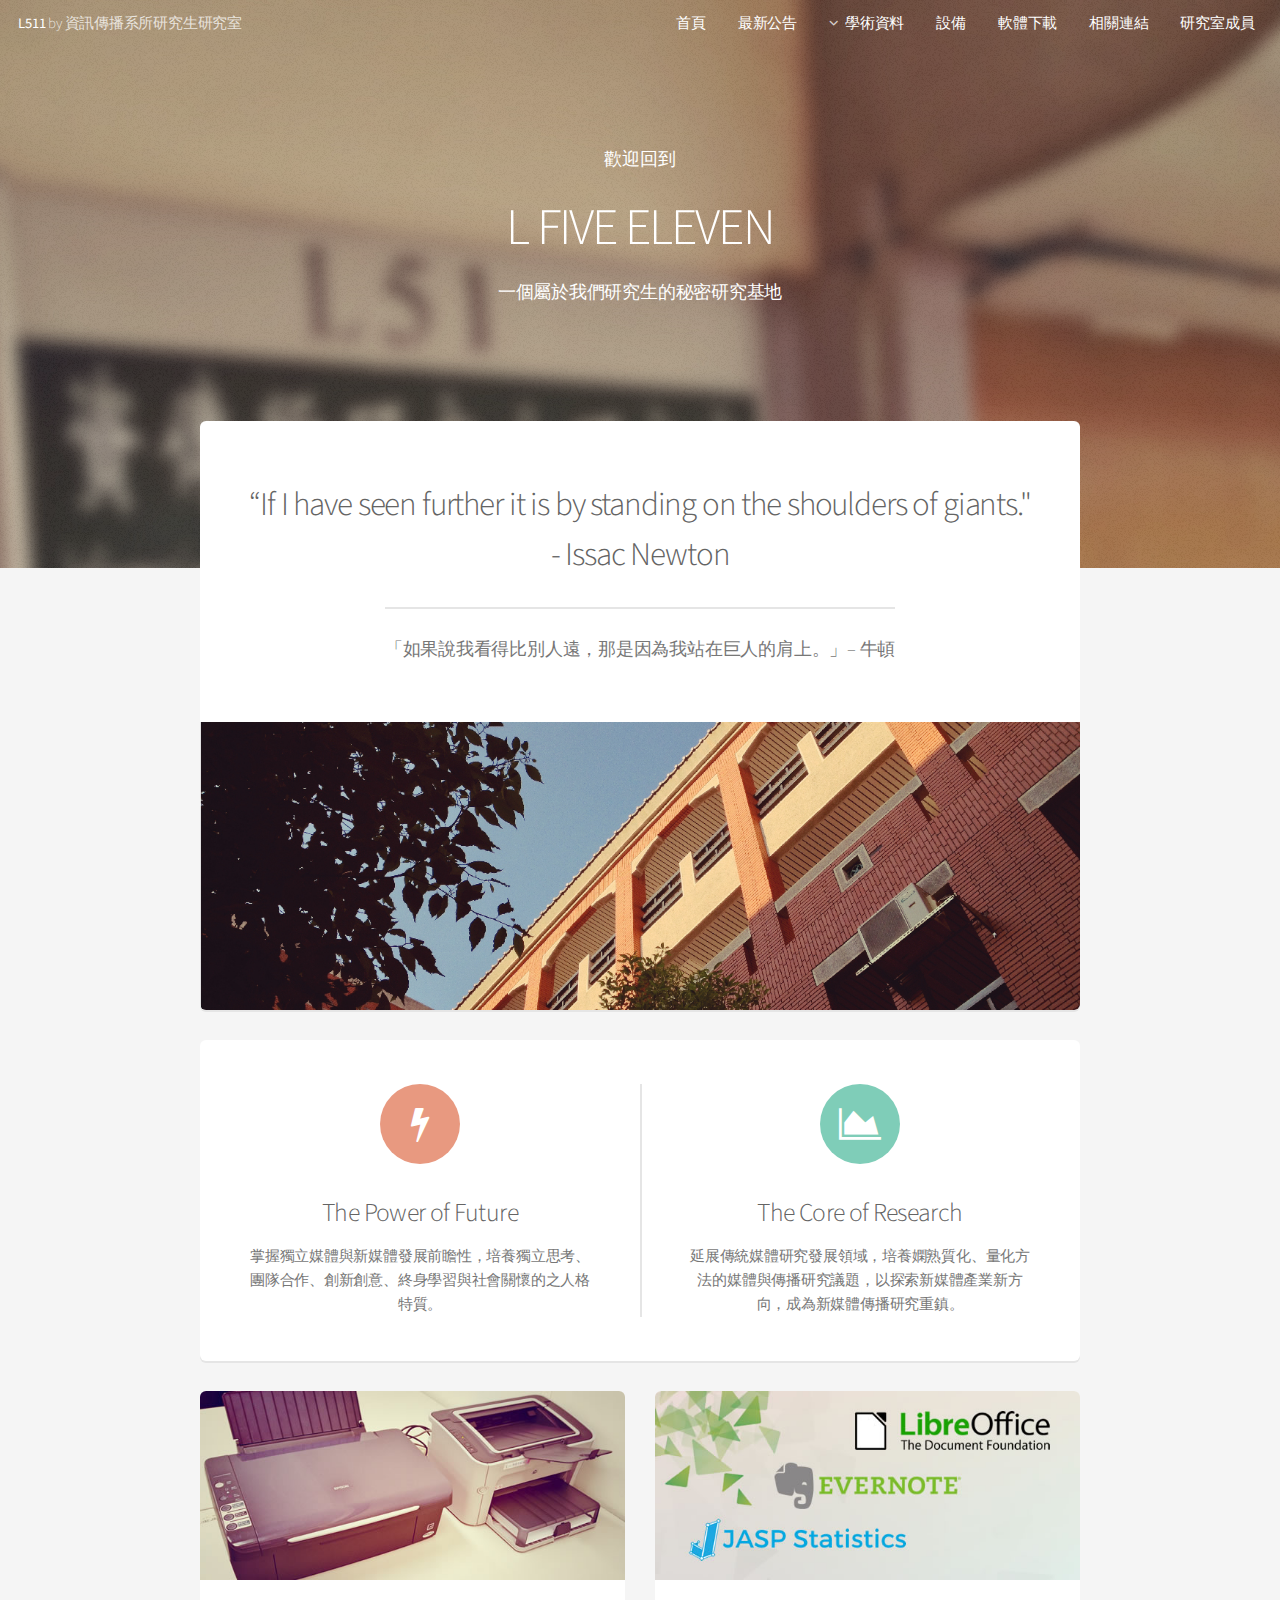
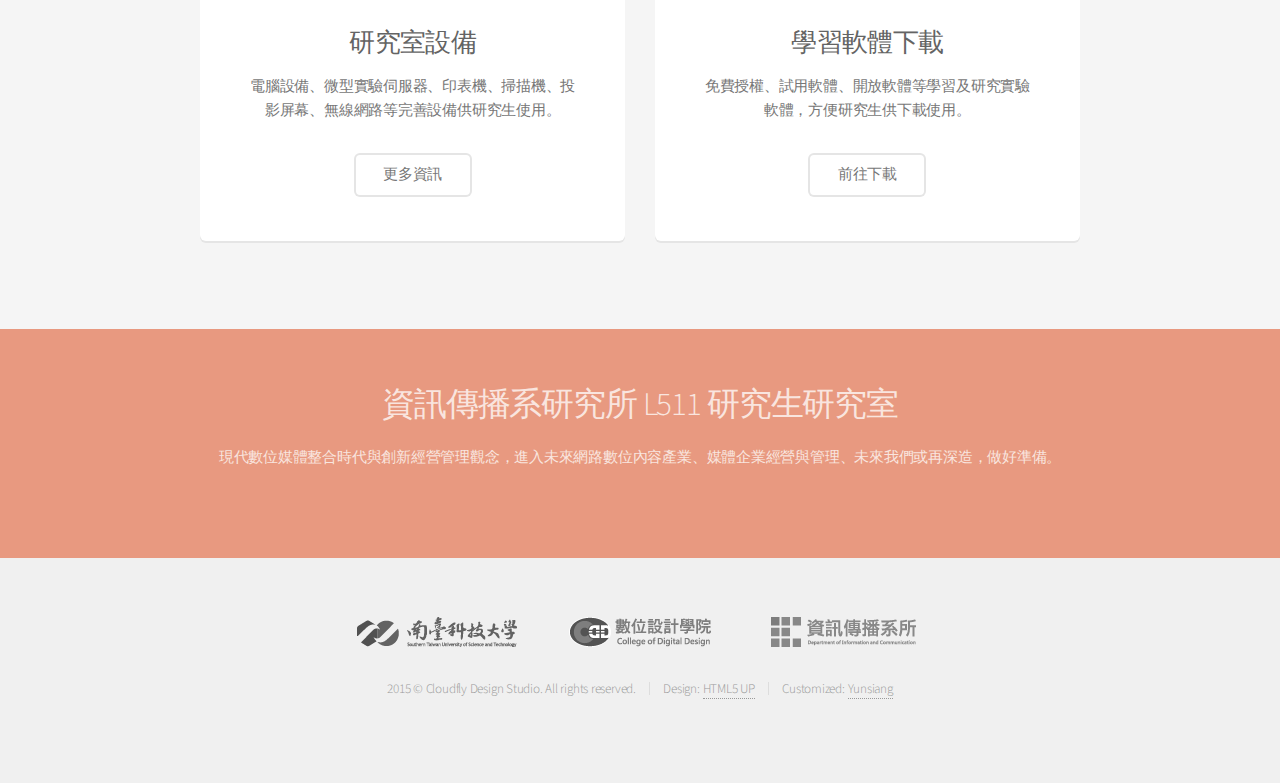
<file: index.html>
<!DOCTYPE HTML>
<!--
	Alpha by HTML5 UP
	html5up.net | @n33co
	Free for personal and commercial use under the CCA 3.0 license (html5up.net/license)
-->
<html>
	<head>
		<title>L511 資訊傳播系所研究生研究室</title>
		<meta charset="utf-8" />
		<meta name="viewport" content="width=device-width, initial-scale=1" />
		<!--[if lte IE 8]><script src="assets/js/ie/html5shiv.js"></script><![endif]-->
		<link rel="stylesheet" href="assets/css/main.css" />
		<!--[if lte IE 8]><link rel="stylesheet" href="assets/css/ie8.css" /><![endif]-->
	</head>
	<body class="landing">
		<div id="page-wrapper">

			<!-- Header -->
				<header id="header" class="alt">
					<h1><a href="index.html">L511</a> by 資訊傳播系所研究生研究室</h1>
					<nav id="nav">
						<ul>
							<li><a href="index.html">首頁</a></li>
                            <li><a href="index.html">最新公告</a></li>
							<li>
								<a href="#" class="icon fa-angle-down">學術資料</a>
								<ul>
									<li><a href="generic.html">學術研討會</a></li>
									<li><a href="contact.html">出版資訊</a></li>
									<li><a href="elements.html">教學資料</a></li>
                                    <li><a href="elements.html">典藏資料</a></li>
								</ul>
							</li>
                            <li><a href="equipments.html">設備</a></li>
                            <li><a href="download.html">軟體下載</a></li>
                            <li><a href="links.html">相關連結</a></li>
                            <li><a href="members.html">研究室成員</a></li>
						</ul>
					</nav>
				</header>

			<!-- Banner -->
				<section id="banner">
                    <p>歡迎回到</p>
					<h2>L FIVE ELEVEN</h2>
					<p>一個屬於我們研究生的秘密研究基地</p>
					<!--<ul class="actions">
						<li><a href="#" class="button special">Sign Up</a></li>
						<li><a href="#" class="button">Learn More</a></li>
					</ul>-->
				</section>

			<!-- Main -->
				<section id="main" class="container">

					<section class="box special">
						<header class="major">
							<h2>“If I have seen further it is by standing on the shoulders of giants."
							<br />
							- Issac Newton</h2>
							<p>「如果說我看得比別人遠，那是因為我站在巨人的肩上。」– 牛頓</p>
						</header>
						<span class="image featured"><img src="images/pic01.jpg" alt="" /></span>
					</section>

					<section class="box special features">
						<div class="features-row">
							<section>
								<span class="icon major fa-bolt accent2"></span>
								<h3>The Power of Future</h3>
								<p>掌握獨立媒體與新媒體發展前瞻性，培養獨立思考、團隊合作、創新創意、終身學習與社會關懷的之人格特質。</p>
							</section>
							<section>
								<span class="icon major fa-area-chart accent3"></span>
								<h3>The Core of Research</h3>
								<p>延展傳統媒體研究發展領域，培養嫻熟質化、量化方法的媒體與傳播研究議題，以探索新媒體產業新方向，成為新媒體傳播研究重鎮。</p>
							</section>
						</div>
					</section>

					<div class="row">
						<div class="6u 12u(narrower)">

							<section class="box special">
								<span class="image featured"><img src="images/pic02.jpg" alt="" /></span>
								<h3>研究室設備</h3>
								<p>電腦設備、微型實驗伺服器、印表機、掃描機、投影屏幕、無線網路等完善設備供研究生使用。</p>
								<ul class="actions">
									<li><a href="equipments.html" class="button alt">更多資訊</a></li>
								</ul>
							</section>

						</div>
						<div class="6u 12u(narrower)">

							<section class="box special">
								<span class="image featured"><img src="images/pic03.jpg" alt="" /></span>
								<h3>學習軟體下載</h3>
								<p>免費授權、試用軟體、開放軟體等學習及研究實驗軟體，方便研究生供下載使用。</p>
								<ul class="actions">
									<li><a href="download.html" class="button alt">前往下載</a></li>
								</ul>
							</section>

						</div>
					</div>

				</section>

			<!-- CTA -->
				<section id="cta">

					<h2>資訊傳播系研究所 L511 研究生研究室</h2>
					<p>現代數位媒體整合時代與創新經營管理觀念，進入未來網路數位內容產業、媒體企業經營與管理、未來我們或再深造，做好準備。</p>

				</section>

			<!-- Footer -->
				<footer id="footer">
                    <span class="image featured"><a href="http://www.stust.edu.tw" target="_blank"><img src="images/logo/small_stust.png" alt="" /></a></span>
                    <span class="image featured"><a href="http://cdd.stust.edu.tw" target="_blank"><img src="images/logo/small_cdc.png" alt="" /></a></span>
                    <span class="image featured"><a href="http://ic.stust.edu.tw" target="_blank"><img src="images/logo/small_ic.png" alt="" /></a></span>
					<!---<ul class="icons">
						<li><a href="#" class="icon fa-twitter"><span class="label">Twitter</span></a></li>
						<li><a href="#" class="icon fa-facebook"><span class="label">Facebook</span></a></li>
						<li><a href="#" class="icon fa-instagram"><span class="label">Instagram</span></a></li>
						<li><a href="#" class="icon fa-github"><span class="label">Github</span></a></li>
						<li><a href="#" class="icon fa-dribbble"><span class="label">Dribbble</span></a></li>
						<li><a href="#" class="icon fa-google-plus"><span class="label">Google+</span></a></li>
					</ul>--->
					<ul class="copyright">
						<li>2015 &copy; Cloudfly Design Studio. All rights reserved.</li><li>Design: <a href="http://html5up.net">HTML5 UP</a></li><li>Customized: <a href="http://fototraveler.org">Yunsiang</a></li>
					</ul>
				</footer>

		</div>

		<!-- Scripts -->
			<script src="assets/js/jquery.min.js"></script>
			<script src="assets/js/jquery.dropotron.min.js"></script>
			<script src="assets/js/jquery.scrollgress.min.js"></script>
			<script src="assets/js/skel.min.js"></script>
			<script src="assets/js/util.js"></script>
			<!--[if lte IE 8]><script src="assets/js/ie/respond.min.js"></script><![endif]-->
			<script src="assets/js/main.js"></script>

	</body>
</html>
</file>
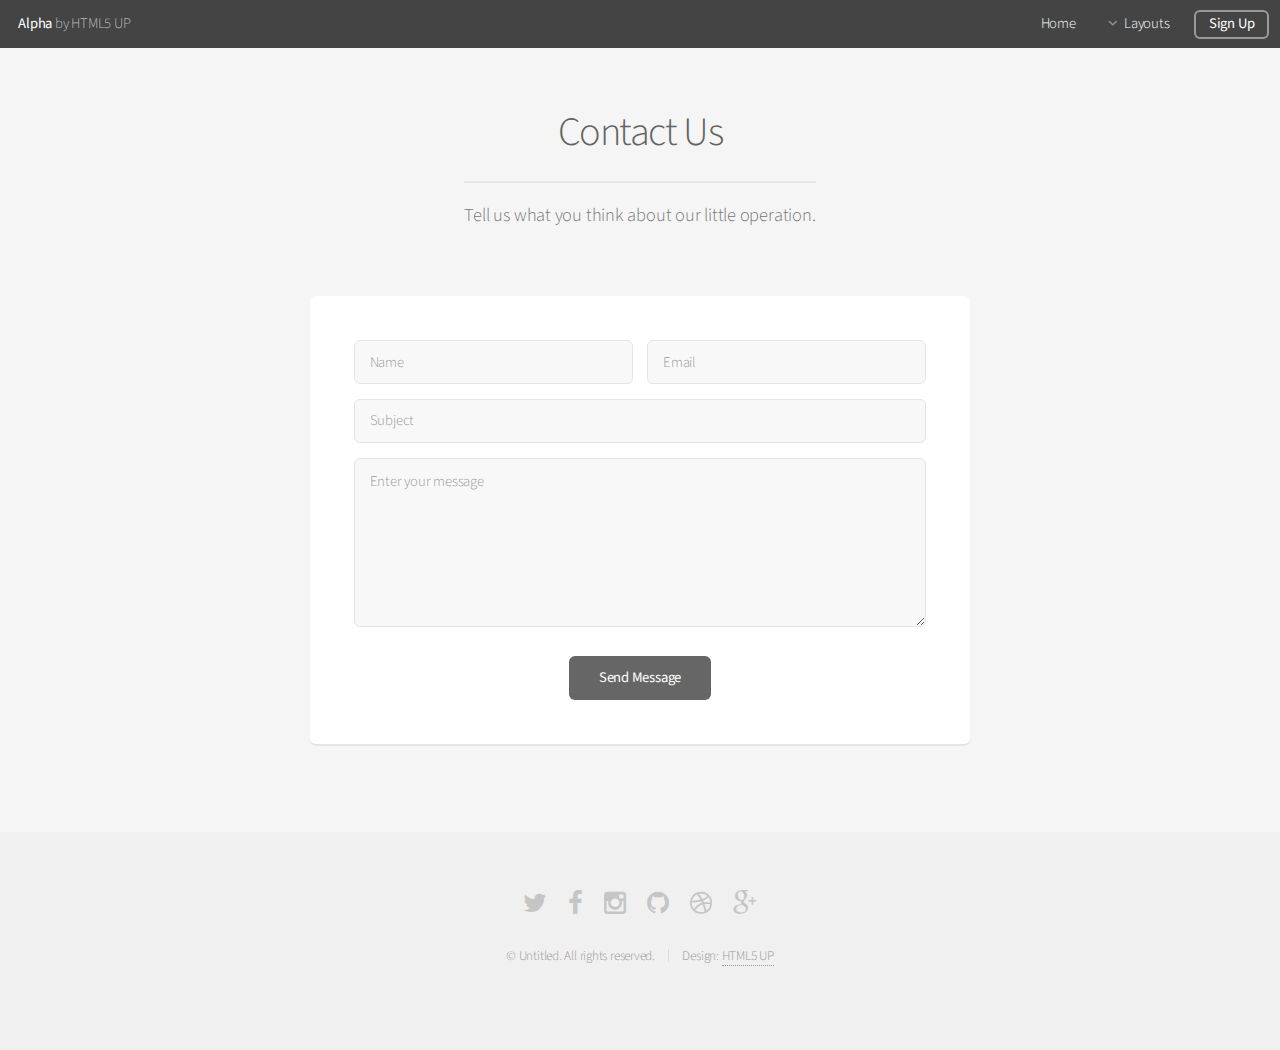
<file: contact.html>
<!DOCTYPE HTML>
<!--
	Alpha by HTML5 UP
	html5up.net | @n33co
	Free for personal and commercial use under the CCA 3.0 license (html5up.net/license)
-->
<html>
	<head>
		<title>Contact - Alpha by HTML5 UP</title>
		<meta charset="utf-8" />
		<meta name="viewport" content="width=device-width, initial-scale=1" />
		<!--[if lte IE 8]><script src="assets/js/ie/html5shiv.js"></script><![endif]-->
		<link rel="stylesheet" href="assets/css/main.css" />
		<!--[if lte IE 8]><link rel="stylesheet" href="assets/css/ie8.css" /><![endif]-->
	</head>
	<body>
		<div id="page-wrapper">

			<!-- Header -->
				<header id="header">
					<h1><a href="index.html">Alpha</a> by HTML5 UP</h1>
					<nav id="nav">
						<ul>
							<li><a href="index.html">Home</a></li>
							<li>
								<a href="#" class="icon fa-angle-down">Layouts</a>
								<ul>
									<li><a href="generic.html">Generic</a></li>
									<li><a href="contact.html">Contact</a></li>
									<li><a href="elements.html">Elements</a></li>
									<li>
										<a href="#">Submenu</a>
										<ul>
											<li><a href="#">Option One</a></li>
											<li><a href="#">Option Two</a></li>
											<li><a href="#">Option Three</a></li>
											<li><a href="#">Option Four</a></li>
										</ul>
									</li>
								</ul>
							</li>
							<li><a href="#" class="button">Sign Up</a></li>
						</ul>
					</nav>
				</header>

			<!-- Main -->
				<section id="main" class="container 75%">
					<header>
						<h2>Contact Us</h2>
						<p>Tell us what you think about our little operation.</p>
					</header>
					<div class="box">
						<form method="post" action="#">
							<div class="row uniform 50%">
								<div class="6u 12u(mobilep)">
									<input type="text" name="name" id="name" value="" placeholder="Name" />
								</div>
								<div class="6u 12u(mobilep)">
									<input type="email" name="email" id="email" value="" placeholder="Email" />
								</div>
							</div>
							<div class="row uniform 50%">
								<div class="12u">
									<input type="text" name="subject" id="subject" value="" placeholder="Subject" />
								</div>
							</div>
							<div class="row uniform 50%">
								<div class="12u">
									<textarea name="message" id="message" placeholder="Enter your message" rows="6"></textarea>
								</div>
							</div>
							<div class="row uniform">
								<div class="12u">
									<ul class="actions align-center">
										<li><input type="submit" value="Send Message" /></li>
									</ul>
								</div>
							</div>
						</form>
					</div>
				</section>

			<!-- Footer -->
				<footer id="footer">
					<ul class="icons">
						<li><a href="#" class="icon fa-twitter"><span class="label">Twitter</span></a></li>
						<li><a href="#" class="icon fa-facebook"><span class="label">Facebook</span></a></li>
						<li><a href="#" class="icon fa-instagram"><span class="label">Instagram</span></a></li>
						<li><a href="#" class="icon fa-github"><span class="label">Github</span></a></li>
						<li><a href="#" class="icon fa-dribbble"><span class="label">Dribbble</span></a></li>
						<li><a href="#" class="icon fa-google-plus"><span class="label">Google+</span></a></li>
					</ul>
					<ul class="copyright">
						<li>&copy; Untitled. All rights reserved.</li><li>Design: <a href="http://html5up.net">HTML5 UP</a></li>
					</ul>
				</footer>

		</div>

		<!-- Scripts -->
			<script src="assets/js/jquery.min.js"></script>
			<script src="assets/js/jquery.dropotron.min.js"></script>
			<script src="assets/js/jquery.scrollgress.min.js"></script>
			<script src="assets/js/skel.min.js"></script>
			<script src="assets/js/util.js"></script>
			<!--[if lte IE 8]><script src="assets/js/ie/respond.min.js"></script><![endif]-->
			<script src="assets/js/main.js"></script>

	</body>
</html>
</file>
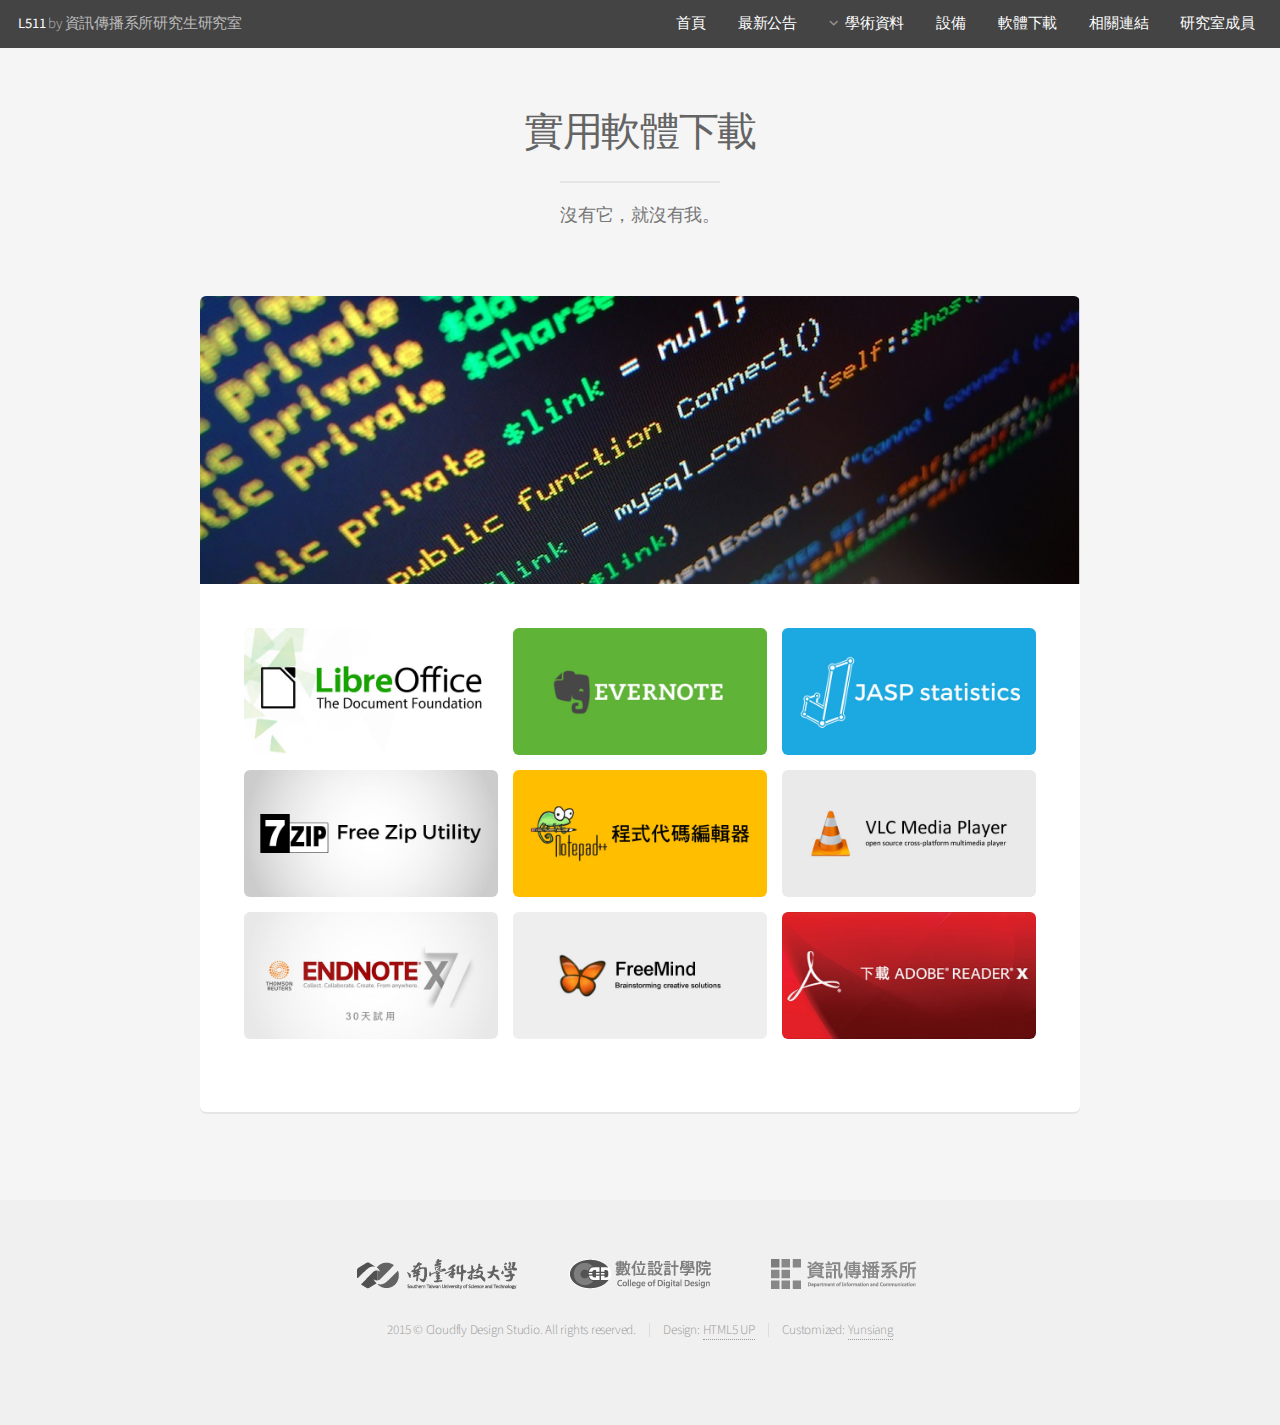
<file: download.html>
<!DOCTYPE HTML>
<!--
	Alpha by HTML5 UP
	html5up.net | @n33co
	Free for personal and commercial use under the CCA 3.0 license (html5up.net/license)
-->
<html>
	<head>
		<title>軟體下載 － L511</title>
		<meta charset="utf-8" />
		<meta name="viewport" content="width=device-width, initial-scale=1" />
		<!--[if lte IE 8]><script src="assets/js/ie/html5shiv.js"></script><![endif]-->
		<link rel="stylesheet" href="assets/css/main.css" />
		<!--[if lte IE 8]><link rel="stylesheet" href="assets/css/ie8.css" /><![endif]-->
	</head>
	<body>
		<div id="page-wrapper">

			<!-- Header -->
				<header id="header">
					<h1><a href="index.html">L511</a> by 資訊傳播系所研究生研究室</h1>
					<nav id="nav">
						<ul>
							<li><a href="index.html">首頁</a></li>
                            <li><a href="index.html">最新公告</a></li>
							<li>
								<a href="#" class="icon fa-angle-down">學術資料</a>
								<ul>
									<li><a href="generic.html">學術研討會</a></li>
									<li><a href="contact.html">出版資訊</a></li>
									<li><a href="elements.html">教學資料</a></li>
                                    <li><a href="elements.html">典藏資料</a></li>
								</ul>
							</li>
                            <li><a href="equipments.html">設備</a></li>
                            <li><a href="download.html">軟體下載</a></li>
                            <li><a href="links.html">相關連結</a></li>
                            <li><a href="members.html">研究室成員</a></li>
						</ul>
					</nav>
				</header>

			<!-- Main -->
				<section id="main" class="container">
					<header>
						<h2>實用軟體下載</h2>
						<p>沒有它，就沒有我。</p>
					</header>
					<div class="box">
						<span class="image featured"><img src="images/software.jpg" alt="" /></span>
                        <div class="box alt">
                            <div class="row no-collapse 50% uniform">
                                <div class="4u"><span class="image fit"><a href="https://zh-tw.libreoffice.org/download/libreoffice-fresh/" target="_blank"><img src="images/download_img/office.jpg" alt="" /></a></span></div>
                                <div class="4u"><span class="image fit"><a href="https://evernote.com/products/" target="_blank"><img src="images/download_img/evernote.jpg" alt="" /></a></span></div>
                                <div class="4u"><span class="image fit"><a href="https://jasp-stats.org/download/" target="_blank"><img src="images/download_img/jasp.jpg" alt="" /></a></span></div>
                            </div>
                            <div class="row no-collapse 50% uniform">
                                <div class="4u"><span class="image fit"><a href="http://www.developershome.com/7-zip/" target="_blank"><img src="images/download_img/7zip.jpg" alt="" /></a></span></div>
                                <div class="4u"><span class="image fit"><a href="https://notepad-plus-plus.org/zh/" target="_blank"><img src="images/download_img/notepad.jpg" alt="" /></a></span></div>
                                <div class="4u"><span class="image fit"><a href="https://www.videolan.org/vlc/index.zh_TW.html" target="_blank"><img src="images/download_img/mediaplayer.jpg" alt="" /></a></span></div>
                            </div>
                            <div class="row no-collapse 50% uniform">
                                <div class="4u"><span class="image fit"><a href="http://www.lib.ntu.edu.tw/node/862" target="_blank"><img src="images/download_img/endnote.jpg" alt="" /></a></span></div>
                                <div class="4u"><span class="image fit"><a href="http://freemind.sourceforge.net/wiki/index.php/Main_Page#Download_and_install" target="_blank"><img src="images/download_img/freemind.jpg" alt="" /></a></span></div>
                                <div class="4u"><span class="image fit"><a href="https://get.adobe.com/tw/reader/" target="_blank"><img src="images/download_img/adobe.jpg" alt="" /></a></span></div>
                            </div>
                        </div>
					</div>
				</section>

			<!-- Footer -->
				<footer id="footer">
                    <span class="image featured"><a href="http://www.stust.edu.tw" target="_blank"><img src="images/logo/small_stust.png" alt="" /></a></span>
                    <span class="image featured"><a href="http://cdd.stust.edu.tw" target="_blank"><img src="images/logo/small_cdc.png" alt="" /></a></span>
                    <span class="image featured"><a href="http://ic.stust.edu.tw" target="_blank"><img src="images/logo/small_ic.png" alt="" /></a></span>
					<!---<ul class="icons">
						<li><a href="#" class="icon fa-twitter"><span class="label">Twitter</span></a></li>
						<li><a href="#" class="icon fa-facebook"><span class="label">Facebook</span></a></li>
						<li><a href="#" class="icon fa-instagram"><span class="label">Instagram</span></a></li>
						<li><a href="#" class="icon fa-github"><span class="label">Github</span></a></li>
						<li><a href="#" class="icon fa-dribbble"><span class="label">Dribbble</span></a></li>
						<li><a href="#" class="icon fa-google-plus"><span class="label">Google+</span></a></li>
					</ul>--->
					<ul class="copyright">
						<li>2015 &copy; Cloudfly Design Studio. All rights reserved.</li><li>Design: <a href="http://html5up.net">HTML5 UP</a></li><li>Customized: <a href="http://fototraveler.org">Yunsiang</a></li>
					</ul>
				</footer>

		</div>

		<!-- Scripts -->
			<script src="assets/js/jquery.min.js"></script>
			<script src="assets/js/jquery.dropotron.min.js"></script>
			<script src="assets/js/jquery.scrollgress.min.js"></script>
			<script src="assets/js/skel.min.js"></script>
			<script src="assets/js/util.js"></script>
			<!--[if lte IE 8]><script src="assets/js/ie/respond.min.js"></script><![endif]-->
			<script src="assets/js/main.js"></script>

	</body>
</html>
</file>
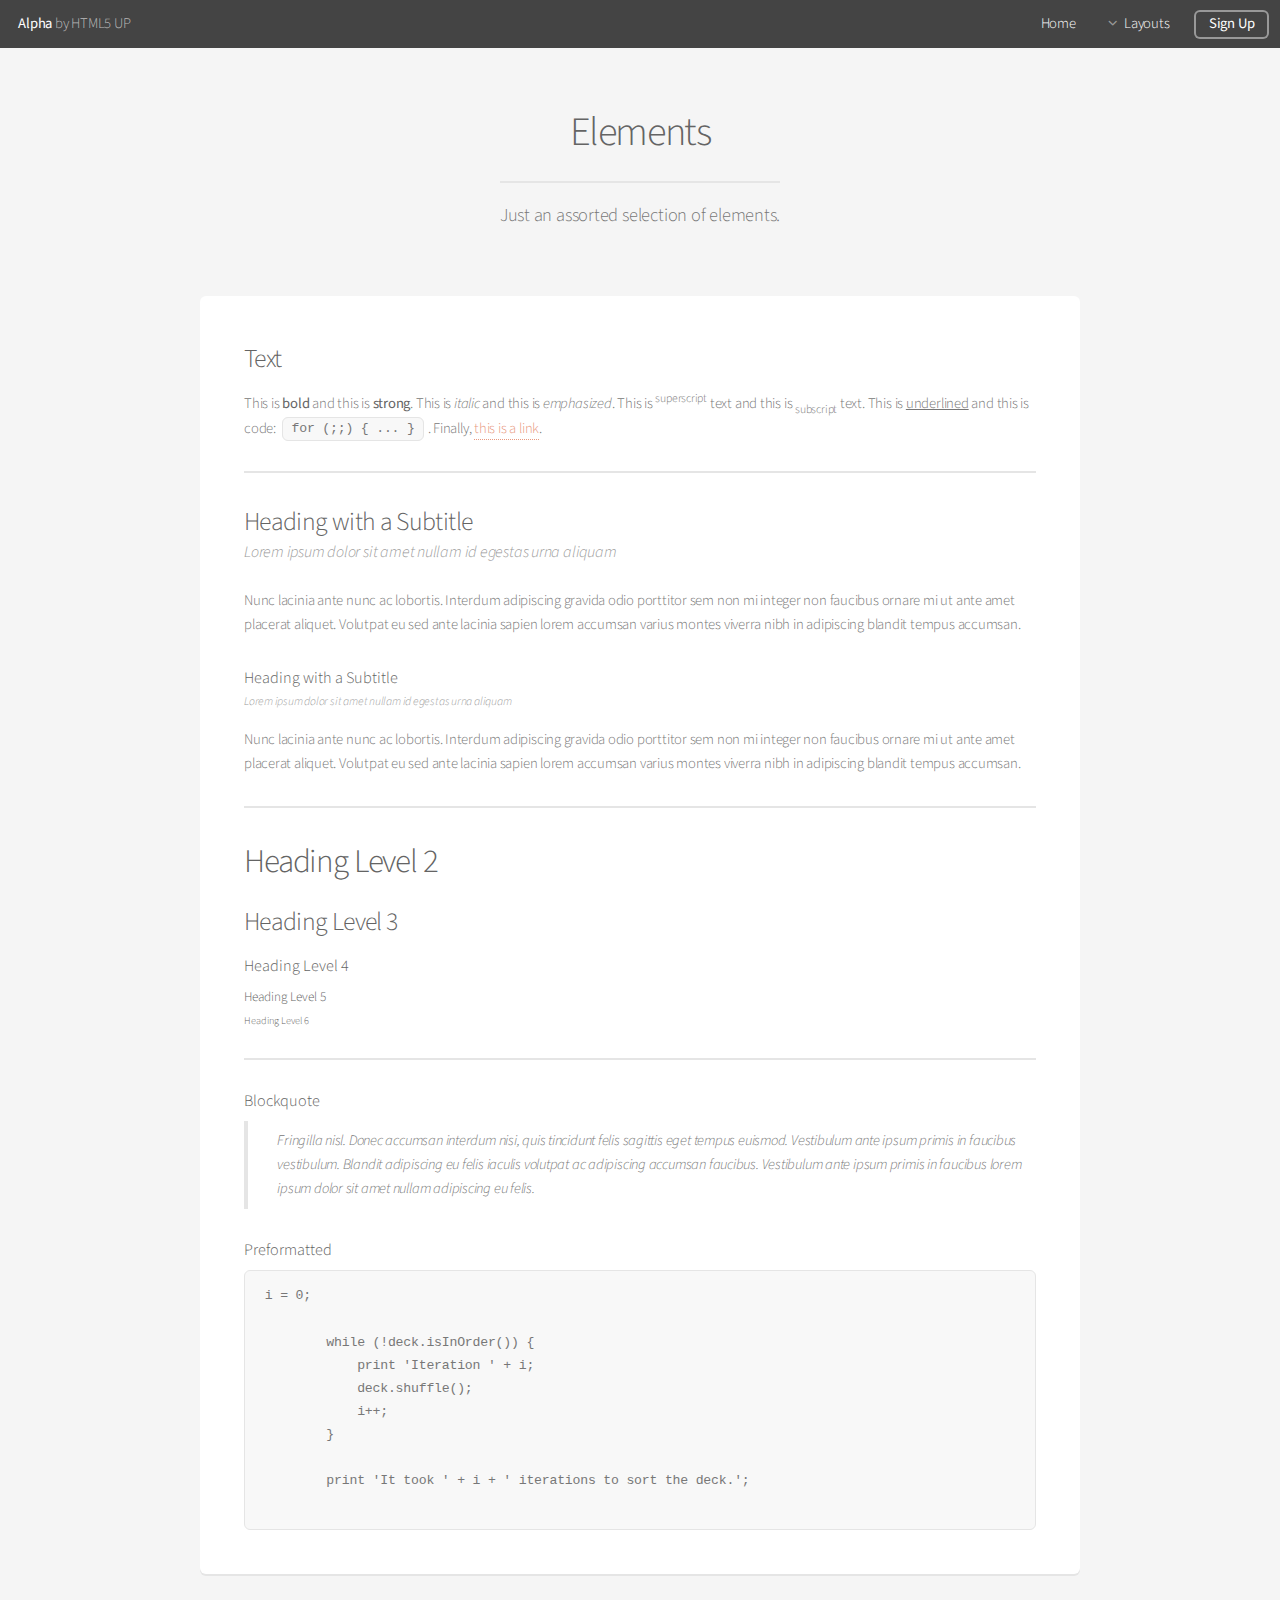
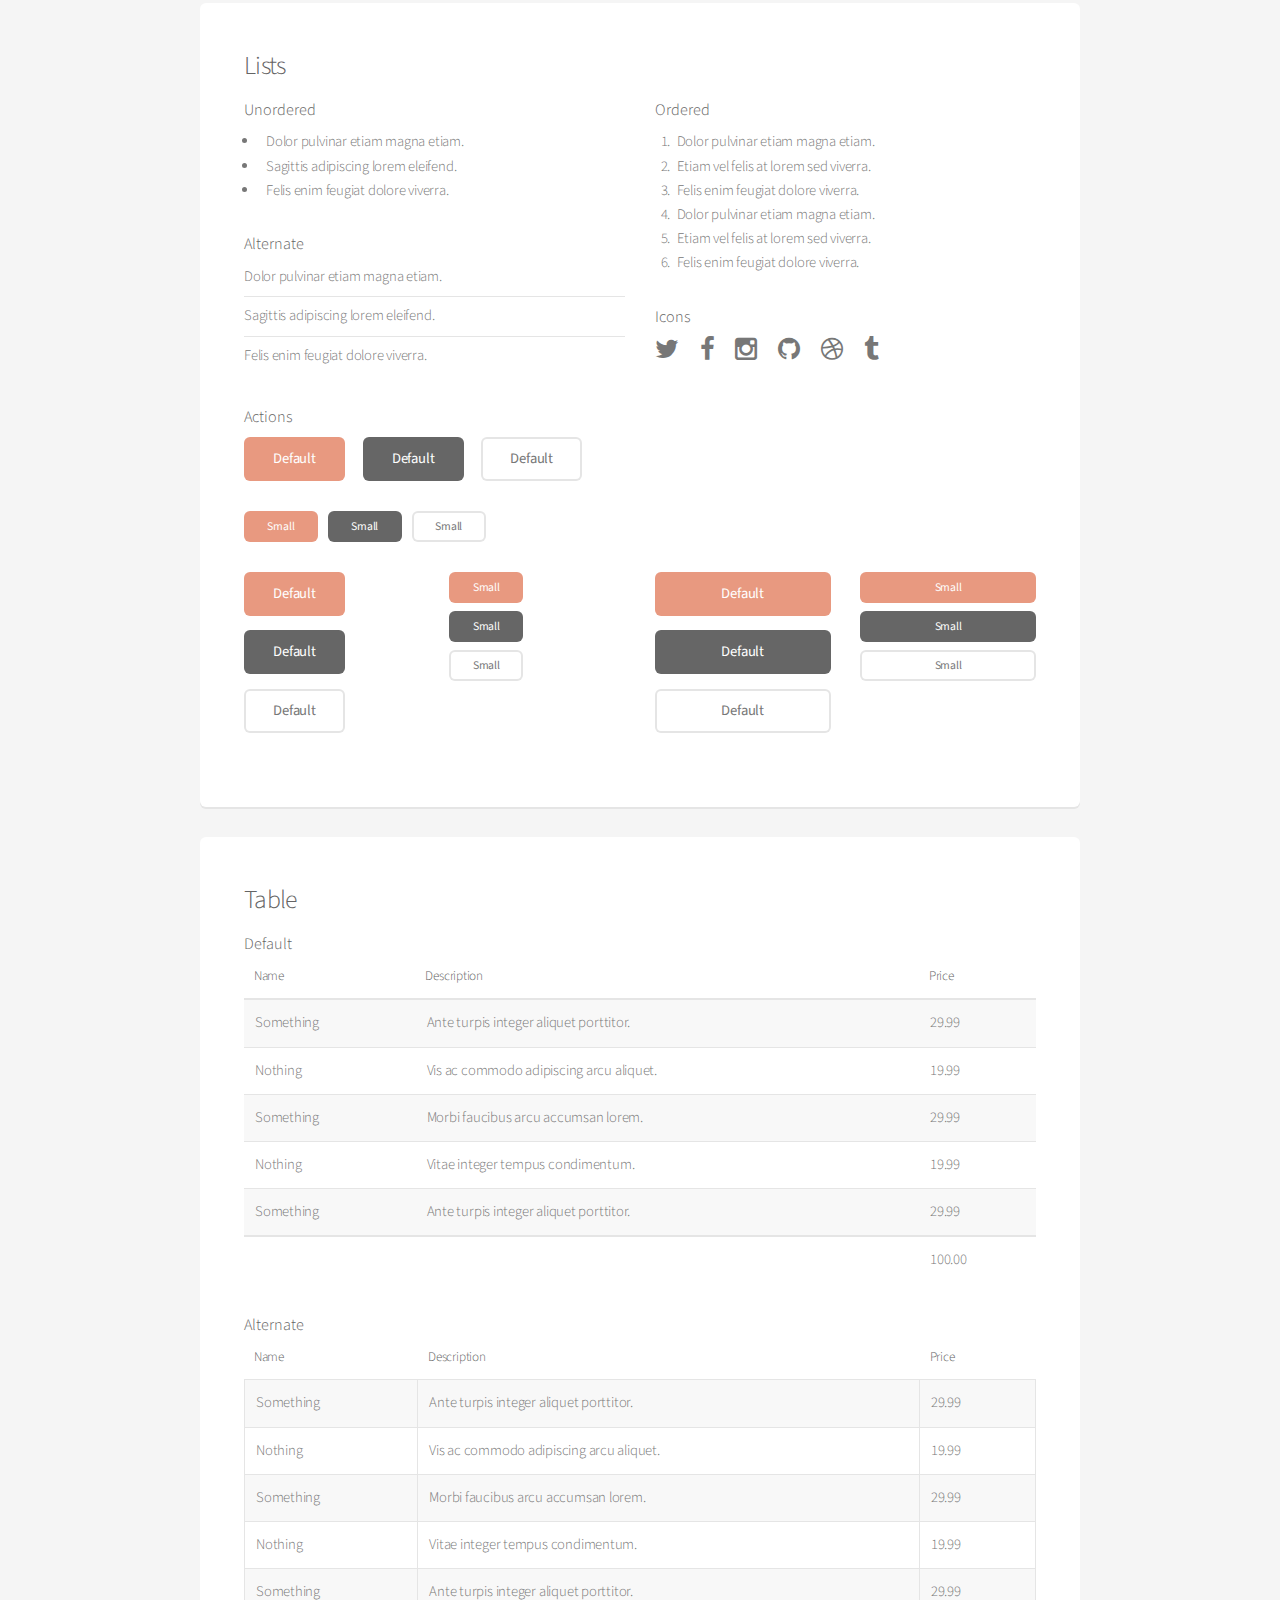
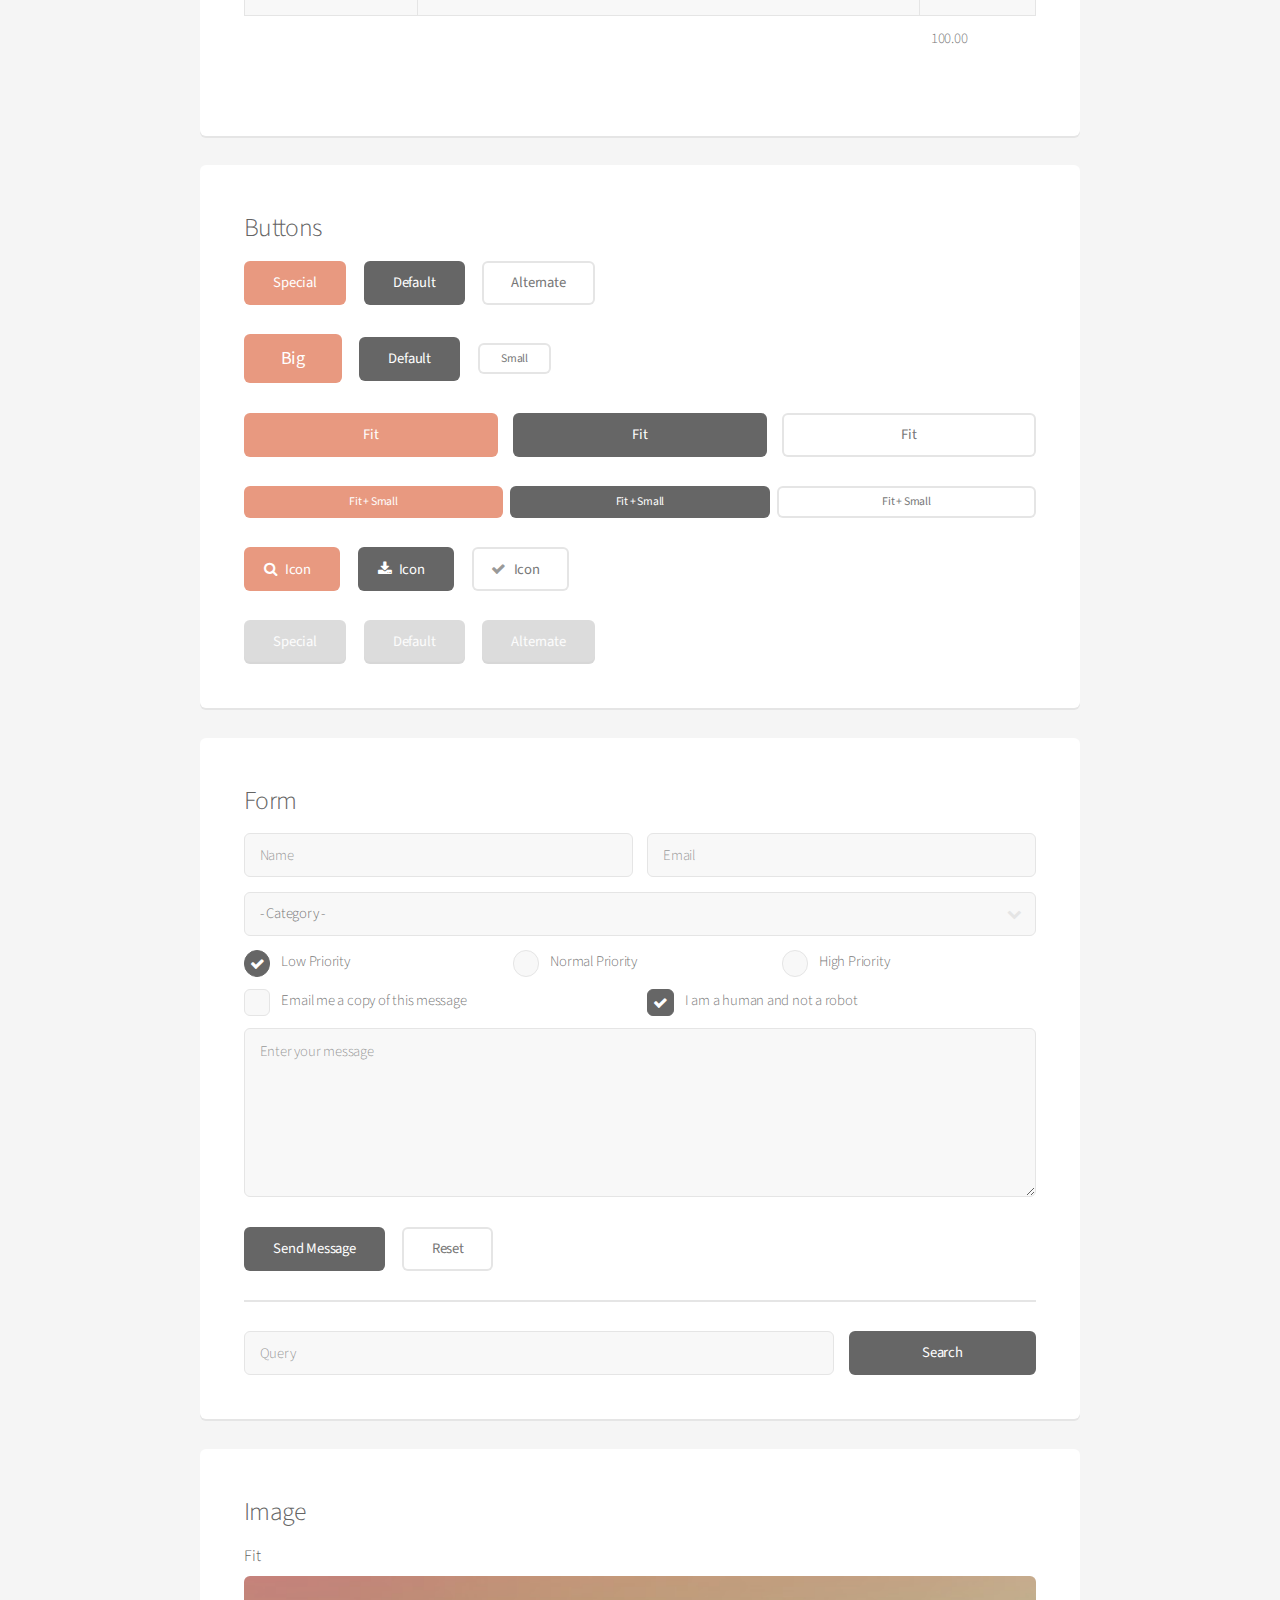
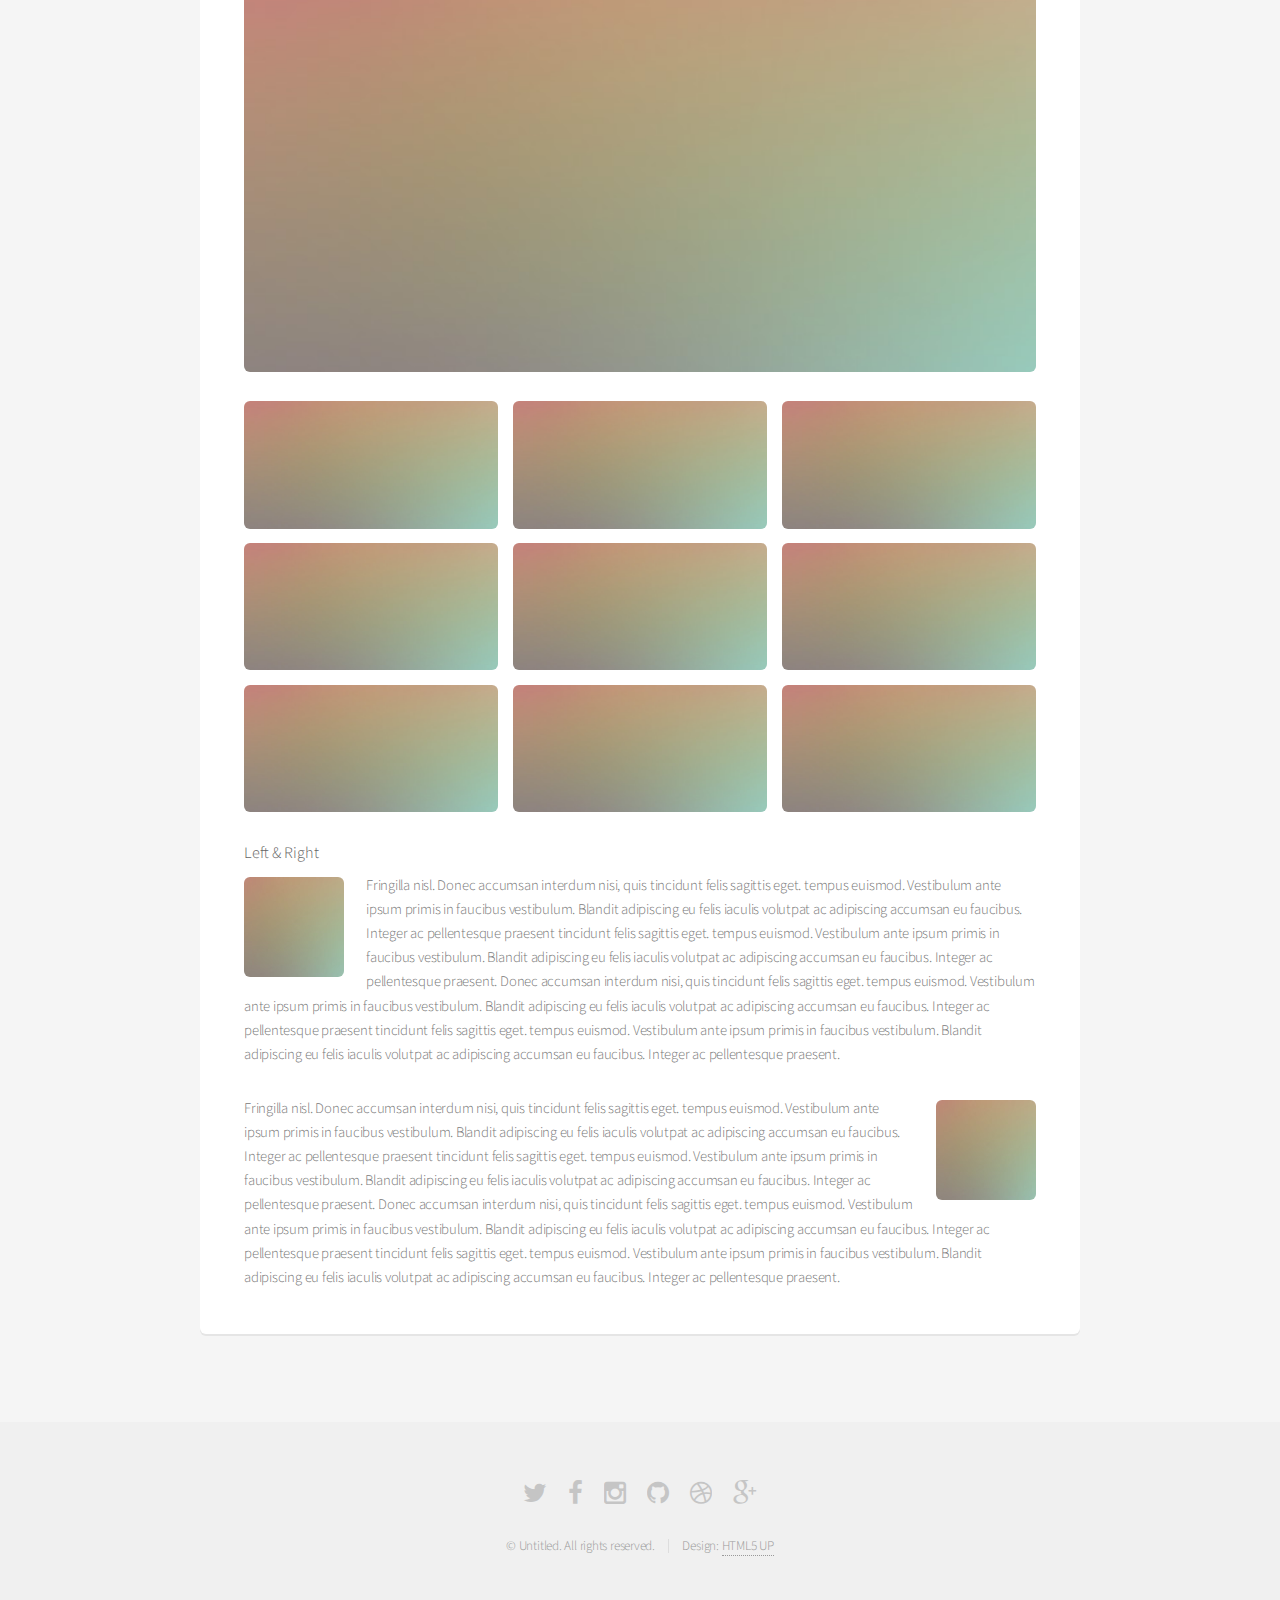
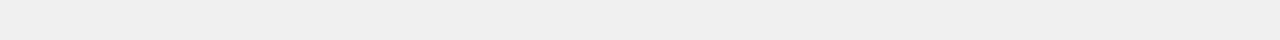
<file: elements.html>
<!DOCTYPE HTML>
<!--
	Alpha by HTML5 UP
	html5up.net | @n33co
	Free for personal and commercial use under the CCA 3.0 license (html5up.net/license)
-->
<html>
	<head>
		<title>Elements - Alpha by HTML5 UP</title>
		<meta charset="utf-8" />
		<meta name="viewport" content="width=device-width, initial-scale=1" />
		<!--[if lte IE 8]><script src="assets/js/ie/html5shiv.js"></script><![endif]-->
		<link rel="stylesheet" href="assets/css/main.css" />
		<!--[if lte IE 8]><link rel="stylesheet" href="assets/css/ie8.css" /><![endif]-->
	</head>
	<body>
		<div id="page-wrapper">

			<!-- Header -->
				<header id="header">
					<h1><a href="index.html">Alpha</a> by HTML5 UP</h1>
					<nav id="nav">
						<ul>
							<li><a href="index.html">Home</a></li>
							<li>
								<a href="#" class="icon fa-angle-down">Layouts</a>
								<ul>
									<li><a href="generic.html">Generic</a></li>
									<li><a href="contact.html">Contact</a></li>
									<li><a href="elements.html">Elements</a></li>
									<li>
										<a href="#">Submenu</a>
										<ul>
											<li><a href="#">Option One</a></li>
											<li><a href="#">Option Two</a></li>
											<li><a href="#">Option Three</a></li>
											<li><a href="#">Option Four</a></li>
										</ul>
									</li>
								</ul>
							</li>
							<li><a href="#" class="button">Sign Up</a></li>
						</ul>
					</nav>
				</header>

			<!-- Main -->
				<section id="main" class="container">
					<header>
						<h2>Elements</h2>
						<p>Just an assorted selection of elements.</p>
					</header>
					<div class="row">
						<div class="12u">

							<!-- Text -->
								<section class="box">
									<h3>Text</h3>
									<p>This is <b>bold</b> and this is <strong>strong</strong>. This is <i>italic</i> and this is <em>emphasized</em>.
									This is <sup>superscript</sup> text and this is <sub>subscript</sub> text.
									This is <u>underlined</u> and this is code: <code>for (;;) { ... }</code>. Finally, <a href="#">this is a link</a>.</p>

									<hr />

									<header>
										<h3>Heading with a Subtitle</h3>
										<p>Lorem ipsum dolor sit amet nullam id egestas urna aliquam</p>
									</header>
									<p>Nunc lacinia ante nunc ac lobortis. Interdum adipiscing gravida odio porttitor sem non mi integer non faucibus ornare mi ut ante amet placerat aliquet. Volutpat eu sed ante lacinia sapien lorem accumsan varius montes viverra nibh in adipiscing blandit tempus accumsan.</p>
									<header>
										<h4>Heading with a Subtitle</h4>
										<p>Lorem ipsum dolor sit amet nullam id egestas urna aliquam</p>
									</header>
									<p>Nunc lacinia ante nunc ac lobortis. Interdum adipiscing gravida odio porttitor sem non mi integer non faucibus ornare mi ut ante amet placerat aliquet. Volutpat eu sed ante lacinia sapien lorem accumsan varius montes viverra nibh in adipiscing blandit tempus accumsan.</p>

									<hr />

									<h2>Heading Level 2</h2>
									<h3>Heading Level 3</h3>
									<h4>Heading Level 4</h4>
									<h5>Heading Level 5</h5>
									<h6>Heading Level 6</h6>

									<hr />

									<h4>Blockquote</h4>
									<blockquote>Fringilla nisl. Donec accumsan interdum nisi, quis tincidunt felis sagittis eget tempus euismod. Vestibulum ante ipsum primis in faucibus vestibulum. Blandit adipiscing eu felis iaculis volutpat ac adipiscing accumsan faucibus. Vestibulum ante ipsum primis in faucibus lorem ipsum dolor sit amet nullam adipiscing eu felis.</blockquote>

									<h4>Preformatted</h4>
									<pre>i = 0;

	while (!deck.isInOrder()) {
	    print 'Iteration ' + i;
	    deck.shuffle();
	    i++;
	}

	print 'It took ' + i + ' iterations to sort the deck.';
	</pre>
								</section>

						</div>
					</div>
					<div class="row">
						<div class="12u">

							<!-- Lists -->
								<section class="box">
									<h3>Lists</h3>
									<div class="row">
										<div class="6u 12u(mobilep)">

											<h4>Unordered</h4>
											<ul>
												<li>Dolor pulvinar etiam magna etiam.</li>
												<li>Sagittis adipiscing lorem eleifend.</li>
												<li>Felis enim feugiat dolore viverra.</li>
											</ul>

											<h4>Alternate</h4>
											<ul class="alt">
												<li>Dolor pulvinar etiam magna etiam.</li>
												<li>Sagittis adipiscing lorem eleifend.</li>
												<li>Felis enim feugiat dolore viverra.</li>
											</ul>

										</div>
										<div class="6u 12u(mobilep)">

											<h4>Ordered</h4>
											<ol>
												<li>Dolor pulvinar etiam magna etiam.</li>
												<li>Etiam vel felis at lorem sed viverra.</li>
												<li>Felis enim feugiat dolore viverra.</li>
												<li>Dolor pulvinar etiam magna etiam.</li>
												<li>Etiam vel felis at lorem sed viverra.</li>
												<li>Felis enim feugiat dolore viverra.</li>
											</ol>

											<h4>Icons</h4>
											<ul class="icons">
												<li><a href="#" class="icon fa-twitter"><span class="label">Twitter</span></a></li>
												<li><a href="#" class="icon fa-facebook"><span class="label">Facebook</span></a></li>
												<li><a href="#" class="icon fa-instagram"><span class="label">Instagram</span></a></li>
												<li><a href="#" class="icon fa-github"><span class="label">Github</span></a></li>
												<li><a href="#" class="icon fa-dribbble"><span class="label">Dribbble</span></a></li>
												<li><a href="#" class="icon fa-tumblr"><span class="label">Tumblr</span></a></li>
											</ul>

										</div>
									</div>

									<h4>Actions</h4>
									<ul class="actions">
										<li><a href="#" class="button special">Default</a></li>
										<li><a href="#" class="button">Default</a></li>
										<li><a href="#" class="button alt">Default</a></li>
									</ul>
									<ul class="actions small">
										<li><a href="#" class="button special small">Small</a></li>
										<li><a href="#" class="button small">Small</a></li>
										<li><a href="#" class="button alt small">Small</a></li>
									</ul>
									<div class="row">
										<div class="3u 6u(narrower) 12u$(mobilep)">
											<ul class="actions vertical">
												<li><a href="#" class="button special">Default</a></li>
												<li><a href="#" class="button">Default</a></li>
												<li><a href="#" class="button alt">Default</a></li>
											</ul>
										</div>
										<div class="3u 6u$(narrower) 12u$(mobilep)">
											<ul class="actions vertical small">
												<li><a href="#" class="button special small">Small</a></li>
												<li><a href="#" class="button small">Small</a></li>
												<li><a href="#" class="button alt small">Small</a></li>
											</ul>
										</div>
										<div class="3u 6u(narrower) 12u$(mobilep)">
											<ul class="actions vertical">
												<li><a href="#" class="button special fit">Default</a></li>
												<li><a href="#" class="button fit">Default</a></li>
												<li><a href="#" class="button alt fit">Default</a></li>
											</ul>
										</div>
										<div class="3u 6u$(narrower) 12u$(mobilep)">
											<ul class="actions vertical small">
												<li><a href="#" class="button special small fit">Small</a></li>
												<li><a href="#" class="button small fit">Small</a></li>
												<li><a href="#" class="button alt small fit">Small</a></li>
											</ul>
										</div>
									</div>
								</section>

						</div>
					</div>
					<div class="row">
						<div class="12u">

							<!-- Table -->
								<section class="box">
									<h3>Table</h3>

									<h4>Default</h4>
									<div class="table-wrapper">
										<table>
											<thead>
												<tr>
													<th>Name</th>
													<th>Description</th>
													<th>Price</th>
												</tr>
											</thead>
											<tbody>
												<tr>
													<td>Something</td>
													<td>Ante turpis integer aliquet porttitor.</td>
													<td>29.99</td>
												</tr>
												<tr>
													<td>Nothing</td>
													<td>Vis ac commodo adipiscing arcu aliquet.</td>
													<td>19.99</td>
												</tr>
												<tr>
													<td>Something</td>
													<td> Morbi faucibus arcu accumsan lorem.</td>
													<td>29.99</td>
												</tr>
												<tr>
													<td>Nothing</td>
													<td>Vitae integer tempus condimentum.</td>
													<td>19.99</td>
												</tr>
												<tr>
													<td>Something</td>
													<td>Ante turpis integer aliquet porttitor.</td>
													<td>29.99</td>
												</tr>
											</tbody>
											<tfoot>
												<tr>
													<td colspan="2"></td>
													<td>100.00</td>
												</tr>
											</tfoot>
										</table>
									</div>

									<h4>Alternate</h4>
									<div class="table-wrapper">
										<table class="alt">
											<thead>
												<tr>
													<th>Name</th>
													<th>Description</th>
													<th>Price</th>
												</tr>
											</thead>
											<tbody>
												<tr>
													<td>Something</td>
													<td>Ante turpis integer aliquet porttitor.</td>
													<td>29.99</td>
												</tr>
												<tr>
													<td>Nothing</td>
													<td>Vis ac commodo adipiscing arcu aliquet.</td>
													<td>19.99</td>
												</tr>
												<tr>
													<td>Something</td>
													<td> Morbi faucibus arcu accumsan lorem.</td>
													<td>29.99</td>
												</tr>
												<tr>
													<td>Nothing</td>
													<td>Vitae integer tempus condimentum.</td>
													<td>19.99</td>
												</tr>
												<tr>
													<td>Something</td>
													<td>Ante turpis integer aliquet porttitor.</td>
													<td>29.99</td>
												</tr>
											</tbody>
											<tfoot>
												<tr>
													<td colspan="2"></td>
													<td>100.00</td>
												</tr>
											</tfoot>
										</table>
									</div>
								</section>

						</div>
					</div>
					<div class="row">
						<div class="12u">

							<!-- Buttons -->
								<section class="box">
									<h3>Buttons</h3>
									<ul class="actions">
										<li><a href="#" class="button special">Special</a></li>
										<li><a href="#" class="button">Default</a></li>
										<li><a href="#" class="button alt">Alternate</a></li>
									</ul>
									<ul class="actions">
										<li><a href="#" class="button special big">Big</a></li>
										<li><a href="#" class="button">Default</a></li>
										<li><a href="#" class="button alt small">Small</a></li>
									</ul>
									<ul class="actions fit">
										<li><a href="#" class="button special fit">Fit</a></li>
										<li><a href="#" class="button fit">Fit</a></li>
										<li><a href="#" class="button alt fit">Fit</a></li>
									</ul>
									<ul class="actions fit small">
										<li><a href="#" class="button special fit small">Fit + Small</a></li>
										<li><a href="#" class="button fit small">Fit + Small</a></li>
										<li><a href="#" class="button alt fit small">Fit + Small</a></li>
									</ul>
									<ul class="actions">
										<li><a href="#" class="button special icon fa-search">Icon</a></li>
										<li><a href="#" class="button icon fa-download">Icon</a></li>
										<li><a href="#" class="button alt icon fa-check">Icon</a></li>
									</ul>
									<ul class="actions">
										<li><span class="button special disabled">Special</span></li>
										<li><span class="button disabled">Default</span></li>
										<li><span class="button alt disabled">Alternate</span></li>
									</ul>
								</section>

						</div>
					</div>
					<div class="row">
						<div class="12u">

							<!-- Form -->
								<section class="box">
									<h3>Form</h3>
									<form method="post" action="#">
										<div class="row uniform 50%">
											<div class="6u 12u(mobilep)">
												<input type="text" name="name" id="name" value="" placeholder="Name" />
											</div>
											<div class="6u 12u(mobilep)">
												<input type="email" name="email" id="email" value="" placeholder="Email" />
											</div>
										</div>
										<div class="row uniform 50%">
											<div class="12u">
												<div class="select-wrapper">
													<select name="category" id="category">
														<option value="">- Category -</option>
														<option value="1">Manufacturing</option>
														<option value="1">Shipping</option>
														<option value="1">Administration</option>
														<option value="1">Human Resources</option>
													</select>
												</div>
											</div>
										</div>
										<div class="row uniform 50%">
											<div class="4u 12u(narrower)">
												<input type="radio" id="priority-low" name="priority" checked>
												<label for="priority-low">Low Priority</label>
											</div>
											<div class="4u 12u(narrower)">
												<input type="radio" id="priority-normal" name="priority">
												<label for="priority-normal">Normal Priority</label>
											</div>
											<div class="4u 12u(narrower)">
												<input type="radio" id="priority-high" name="priority">
												<label for="priority-high">High Priority</label>
											</div>
										</div>
										<div class="row uniform 50%">
											<div class="6u 12u(narrower)">
												<input type="checkbox" id="copy" name="copy">
												<label for="copy">Email me a copy of this message</label>
											</div>
											<div class="6u 12u(narrower)">
												<input type="checkbox" id="human" name="human" checked>
												<label for="human">I am a human and not a robot</label>
											</div>
										</div>
										<div class="row uniform 50%">
											<div class="12u">
												<textarea name="message" id="message" placeholder="Enter your message" rows="6"></textarea>
											</div>
										</div>
										<div class="row uniform">
											<div class="12u">
												<ul class="actions">
													<li><input type="submit" value="Send Message" /></li>
													<li><input type="reset" value="Reset" class="alt" /></li>
												</ul>
											</div>
										</div>
									</form>

									<hr />

									<form method="post" action="#">
										<div class="row uniform 50%">
											<div class="9u 12u(mobilep)">
												<input type="text" name="query" id="query" value="" placeholder="Query" />
											</div>
											<div class="3u 12u(mobilep)">
												<input type="submit" value="Search" class="fit" />
											</div>
										</div>
									</form>
								</section>

						</div>
					</div>
					<div class="row">
						<div class="12u">

							<!-- Image -->
								<section class="box">
									<h3>Image</h3>
									<h4>Fit</h4>
									<span class="image fit"><img src="images/pic04.jpg" alt="" /></span>
									<div class="box alt">
										<div class="row no-collapse 50% uniform">
											<div class="4u"><span class="image fit"><img src="images/pic04.jpg" alt="" /></span></div>
											<div class="4u"><span class="image fit"><img src="images/pic04.jpg" alt="" /></span></div>
											<div class="4u"><span class="image fit"><img src="images/pic04.jpg" alt="" /></span></div>
										</div>
										<div class="row no-collapse 50% uniform">
											<div class="4u"><span class="image fit"><img src="images/pic04.jpg" alt="" /></span></div>
											<div class="4u"><span class="image fit"><img src="images/pic04.jpg" alt="" /></span></div>
											<div class="4u"><span class="image fit"><img src="images/pic04.jpg" alt="" /></span></div>
										</div>
										<div class="row no-collapse 50% uniform">
											<div class="4u"><span class="image fit"><img src="images/pic04.jpg" alt="" /></span></div>
											<div class="4u"><span class="image fit"><img src="images/pic04.jpg" alt="" /></span></div>
											<div class="4u"><span class="image fit"><img src="images/pic04.jpg" alt="" /></span></div>
										</div>
									</div>

									<h4>Left &amp; Right</h4>
									<p><span class="image left"><img src="images/pic05.jpg" alt="" /></span>Fringilla nisl. Donec accumsan interdum nisi, quis tincidunt felis sagittis eget. tempus euismod. Vestibulum ante ipsum primis in faucibus vestibulum. Blandit adipiscing eu felis iaculis volutpat ac adipiscing accumsan eu faucibus. Integer ac pellentesque praesent tincidunt felis sagittis eget. tempus euismod. Vestibulum ante ipsum primis in faucibus vestibulum. Blandit adipiscing eu felis iaculis volutpat ac adipiscing accumsan eu faucibus. Integer ac pellentesque praesent. Donec accumsan interdum nisi, quis tincidunt felis sagittis eget. tempus euismod. Vestibulum ante ipsum primis in faucibus vestibulum. Blandit adipiscing eu felis iaculis volutpat ac adipiscing accumsan eu faucibus. Integer ac pellentesque praesent tincidunt felis sagittis eget. tempus euismod. Vestibulum ante ipsum primis in faucibus vestibulum. Blandit adipiscing eu felis iaculis volutpat ac adipiscing accumsan eu faucibus. Integer ac pellentesque praesent.</p>
									<p><span class="image right"><img src="images/pic05.jpg" alt="" /></span>Fringilla nisl. Donec accumsan interdum nisi, quis tincidunt felis sagittis eget. tempus euismod. Vestibulum ante ipsum primis in faucibus vestibulum. Blandit adipiscing eu felis iaculis volutpat ac adipiscing accumsan eu faucibus. Integer ac pellentesque praesent tincidunt felis sagittis eget. tempus euismod. Vestibulum ante ipsum primis in faucibus vestibulum. Blandit adipiscing eu felis iaculis volutpat ac adipiscing accumsan eu faucibus. Integer ac pellentesque praesent. Donec accumsan interdum nisi, quis tincidunt felis sagittis eget. tempus euismod. Vestibulum ante ipsum primis in faucibus vestibulum. Blandit adipiscing eu felis iaculis volutpat ac adipiscing accumsan eu faucibus. Integer ac pellentesque praesent tincidunt felis sagittis eget. tempus euismod. Vestibulum ante ipsum primis in faucibus vestibulum. Blandit adipiscing eu felis iaculis volutpat ac adipiscing accumsan eu faucibus. Integer ac pellentesque praesent.</p>
								</section>

						</div>
					</div>
				</section>

			<!-- Footer -->
				<footer id="footer">
					<ul class="icons">
						<li><a href="#" class="icon fa-twitter"><span class="label">Twitter</span></a></li>
						<li><a href="#" class="icon fa-facebook"><span class="label">Facebook</span></a></li>
						<li><a href="#" class="icon fa-instagram"><span class="label">Instagram</span></a></li>
						<li><a href="#" class="icon fa-github"><span class="label">Github</span></a></li>
						<li><a href="#" class="icon fa-dribbble"><span class="label">Dribbble</span></a></li>
						<li><a href="#" class="icon fa-google-plus"><span class="label">Google+</span></a></li>
					</ul>
					<ul class="copyright">
						<li>&copy; Untitled. All rights reserved.</li><li>Design: <a href="http://html5up.net">HTML5 UP</a></li>
					</ul>
				</footer>

		</div>

		<!-- Scripts -->
			<script src="assets/js/jquery.min.js"></script>
			<script src="assets/js/jquery.dropotron.min.js"></script>
			<script src="assets/js/jquery.scrollgress.min.js"></script>
			<script src="assets/js/skel.min.js"></script>
			<script src="assets/js/util.js"></script>
			<!--[if lte IE 8]><script src="assets/js/ie/respond.min.js"></script><![endif]-->
			<script src="assets/js/main.js"></script>

	</body>
</html>
</file>
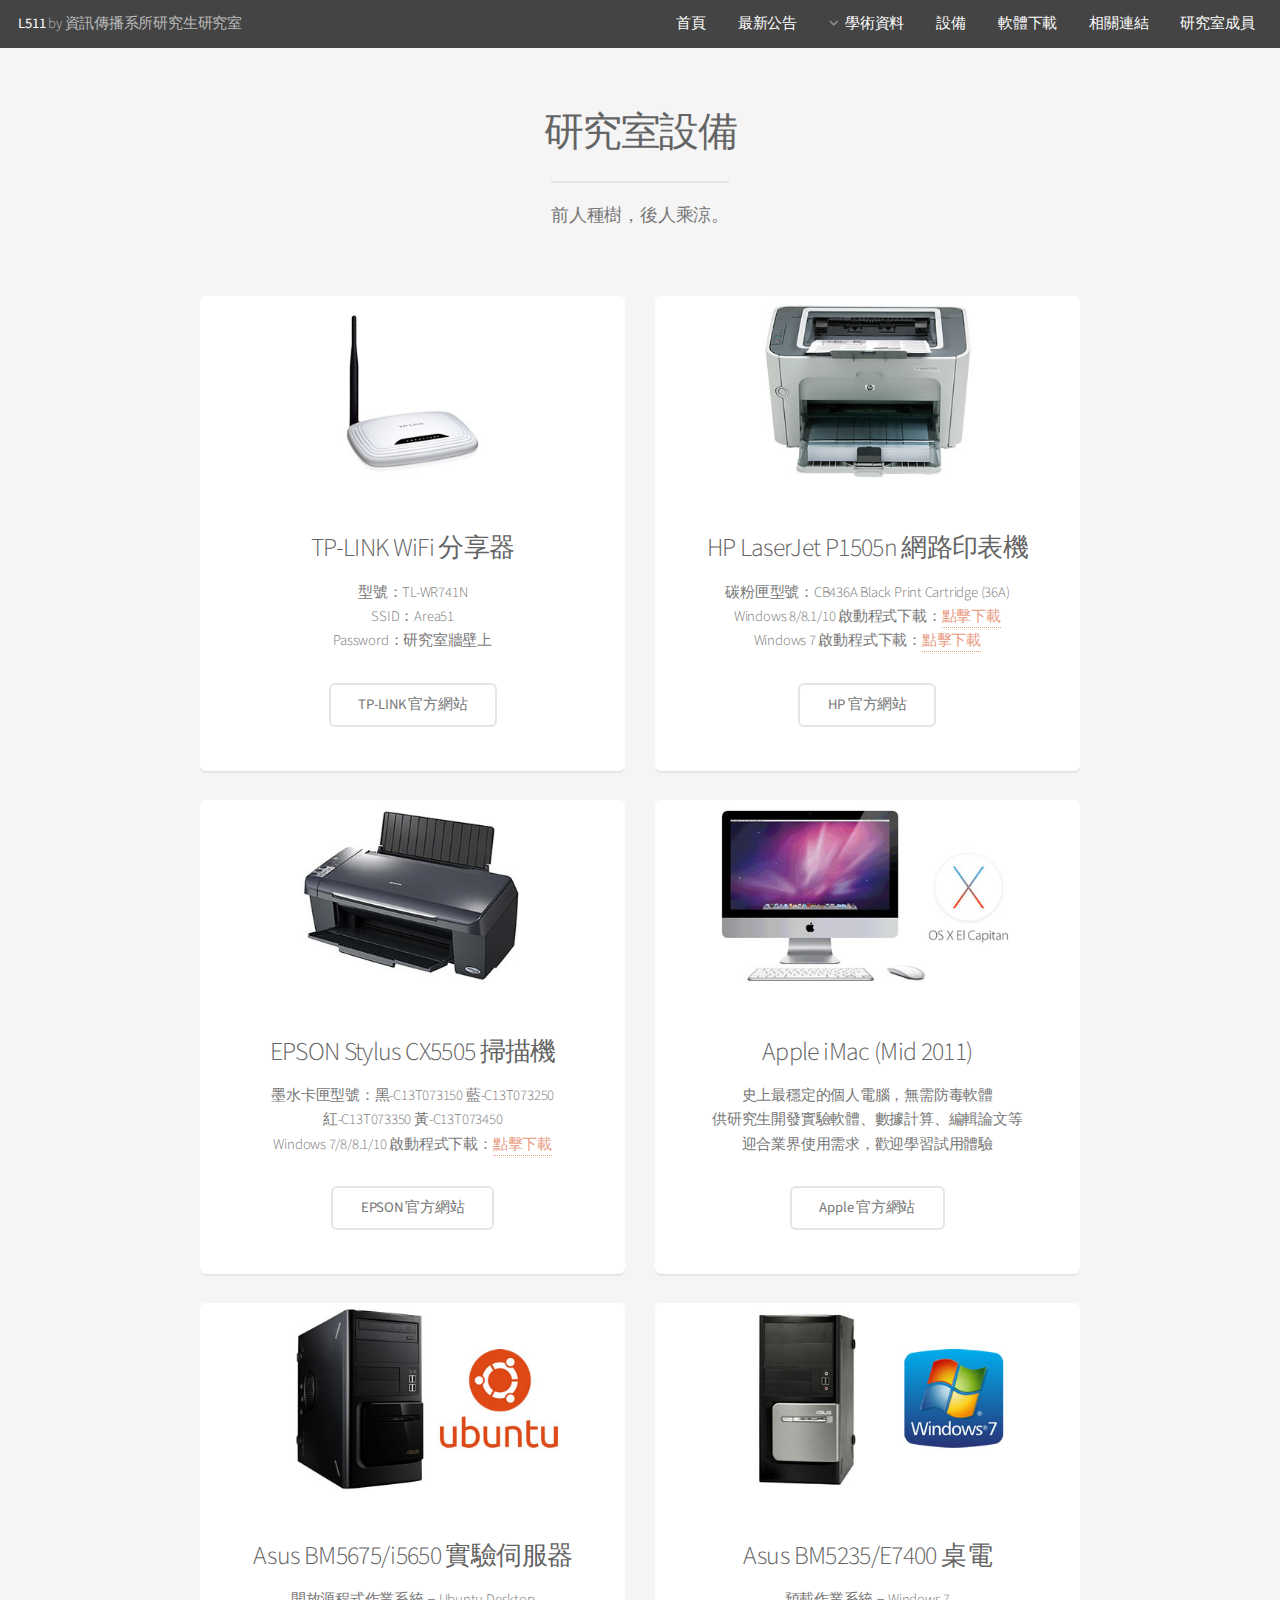
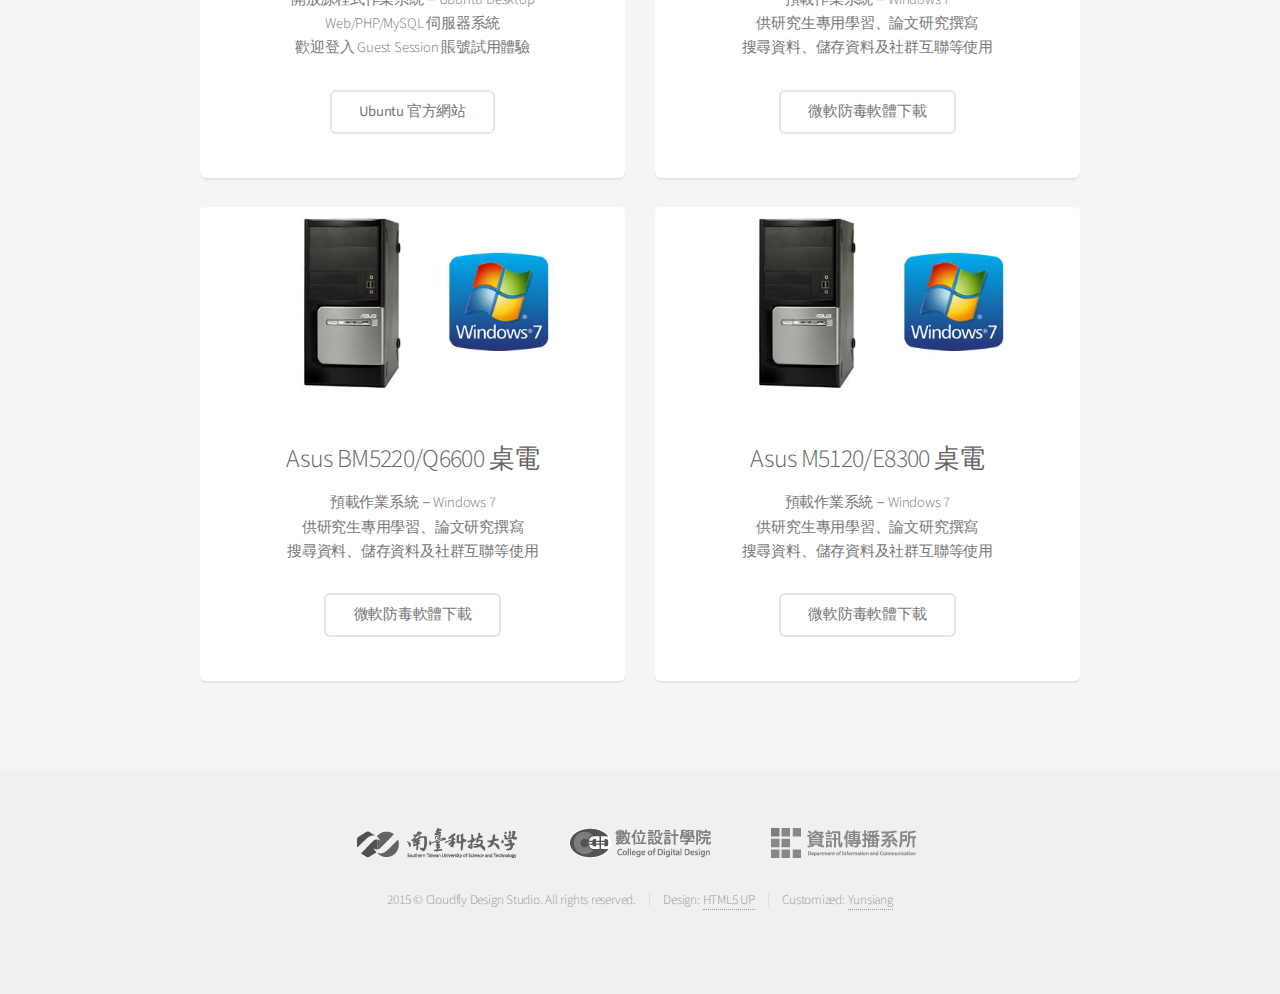
<file: equipments.html>
<!DOCTYPE HTML>
<!--
	Alpha by HTML5 UP
	html5up.net | @n33co
	Free for personal and commercial use under the CCA 3.0 license (html5up.net/license)
-->
<html>
	<head>
		<title>研究室設備 － L511</title>
		<meta charset="utf-8" />
		<meta name="viewport" content="width=device-width, initial-scale=1" />
		<!--[if lte IE 8]><script src="assets/js/ie/html5shiv.js"></script><![endif]-->
		<link rel="stylesheet" href="assets/css/main.css" />
		<!--[if lte IE 8]><link rel="stylesheet" href="assets/css/ie8.css" /><![endif]-->
	</head>
	<body>
		<div id="page-wrapper">

			<!-- Header -->
				<header id="header">
					<h1><a href="index.html">L511</a> by 資訊傳播系所研究生研究室</h1>
					<nav id="nav">
						<ul>
							<li><a href="index.html">首頁</a></li>
                            <li><a href="index.html">最新公告</a></li>
							<li>
								<a href="#" class="icon fa-angle-down">學術資料</a>
								<ul>
									<li><a href="generic.html">學術研討會</a></li>
									<li><a href="contact.html">出版資訊</a></li>
									<li><a href="elements.html">教學資料</a></li>
                                    <li><a href="elements.html">典藏資料</a></li>
								</ul>
							</li>
                            <li><a href="equipments.html">設備</a></li>
                            <li><a href="download.html">軟體下載</a></li>
                            <li><a href="links.html">相關連結</a></li>
                            <li><a href="members.html">研究室成員</a></li>
						</ul>
					</nav>
				</header>

			<!-- Main -->
				<section id="main" class="container">
					<header>
						<h2>研究室設備</h2>
						<p>前人種樹，後人乘涼。</p>
					</header>
					<div class="row">
                    <div class="6u 12u(narrower)">

                        <section class="box special">
                            <span class="image featured"><img src="images/equipments/tp_link.jpg" alt="" /></span>
                            <h3>TP-LINK WiFi 分享器</h3>
                            <p>型號：TL-WR741N<br/>SSID：Area51<br/>Password：研究室牆壁上</p>
                            <ul class="actions">
                                <li><a href="http://www.tp-link.tw/" class="button alt" target="_blank">TP-LINK 官方網站</a></li>
                            </ul>
                        </section>

                    </div>
                    <div class="6u 12u(narrower)">

                        <section class="box special">
                            <span class="image featured"><img src="images/equipments/hp_P1505n.jpg" alt="" /></span>
                            <h3>HP LaserJet P1505n 網路印表機</h3>
                            <p>碳粉匣型號：CB436A Black Print Cartridge&nbsp;(36A)<br/>Windows 8/8.1/10 啟動程式下載：<a href="files/ljP1000_P1500-HB-pnp-win64-Win8-8.1-10.exe">點擊下載</a><br/>Windows 7 啟動程式下載：<a href="files/hp_LJ_P1005_P1505_Full_Solution_Win7.exe">點擊下載</a></p>
                            <ul class="actions">
                                <li><a href="http://www.hp.com/tw" class="button alt" target="_blank">HP 官方網站</a></li>
                            </ul>
                        </section>
                        
					</div>
                    <div class="6u 12u(narrower)">

                        <section class="box special">
                            <span class="image featured"><img src="images/equipments/epson_stylus_scanner.jpg" alt="" /></span>
                            <h3>EPSON Stylus CX5505 掃描機</h3>
                            <p>墨水卡匣型號：黑-C13T073150&nbsp;藍-C13T073250<br/>紅-C13T073350&nbsp;黃-C13T073450<br/>Windows 7/8/8.1/10 啟動程式下載：<a href="files/SCX5500_x64_656TW_s.exe">點擊下載</a></p>
                            <ul class="actions">
                                <li><a href="http://www.epson.com.tw/" class="button alt" target="_blank">EPSON 官方網站</a></li>
                            </ul>
                        </section>
                        
					</div>
                    <div class="6u 12u(narrower)">

                        <section class="box special">
                            <span class="image featured"><img src="images/equipments/apple_imac.jpg" alt="" /></span>
                            <h3>Apple iMac (Mid 2011)</h3>
                            <p>史上最穩定的個人電腦，無需防毒軟體<br/>供研究生開發實驗軟體、數據計算、編輯論文等<br/>迎合業界使用需求，歡迎學習試用體驗</p>
                            <ul class="actions">
                                <li><a href="http://www.apple.com/tw/" class="button alt" target="_blank">Apple 官方網站</a></li>
                            </ul>
                        </section>
                        
					</div>
                    <div class="6u 12u(narrower)">

                        <section class="box special">
                            <span class="image featured"><img src="images/equipments/asus_ubuntu.jpg" alt="" /></span>
                            <h3>Asus BM5675/i5650 實驗伺服器</h3>
                            <p>開放源程式作業系統－Ubuntu Desktop<br/>Web/PHP/MySQL 伺服器系統<br/>歡迎登入 Guest Session 賬號試用體驗</p>
                            <ul class="actions">
                                <li><a href="http://www.ubuntu.com/" class="button alt" target="_blank">Ubuntu 官方網站</a></li>
                            </ul>
                        </section>
                        
					</div>
                    <div class="6u 12u(narrower)">

                        <section class="box special">
                            <span class="image featured"><img src="images/equipments/asus_windows_7.jpg" alt="" /></span>
                            <h3>Asus BM5235/E7400 桌電</h3>
                            <p>預載作業系統－Windows 7<br/>供研究生專用學習、論文研究撰寫<br/>搜尋資料、儲存資料及社群互聯等使用</p>
                            <ul class="actions">
                                <li><a href="http://windows.microsoft.com/zh-tw/windows/security-essentials-download" class="button alt" target="_blank">微軟防毒軟體下載</a></li>
                            </ul>
                        </section>
                        
					</div>
                    <div class="6u 12u(narrower)">

                        <section class="box special">
                            <span class="image featured"><img src="images/equipments/asus_windows_7.jpg" alt="" /></span>
                            <h3>Asus BM5220/Q6600 桌電</h3>
                            <p>預載作業系統－Windows 7<br/>供研究生專用學習、論文研究撰寫<br/>搜尋資料、儲存資料及社群互聯等使用</p>
                            <ul class="actions">
                                <li><a href="http://windows.microsoft.com/zh-tw/windows/security-essentials-download" class="button alt" target="_blank">微軟防毒軟體下載</a></li>
                            </ul>
                        </section>
                        
					</div>
                    <div class="6u 12u(narrower)">

                        <section class="box special">
                            <span class="image featured"><img src="images/equipments/asus_windows_7.jpg" alt="" /></span>
                            <h3>Asus M5120/E8300 桌電</h3>
                            <p>預載作業系統－Windows 7<br/>供研究生專用學習、論文研究撰寫<br/>搜尋資料、儲存資料及社群互聯等使用</p>
                            <ul class="actions">
                                <li><a href="http://windows.microsoft.com/zh-tw/windows/security-essentials-download" class="button alt" target="_blank">微軟防毒軟體下載</a></li>
                            </ul>
                        </section>
                        
					</div>
				</section>

			<!-- Footer -->
				<footer id="footer">
                    <span class="image featured"><a href="http://www.stust.edu.tw" target="_blank"><img src="images/logo/small_stust.png" alt="" /></a></span>
                    <span class="image featured"><a href="http://cdd.stust.edu.tw" target="_blank"><img src="images/logo/small_cdc.png" alt="" /></a></span>
                    <span class="image featured"><a href="http://ic.stust.edu.tw" target="_blank"><img src="images/logo/small_ic.png" alt="" /></a></span>
					<!---<ul class="icons">
						<li><a href="#" class="icon fa-twitter"><span class="label">Twitter</span></a></li>
						<li><a href="#" class="icon fa-facebook"><span class="label">Facebook</span></a></li>
						<li><a href="#" class="icon fa-instagram"><span class="label">Instagram</span></a></li>
						<li><a href="#" class="icon fa-github"><span class="label">Github</span></a></li>
						<li><a href="#" class="icon fa-dribbble"><span class="label">Dribbble</span></a></li>
						<li><a href="#" class="icon fa-google-plus"><span class="label">Google+</span></a></li>
					</ul>--->
					<ul class="copyright">
						<li>2015 &copy; Cloudfly Design Studio. All rights reserved.</li><li>Design: <a href="http://html5up.net">HTML5 UP</a></li><li>Customized: <a href="http://fototraveler.org">Yunsiang</a></li>
					</ul>
				</footer>

		</div>

		<!-- Scripts -->
			<script src="assets/js/jquery.min.js"></script>
			<script src="assets/js/jquery.dropotron.min.js"></script>
			<script src="assets/js/jquery.scrollgress.min.js"></script>
			<script src="assets/js/skel.min.js"></script>
			<script src="assets/js/util.js"></script>
			<!--[if lte IE 8]><script src="assets/js/ie/respond.min.js"></script><![endif]-->
			<script src="assets/js/main.js"></script>

	</body>
</html>
</file>
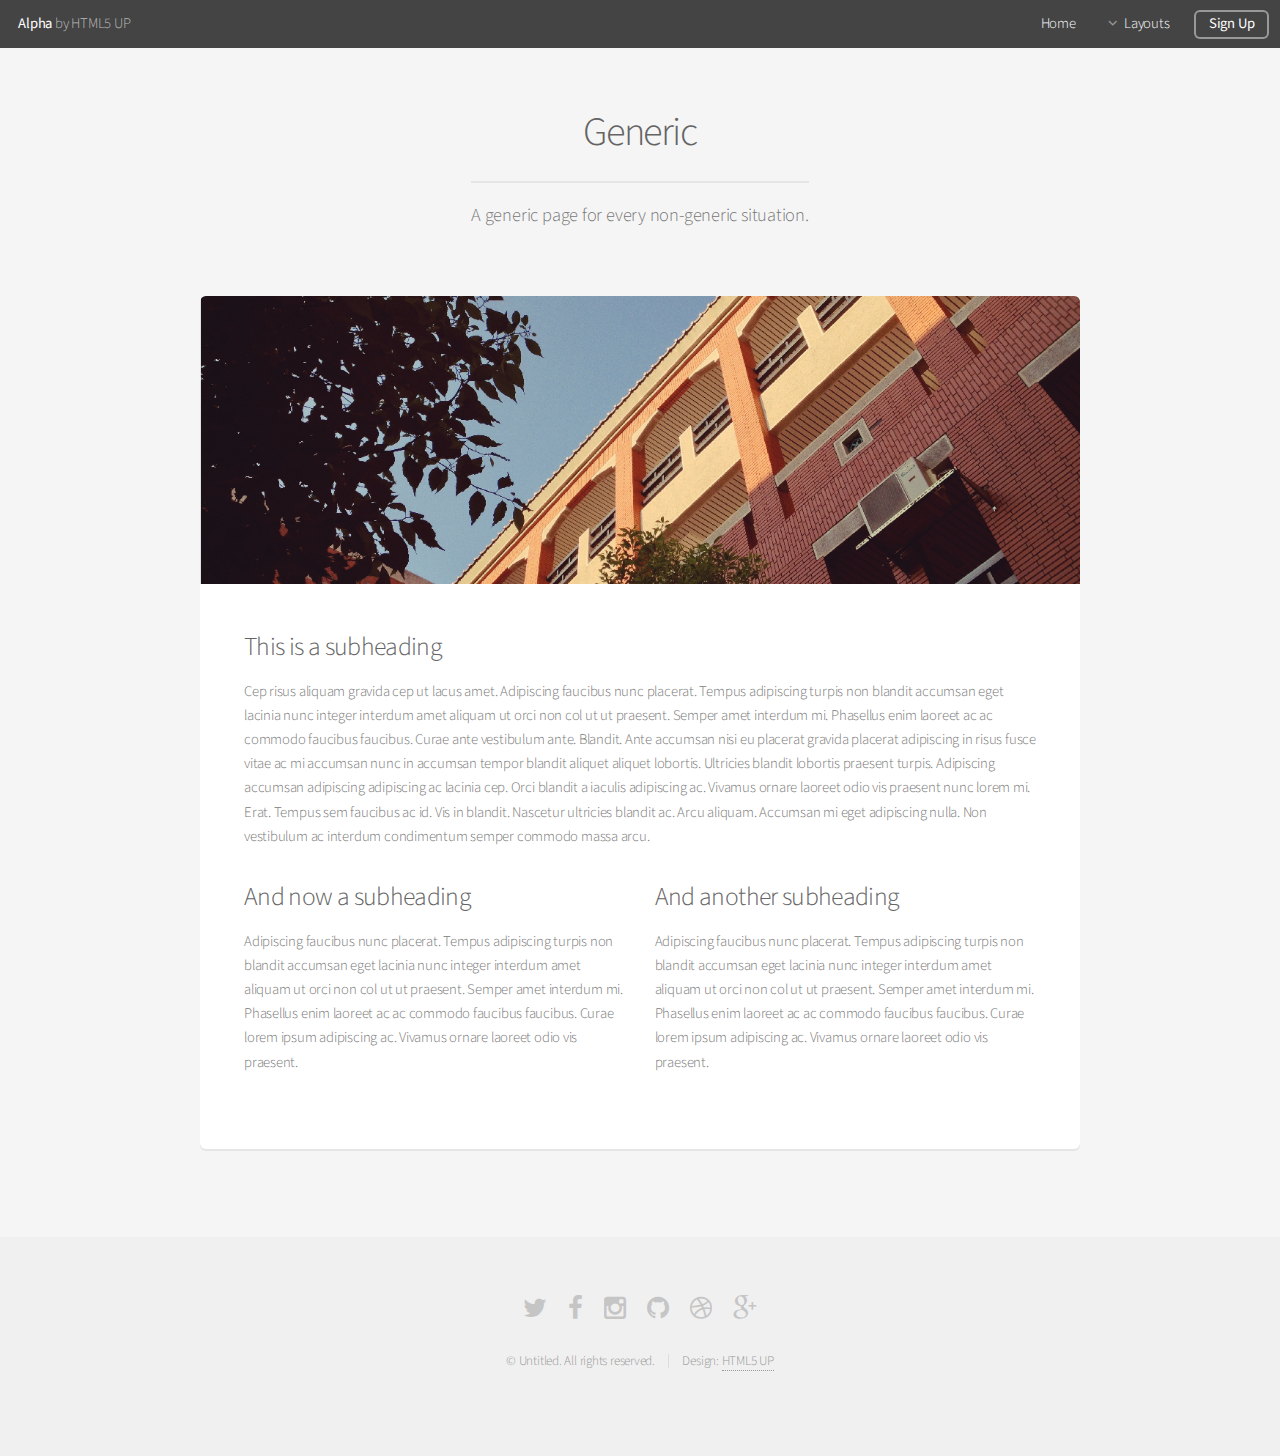
<file: generic.html>
<!DOCTYPE HTML>
<!--
	Alpha by HTML5 UP
	html5up.net | @n33co
	Free for personal and commercial use under the CCA 3.0 license (html5up.net/license)
-->
<html>
	<head>
		<title>Generic - Alpha by HTML5 UP</title>
		<meta charset="utf-8" />
		<meta name="viewport" content="width=device-width, initial-scale=1" />
		<!--[if lte IE 8]><script src="assets/js/ie/html5shiv.js"></script><![endif]-->
		<link rel="stylesheet" href="assets/css/main.css" />
		<!--[if lte IE 8]><link rel="stylesheet" href="assets/css/ie8.css" /><![endif]-->
	</head>
	<body>
		<div id="page-wrapper">

			<!-- Header -->
				<header id="header">
					<h1><a href="index.html">Alpha</a> by HTML5 UP</h1>
					<nav id="nav">
						<ul>
							<li><a href="index.html">Home</a></li>
							<li>
								<a href="#" class="icon fa-angle-down">Layouts</a>
								<ul>
									<li><a href="generic.html">Generic</a></li>
									<li><a href="contact.html">Contact</a></li>
									<li><a href="elements.html">Elements</a></li>
									<li>
										<a href="#">Submenu</a>
										<ul>
											<li><a href="#">Option One</a></li>
											<li><a href="#">Option Two</a></li>
											<li><a href="#">Option Three</a></li>
											<li><a href="#">Option Four</a></li>
										</ul>
									</li>
								</ul>
							</li>
							<li><a href="#" class="button">Sign Up</a></li>
						</ul>
					</nav>
				</header>

			<!-- Main -->
				<section id="main" class="container">
					<header>
						<h2>Generic</h2>
						<p>A generic page for every non-generic situation.</p>
					</header>
					<div class="box">
						<span class="image featured"><img src="images/pic01.jpg" alt="" /></span>
						<h3>This is a subheading</h3>
						<p>Cep risus aliquam gravida cep ut lacus amet. Adipiscing faucibus nunc placerat. Tempus adipiscing turpis non blandit accumsan eget lacinia nunc integer interdum amet aliquam ut orci non col ut ut praesent. Semper amet interdum mi. Phasellus enim laoreet ac ac commodo faucibus faucibus. Curae ante vestibulum ante. Blandit. Ante accumsan nisi eu placerat gravida placerat adipiscing in risus fusce vitae ac mi accumsan nunc in accumsan tempor blandit aliquet aliquet lobortis. Ultricies blandit lobortis praesent turpis. Adipiscing accumsan adipiscing adipiscing ac lacinia cep. Orci blandit a iaculis adipiscing ac. Vivamus ornare laoreet odio vis praesent nunc lorem mi. Erat. Tempus sem faucibus ac id. Vis in blandit. Nascetur ultricies blandit ac. Arcu aliquam. Accumsan mi eget adipiscing nulla. Non vestibulum ac interdum condimentum semper commodo massa arcu.</p>
						<div class="row">
							<div class="6u 12u(mobilep)">
								<h3>And now a subheading</h3>
								<p>Adipiscing faucibus nunc placerat. Tempus adipiscing turpis non blandit accumsan eget lacinia nunc integer interdum amet aliquam ut orci non col ut ut praesent. Semper amet interdum mi. Phasellus enim laoreet ac ac commodo faucibus faucibus. Curae lorem ipsum adipiscing ac. Vivamus ornare laoreet odio vis praesent.</p>
							</div>
							<div class="6u 12u(mobilep)">
								<h3>And another subheading</h3>
								<p>Adipiscing faucibus nunc placerat. Tempus adipiscing turpis non blandit accumsan eget lacinia nunc integer interdum amet aliquam ut orci non col ut ut praesent. Semper amet interdum mi. Phasellus enim laoreet ac ac commodo faucibus faucibus. Curae lorem ipsum adipiscing ac. Vivamus ornare laoreet odio vis praesent.</p>
							</div>
						</div>
					</div>
				</section>

			<!-- Footer -->
				<footer id="footer">
					<ul class="icons">
						<li><a href="#" class="icon fa-twitter"><span class="label">Twitter</span></a></li>
						<li><a href="#" class="icon fa-facebook"><span class="label">Facebook</span></a></li>
						<li><a href="#" class="icon fa-instagram"><span class="label">Instagram</span></a></li>
						<li><a href="#" class="icon fa-github"><span class="label">Github</span></a></li>
						<li><a href="#" class="icon fa-dribbble"><span class="label">Dribbble</span></a></li>
						<li><a href="#" class="icon fa-google-plus"><span class="label">Google+</span></a></li>
					</ul>
					<ul class="copyright">
						<li>&copy; Untitled. All rights reserved.</li><li>Design: <a href="http://html5up.net">HTML5 UP</a></li>
					</ul>
				</footer>

		</div>

		<!-- Scripts -->
			<script src="assets/js/jquery.min.js"></script>
			<script src="assets/js/jquery.dropotron.min.js"></script>
			<script src="assets/js/jquery.scrollgress.min.js"></script>
			<script src="assets/js/skel.min.js"></script>
			<script src="assets/js/util.js"></script>
			<!--[if lte IE 8]><script src="assets/js/ie/respond.min.js"></script><![endif]-->
			<script src="assets/js/main.js"></script>

	</body>
</html>
</file>
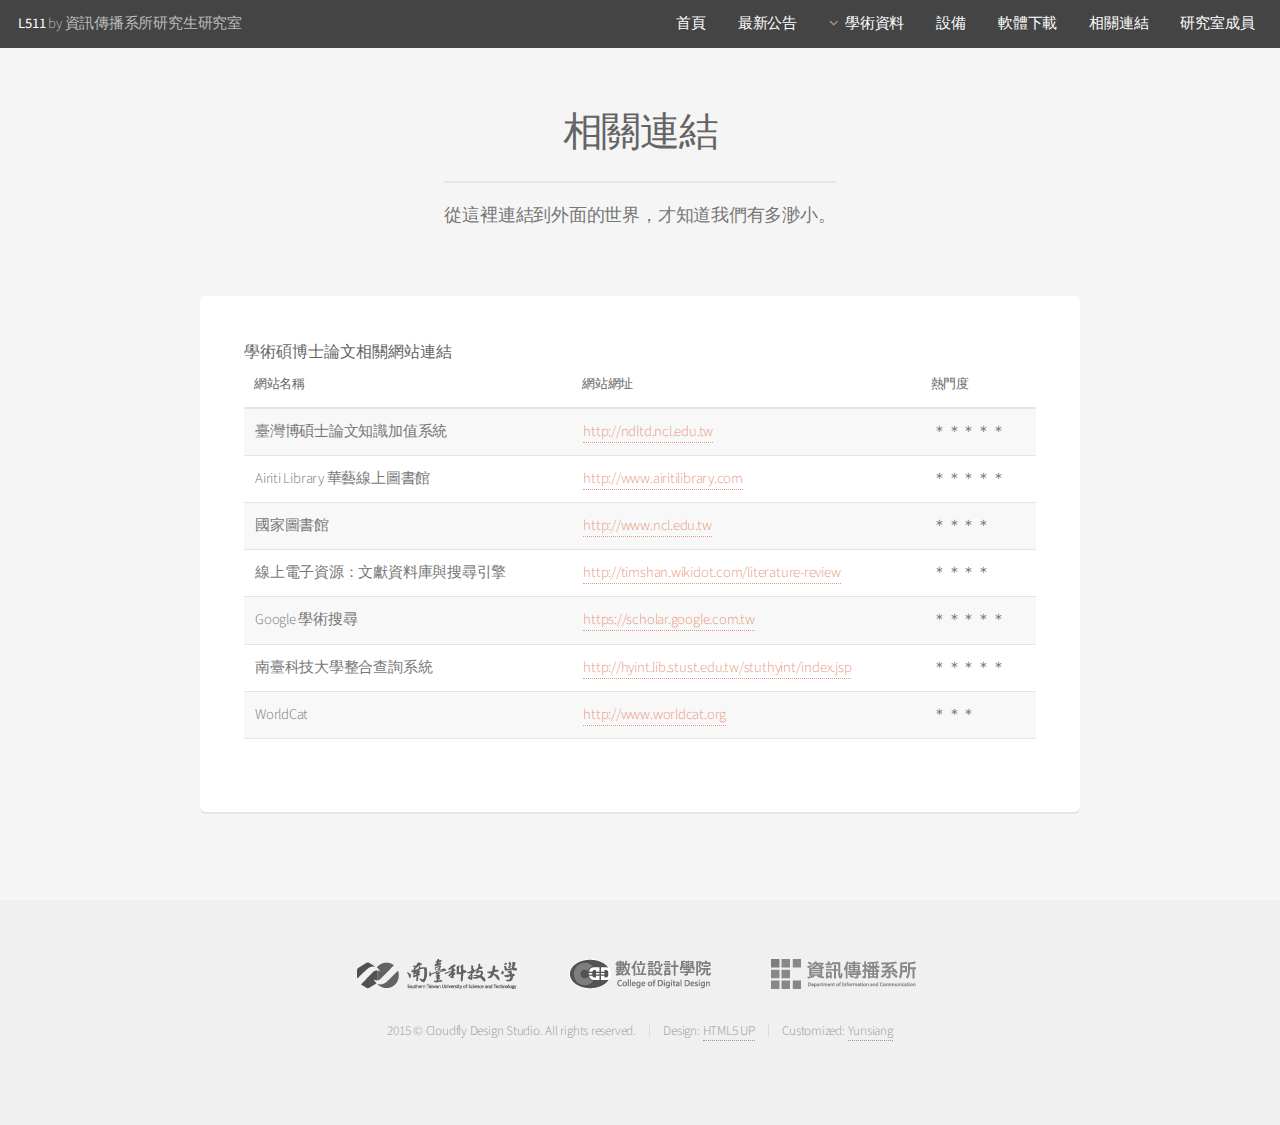
<file: links.html>
<!DOCTYPE HTML>
<!--
	Alpha by HTML5 UP
	html5up.net | @n33co
	Free for personal and commercial use under the CCA 3.0 license (html5up.net/license)
-->
<html>
	<head>
		<title>相關連結 － L511</title>
		<meta charset="utf-8" />
		<meta name="viewport" content="width=device-width, initial-scale=1" />
		<!--[if lte IE 8]><script src="assets/js/ie/html5shiv.js"></script><![endif]-->
		<link rel="stylesheet" href="assets/css/main.css" />
		<!--[if lte IE 8]><link rel="stylesheet" href="assets/css/ie8.css" /><![endif]-->
	</head>
	<body>
		<div id="page-wrapper">

			<!-- Header -->
				<header id="header">
					<h1><a href="index.html">L511</a> by 資訊傳播系所研究生研究室</h1>
					<nav id="nav">
						<ul>
							<li><a href="index.html">首頁</a></li>
                            <li><a href="index.html">最新公告</a></li>
							<li>
								<a href="#" class="icon fa-angle-down">學術資料</a>
								<ul>
									<li><a href="generic.html">學術研討會</a></li>
									<li><a href="contact.html">出版資訊</a></li>
									<li><a href="elements.html">教學資料</a></li>
                                    <li><a href="elements.html">典藏資料</a></li>
								</ul>
							</li>
                            <li><a href="equipments.html">設備</a></li>
                            <li><a href="download.html">軟體下載</a></li>
                            <li><a href="links.html">相關連結</a></li>
                            <li><a href="members.html">研究室成員</a></li>
						</ul>
					</nav>
				</header>

			<!-- Main -->
				<section id="main" class="container">
					<header>
						<h2>相關連結</h2>
						<p>從這裡連結到外面的世界，才知道我們有多渺小。</p>
					</header>
					<div class="box">
                        <h4>學術碩博士論文相關網站連結</h4>

                        <div class="table-wrapper">
                            <table>
                                <thead>
                                    <tr>
                                        <th>網站名稱</th>
                                        <th>網站網址</th>
                                        <th>熱門度</th>
                                    </tr>
                                </thead>
                                <tbody>
                                    <tr>
                                        <td>臺灣博碩士論文知識加值系統</td>
                                        <td><a href="http://ndltd.ncl.edu.tw" target="_blank">http://ndltd.ncl.edu.tw</a></td>
                                        <td>＊＊＊＊＊</td>
                                    </tr>
                                    <tr>
                                        <td>Airiti Library 華藝線上圖書館</td>
                                        <td><a href="http://www.airitilibrary.com" target="_blank">http://www.airitilibrary.com</a></td>
                                        <td>＊＊＊＊＊</td>
                                    </tr>
                                    <tr>
                                        <td>國家圖書館</td>
                                        <td><a href="http://www.ncl.edu.tw" target="_blank">http://www.ncl.edu.tw</a></td>
                                        <td>＊＊＊＊</td>
                                    </tr>
                                    <tr>
                                        <td>線上電子資源：文獻資料庫與搜尋引擎</td>
                                        <td><a href="http://timshan.wikidot.com/literature-review" target="_blank">http://timshan.wikidot.com/literature-review</a></td>
                                        <td>＊＊＊＊</td>
                                    </tr>
                                    <tr>
                                        <td>Google 學術搜尋</td>
                                        <td><a href="https://scholar.google.com.tw" target="_blank">https://scholar.google.com.tw</a></td>
                                        <td>＊＊＊＊＊</td>
                                    </tr>
                                    <tr>
                                        <td>南臺科技大學整合查詢系統</td>
                                        <td><a href="http://hyint.lib.stust.edu.tw/stuthyint/index.jsp" target="_blank">http://hyint.lib.stust.edu.tw/stuthyint/index.jsp</a></td>
                                        <td>＊＊＊＊＊</td>
                                    </tr>
                                    <tr>
                                        <td>WorldCat</td>
                                        <td><a href="http://www.worldcat.org" target="_blank">http://www.worldcat.org</a></td>
                                        <td>＊＊＊</td>
                                    </tr>                                    
                                </tbody>
                            </table>
                        </div>
					</div>
				</section>

			<!-- Footer -->
				<footer id="footer">
                    <span class="image featured"><a href="http://www.stust.edu.tw" target="_blank"><img src="images/logo/small_stust.png" alt="" /></a></span>
                    <span class="image featured"><a href="http://cdd.stust.edu.tw" target="_blank"><img src="images/logo/small_cdc.png" alt="" /></a></span>
                    <span class="image featured"><a href="http://ic.stust.edu.tw" target="_blank"><img src="images/logo/small_ic.png" alt="" /></a></span>
					<!---<ul class="icons">
						<li><a href="#" class="icon fa-twitter"><span class="label">Twitter</span></a></li>
						<li><a href="#" class="icon fa-facebook"><span class="label">Facebook</span></a></li>
						<li><a href="#" class="icon fa-instagram"><span class="label">Instagram</span></a></li>
						<li><a href="#" class="icon fa-github"><span class="label">Github</span></a></li>
						<li><a href="#" class="icon fa-dribbble"><span class="label">Dribbble</span></a></li>
						<li><a href="#" class="icon fa-google-plus"><span class="label">Google+</span></a></li>
					</ul>--->
					<ul class="copyright">
						<li>2015 &copy; Cloudfly Design Studio. All rights reserved.</li><li>Design: <a href="http://html5up.net">HTML5 UP</a></li><li>Customized: <a href="http://fototraveler.org">Yunsiang</a></li>
					</ul>
				</footer>

		</div>

		<!-- Scripts -->
			<script src="assets/js/jquery.min.js"></script>
			<script src="assets/js/jquery.dropotron.min.js"></script>
			<script src="assets/js/jquery.scrollgress.min.js"></script>
			<script src="assets/js/skel.min.js"></script>
			<script src="assets/js/util.js"></script>
			<!--[if lte IE 8]><script src="assets/js/ie/respond.min.js"></script><![endif]-->
			<script src="assets/js/main.js"></script>

	</body>
</html>
</file>
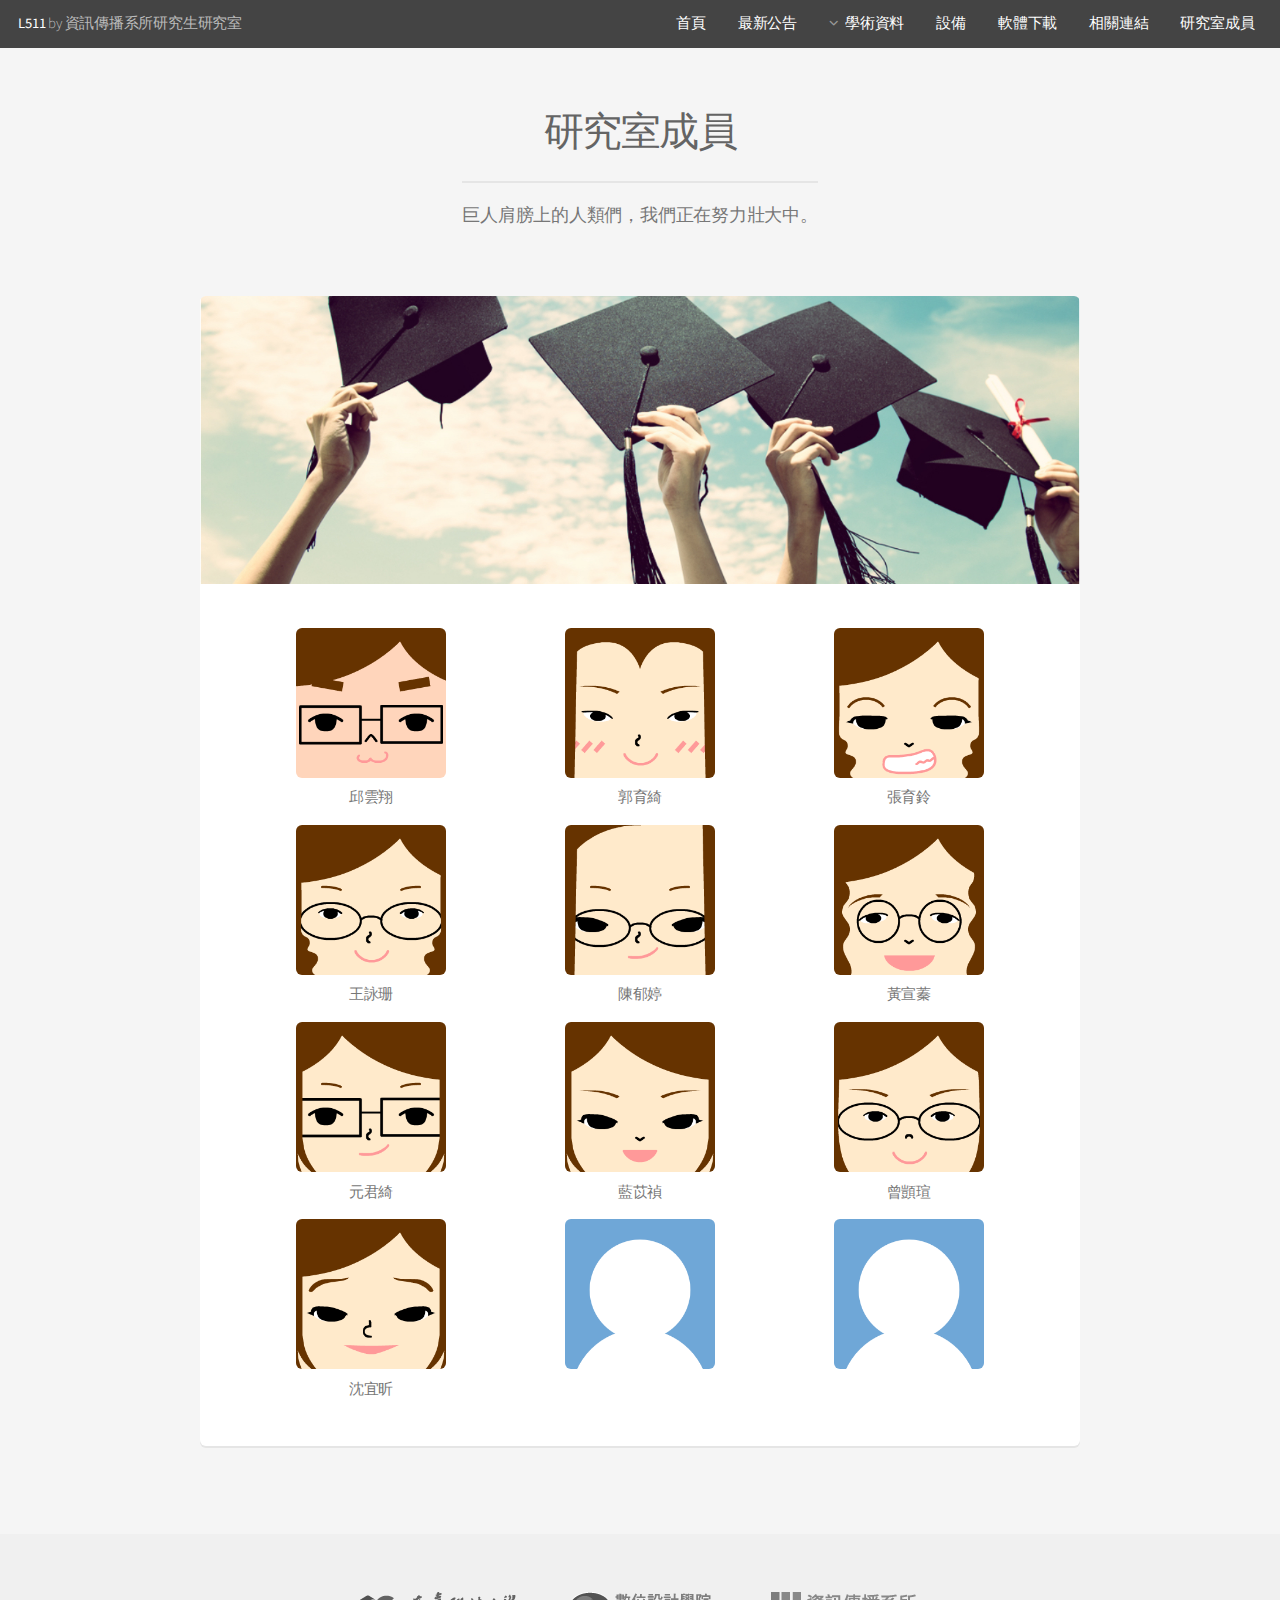
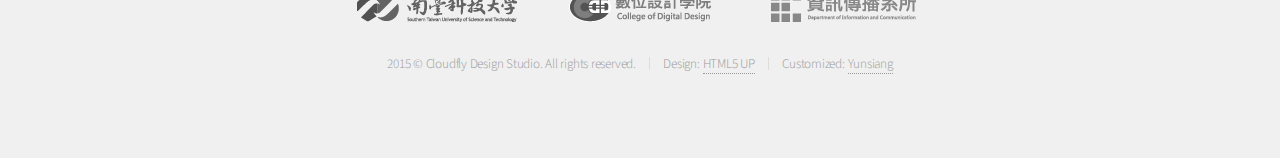
<file: members.html>
<!DOCTYPE HTML>
<!--
	Alpha by HTML5 UP
	html5up.net | @n33co
	Free for personal and commercial use under the CCA 3.0 license (html5up.net/license)
-->
<html>
	<head>
		<title>研究室成員 － L511</title>
		<meta charset="utf-8" />
		<meta name="viewport" content="width=device-width, initial-scale=1" />
		<!--[if lte IE 8]><script src="assets/js/ie/html5shiv.js"></script><![endif]-->
		<link rel="stylesheet" href="assets/css/main.css" />
		<!--[if lte IE 8]><link rel="stylesheet" href="assets/css/ie8.css" /><![endif]-->
	</head>
	<body>
		<div id="page-wrapper">

			<!-- Header -->
				<header id="header">
					<h1><a href="index.html">L511</a> by 資訊傳播系所研究生研究室</h1>
					<nav id="nav">
						<ul>
							<li><a href="index.html">首頁</a></li>
                            <li><a href="index.html">最新公告</a></li>
							<li>
								<a href="#" class="icon fa-angle-down">學術資料</a>
								<ul>
									<li><a href="generic.html">學術研討會</a></li>
									<li><a href="contact.html">出版資訊</a></li>
									<li><a href="elements.html">教學資料</a></li>
                                    <li><a href="elements.html">典藏資料</a></li>
								</ul>
							</li>
                            <li><a href="equipments.html">設備</a></li>
                            <li><a href="download.html">軟體下載</a></li>
                            <li><a href="links.html">相關連結</a></li>
                            <li><a href="members.html">研究室成員</a></li>
						</ul>
					</nav>
				</header>

			<!-- Main -->
				<section id="main" class="container">
					<header>
						<h2>研究室成員</h2>
						<p>巨人肩膀上的人類們，我們正在努力壯大中。</p>
					</header>
					<div class="box">
						<span class="image featured"><img src="images/members_graduation.jpg" alt="" /></span>
                        <div class="member center">
                            <div class="row no-collapse 50% uniform">
                                <div class="4u"><span class="image memberfit"><img src="images/avatar/yunsiang.png" alt="" /></span><p>邱雲翔</p></div>
                                <div class="4u"><span class="image memberfit"><img src="images/avatar/guoyuqi.png" alt="" /></span><p>郭育綺</p></div>
                                <div class="4u"><span class="image memberfit"><img src="images/avatar/zhangyulin.png" alt="" /></span><p>張育鈴</p></div>
                            </div>
                            <div class="row no-collapse 50% uniform">
                                <div class="4u"><span class="image memberfit"><img src="images/avatar/wangyongshan.png" alt="" /></span><p>王詠珊</p></div>
                                <div class="4u"><span class="image memberfit"><img src="images/avatar/chenyuting.png" alt="" /></span><p>陳郁婷</p></div>
                                <div class="4u"><span class="image memberfit"><img src="images/avatar/linxuanzhen.png" alt="" /></span><p>黃宣蓁</p></div>
                            </div>
                            <div class="row no-collapse 50% uniform">
                                <div class="4u"><span class="image memberfit"><img src="images/avatar/yuanjunqi.png" alt="" /></span><p>元君綺</p></div>
                                <div class="4u"><span class="image memberfit"><img src="images/avatar/lanyizhen.png" alt="" /></span><p>藍苡禎</p></div>
                                <div class="4u"><span class="image memberfit"><img src="images/avatar/zengyuxuan.png" alt="" /></span><p>曾顗瑄</p></div>
                            </div>
                            <div class="row no-collapse 50% uniform">
                                <div class="4u"><span class="image memberfit"><img src="images/avatar/shenyixing.png" alt="" /></span><p>沈宜昕</p></div>
                                <div class="4u"><span class="image memberfit"><img src="images/avatar/empty.png" alt="" /></span><p></p></div>
                                <div class="4u"><span class="image memberfit"><img src="images/avatar/empty.png" alt="" /></span><p></p></div>
                            </div>
                        </div>
					</div>
				</section>

			<!-- Footer -->
				<footer id="footer">
                    <span class="image featured"><a href="http://www.stust.edu.tw" target="_blank"><img src="images/logo/small_stust.png" alt="" /></a></span>
                    <span class="image featured"><a href="http://cdd.stust.edu.tw" target="_blank"><img src="images/logo/small_cdc.png" alt="" /></a></span>
                    <span class="image featured"><a href="http://ic.stust.edu.tw" target="_blank"><img src="images/logo/small_ic.png" alt="" /></a></span>
					<!---<ul class="icons">
						<li><a href="#" class="icon fa-twitter"><span class="label">Twitter</span></a></li>
						<li><a href="#" class="icon fa-facebook"><span class="label">Facebook</span></a></li>
						<li><a href="#" class="icon fa-instagram"><span class="label">Instagram</span></a></li>
						<li><a href="#" class="icon fa-github"><span class="label">Github</span></a></li>
						<li><a href="#" class="icon fa-dribbble"><span class="label">Dribbble</span></a></li>
						<li><a href="#" class="icon fa-google-plus"><span class="label">Google+</span></a></li>
					</ul>--->
					<ul class="copyright">
						<li>2015 &copy; Cloudfly Design Studio. All rights reserved.</li><li>Design: <a href="http://html5up.net">HTML5 UP</a></li><li>Customized: <a href="http://fototraveler.org">Yunsiang</a></li>
					</ul>
				</footer>

		</div>

		<!-- Scripts -->
			<script src="assets/js/jquery.min.js"></script>
			<script src="assets/js/jquery.dropotron.min.js"></script>
			<script src="assets/js/jquery.scrollgress.min.js"></script>
			<script src="assets/js/skel.min.js"></script>
			<script src="assets/js/util.js"></script>
			<!--[if lte IE 8]><script src="assets/js/ie/respond.min.js"></script><![endif]-->
			<script src="assets/js/main.js"></script>

	</body>
</html>
</file>
<file: assets/css/ie8.css>
/*
	Alpha by HTML5 UP
	html5up.net | @n33co
	Free for personal and commercial use under the CCA 3.0 license (html5up.net/license)
*/

/* Basic */

	pre, code {
		position: relative;
		-ms-behavior: url("assets/js/ie/PIE.htc");
	}

/* Form */

	input[type="text"],
	input[type="password"],
	input[type="email"],
	select,
	textarea {
		position: relative;
		-ms-behavior: url("assets/js/ie/PIE.htc");
		line-height: 3em;
	}

	input[type="checkbox"],
	input[type="radio"] {
		opacity: 1;
		z-index: auto;
	}

		input[type="checkbox"] + label:before,
		input[type="radio"] + label:before {
			display: none;
		}

/* Button */

	input[type="submit"],
	input[type="reset"],
	input[type="button"],
	.button {
		position: relative;
		-ms-behavior: url("assets/js/ie/PIE.htc");
	}

		input[type="submit"].alt,
		input[type="reset"].alt,
		input[type="button"].alt,
		.button.alt {
			border: solid 2px #e5e5e5;
		}

/* Box */

	.box {
		position: relative;
		-ms-behavior: url("assets/js/ie/PIE.htc");
	}

		.box .image.featured {
			margin: 2em 0;
			width: 100%;
		}

/* Icon */

	.icon.major {
		position: relative;
		-ms-behavior: url("assets/js/ie/PIE.htc");
	}

/* Image */

	.image {
		position: relative;
		-ms-behavior: url("assets/js/ie/PIE.htc");
	}

		.image img {
			position: relative;
			-ms-behavior: url("assets/js/ie/PIE.htc");
		}

/* Header */

	#header nav > ul > li a {
		color: #fff;
		display: inline-block;
		text-decoration: none;
		border: 0;
	}

		#header nav > ul > li a.icon:before {
			color: #fff;
			margin-right: 0.5em;
		}

	#header.alt {
		color: #fff;
	}

		#header.alt nav > ul > li a:not(.button).icon:before {
			color: rgba(255, 255, 255, 0.75);
		}

		#header.alt nav > ul > li.active a:not(.button) {
			background-color: rgba(255, 255, 255, 0.2);
		}

	.dropotron {
		border: solid 1px #e5e5e5;
	}

		.dropotron.level-0 {
			margin-top: 0;
		}

			.dropotron.level-0:before {
				display: none;
			}

/* Banner */

	#banner {
		background-attachment: scroll;
		background-image: url("../../images/banner.jpg");
		background-position: auto;
		background-repeat: no-repeat;
		background-size: cover;
		-ms-behavior: url("assets/js/ie/backgroundsize.min.htc");
	}

		#banner input[type="submit"],
		#banner input[type="reset"],
		#banner input[type="button"],
		#banner .button {
			border: solid 2px #fff;
		}

/* Main */

	#main {
		position: relative;
		z-index: 1;
	}

/* CTA */

	#cta input[type="text"],
	#cta input[type="password"],
	#cta input[type="email"],
	#cta select,
	#cta textarea {
		background: #e89980;
		border: solid 2px #fff;
	}

	#cta .formerize-placeholder {
		color: #fff !important;
	}
</file>
<file: assets/css/main.css>
@import url("font-awesome.min.css");
@import url("http://fonts.googleapis.com/css?family=Source+Sans+Pro:300,400,300italic,400italic");

/*
	Alpha by HTML5 UP
	html5up.net | @n33co
	Free for personal and commercial use under the CCA 3.0 license (html5up.net/license)
*/

/* Reset */

	html, body, div, span, applet, object, iframe, h1, h2, h3, h4, h5, h6, p, blockquote, pre, a, abbr, acronym, address, big, cite, code, del, dfn, em, img, ins, kbd, q, s, samp, small, strike, strong, sub, sup, tt, var, b, u, i, center, dl, dt, dd, ol, ul, li, fieldset, form, label, legend, table, caption, tbody, tfoot, thead, tr, th, td, article, aside, canvas, details, embed, figure, figcaption, footer, header, hgroup, menu, nav, output, ruby, section, summary, time, mark, audio, video {
		margin: 0;
		padding: 0;
		border: 0;
		font-size: 100%;
		font: inherit;
		vertical-align: baseline;
	}

	article, aside, details, figcaption, figure, footer, header, hgroup, menu, nav, section {
		display: block;
	}

	body {
		line-height: 1;
	}

	ol, ul {
		list-style: none;
	}

	blockquote, q {
		quotes: none;
	}

	blockquote:before, blockquote:after, q:before, q:after {
		content: '';
		content: none;
	}

	table {
		border-collapse: collapse;
		border-spacing: 0;
	}

	body {
		-webkit-text-size-adjust: none;
	}

/* Box Model */

	*, *:before, *:after {
		-moz-box-sizing: border-box;
		-webkit-box-sizing: border-box;
		box-sizing: border-box;
	}

/* Containers */

	.container {
		margin-left: auto;
		margin-right: auto;
	}

	.container.\31 25\25 {
		width: 100%;
		max-width: 75em;
		min-width: 60em;
	}

	.container.\37 5\25 {
		width: 45em;
	}

	.container.\35 0\25 {
		width: 30em;
	}

	.container.\32 5\25 {
		width: 15em;
	}

	.container {
		width: 60em;
	}

	@media screen and (max-width: 1680px) {

		.container.\31 25\25 {
			width: 100%;
			max-width: 75em;
			min-width: 60em;
		}

		.container.\37 5\25 {
			width: 45em;
		}

		.container.\35 0\25 {
			width: 30em;
		}

		.container.\32 5\25 {
			width: 15em;
		}

		.container {
			width: 60em;
		}

	}

	@media screen and (max-width: 1280px) {

		.container.\31 25\25 {
			width: 100%;
			max-width: 75em;
			min-width: 60em;
		}

		.container.\37 5\25 {
			width: 45em;
		}

		.container.\35 0\25 {
			width: 30em;
		}

		.container.\32 5\25 {
			width: 15em;
		}

		.container {
			width: 60em;
		}

	}

	@media screen and (max-width: 980px) {

		.container.\31 25\25 {
			width: 100%;
			max-width: 112.5%;
			min-width: 90%;
		}

		.container.\37 5\25 {
			width: 67.5%;
		}

		.container.\35 0\25 {
			width: 45%;
		}

		.container.\32 5\25 {
			width: 22.5%;
		}

		.container {
			width: 90%;
		}

	}

	@media screen and (max-width: 840px) {

		.container.\31 25\25 {
			width: 100%;
			max-width: 112.5%;
			min-width: 90%;
		}

		.container.\37 5\25 {
			width: 67.5%;
		}

		.container.\35 0\25 {
			width: 45%;
		}

		.container.\32 5\25 {
			width: 22.5%;
		}

		.container {
			width: 90% !important;
		}

	}

	@media screen and (max-width: 736px) {

		.container.\31 25\25 {
			width: 100%;
			max-width: 125%;
			min-width: 100%;
		}

		.container.\37 5\25 {
			width: 75%;
		}

		.container.\35 0\25 {
			width: 50%;
		}

		.container.\32 5\25 {
			width: 25%;
		}

		.container {
			width: 100% !important;
		}

	}

	@media screen and (max-width: 480px) {

		.container.\31 25\25 {
			width: 100%;
			max-width: 125%;
			min-width: 100%;
		}

		.container.\37 5\25 {
			width: 75%;
		}

		.container.\35 0\25 {
			width: 50%;
		}

		.container.\32 5\25 {
			width: 25%;
		}

		.container {
			width: 100% !important;
		}

	}

/* Grid */

	.row {
		border-bottom: solid 1px transparent;
		-moz-box-sizing: border-box;
		-webkit-box-sizing: border-box;
		box-sizing: border-box;
	}

	.row > * {
		float: left;
		-moz-box-sizing: border-box;
		-webkit-box-sizing: border-box;
		box-sizing: border-box;
	}

	.row:after, .row:before {
		content: '';
		display: block;
		clear: both;
		height: 0;
	}

	.row.uniform > * > :first-child {
		margin-top: 0;
	}

	.row.uniform > * > :last-child {
		margin-bottom: 0;
	}

	.row.\30 \25 > * {
		padding: 0 0 0 0em;
	}

	.row.\30 \25 {
		margin: 0 0 -1px 0em;
	}

	.row.uniform.\30 \25 > * {
		padding: 0em 0 0 0em;
	}

	.row.uniform.\30 \25 {
		margin: 0em 0 -1px 0em;
	}

	.row > * {
		padding: 0 0 0 2em;
	}

	.row {
		margin: 0 0 -1px -2em;
	}

	.row.uniform > * {
		padding: 2em 0 0 2em;
	}

	.row.uniform {
		margin: -2em 0 -1px -2em;
	}

	.row.\32 00\25 > * {
		padding: 0 0 0 4em;
	}

	.row.\32 00\25 {
		margin: 0 0 -1px -4em;
	}

	.row.uniform.\32 00\25 > * {
		padding: 4em 0 0 4em;
	}

	.row.uniform.\32 00\25 {
		margin: -4em 0 -1px -4em;
	}

	.row.\31 50\25 > * {
		padding: 0 0 0 3em;
	}

	.row.\31 50\25 {
		margin: 0 0 -1px -3em;
	}

	.row.uniform.\31 50\25 > * {
		padding: 3em 0 0 3em;
	}

	.row.uniform.\31 50\25 {
		margin: -3em 0 -1px -3em;
	}

	.row.\35 0\25 > * {
		padding: 0 0 0 1em;
	}

	.row.\35 0\25 {
		margin: 0 0 -1px -1em;
	}

	.row.uniform.\35 0\25 > * {
		padding: 1em 0 0 1em;
	}

	.row.uniform.\35 0\25 {
		margin: -1em 0 -1px -1em;
	}

	.row.\32 5\25 > * {
		padding: 0 0 0 0.5em;
	}

	.row.\32 5\25 {
		margin: 0 0 -1px -0.5em;
	}

	.row.uniform.\32 5\25 > * {
		padding: 0.5em 0 0 0.5em;
	}

	.row.uniform.\32 5\25 {
		margin: -0.5em 0 -1px -0.5em;
	}

	.\31 2u, .\31 2u\24 {
		width: 100%;
		clear: none;
		margin-left: 0;
	}

	.\31 1u, .\31 1u\24 {
		width: 91.6666666667%;
		clear: none;
		margin-left: 0;
	}

	.\31 0u, .\31 0u\24 {
		width: 83.3333333333%;
		clear: none;
		margin-left: 0;
	}

	.\39 u, .\39 u\24 {
		width: 75%;
		clear: none;
		margin-left: 0;
	}

	.\38 u, .\38 u\24 {
		width: 66.6666666667%;
		clear: none;
		margin-left: 0;
	}

	.\37 u, .\37 u\24 {
		width: 58.3333333333%;
		clear: none;
		margin-left: 0;
	}

	.\36 u, .\36 u\24 {
		width: 50%;
		clear: none;
		margin-left: 0;
	}

	.\35 u, .\35 u\24 {
		width: 41.6666666667%;
		clear: none;
		margin-left: 0;
	}

	.\34 u, .\34 u\24 {
		width: 33.3333333333%;
		clear: none;
		margin-left: 0;
	}

	.\33 u, .\33 u\24 {
		width: 25%;
		clear: none;
		margin-left: 0;
	}

	.\32 u, .\32 u\24 {
		width: 16.6666666667%;
		clear: none;
		margin-left: 0;
	}

	.\31 u, .\31 u\24 {
		width: 8.3333333333%;
		clear: none;
		margin-left: 0;
	}

	.\31 2u\24 + *,
	.\31 1u\24 + *,
	.\31 0u\24 + *,
	.\39 u\24 + *,
	.\38 u\24 + *,
	.\37 u\24 + *,
	.\36 u\24 + *,
	.\35 u\24 + *,
	.\34 u\24 + *,
	.\33 u\24 + *,
	.\32 u\24 + *,
	.\31 u\24 + * {
		clear: left;
	}

	.\-11u {
		margin-left: 91.66667%;
	}

	.\-10u {
		margin-left: 83.33333%;
	}

	.\-9u {
		margin-left: 75%;
	}

	.\-8u {
		margin-left: 66.66667%;
	}

	.\-7u {
		margin-left: 58.33333%;
	}

	.\-6u {
		margin-left: 50%;
	}

	.\-5u {
		margin-left: 41.66667%;
	}

	.\-4u {
		margin-left: 33.33333%;
	}

	.\-3u {
		margin-left: 25%;
	}

	.\-2u {
		margin-left: 16.66667%;
	}

	.\-1u {
		margin-left: 8.33333%;
	}

	@media screen and (max-width: 1680px) {

		.row > * {
			padding: 0 0 0 2em;
		}

		.row {
			margin: 0 0 -1px -2em;
		}

		.row.uniform > * {
			padding: 2em 0 0 2em;
		}

		.row.uniform {
			margin: -2em 0 -1px -2em;
		}

		.row.\32 00\25 > * {
			padding: 0 0 0 4em;
		}

		.row.\32 00\25 {
			margin: 0 0 -1px -4em;
		}

		.row.uniform.\32 00\25 > * {
			padding: 4em 0 0 4em;
		}

		.row.uniform.\32 00\25 {
			margin: -4em 0 -1px -4em;
		}

		.row.\31 50\25 > * {
			padding: 0 0 0 3em;
		}

		.row.\31 50\25 {
			margin: 0 0 -1px -3em;
		}

		.row.uniform.\31 50\25 > * {
			padding: 3em 0 0 3em;
		}

		.row.uniform.\31 50\25 {
			margin: -3em 0 -1px -3em;
		}

		.row.\35 0\25 > * {
			padding: 0 0 0 1em;
		}

		.row.\35 0\25 {
			margin: 0 0 -1px -1em;
		}

		.row.uniform.\35 0\25 > * {
			padding: 1em 0 0 1em;
		}

		.row.uniform.\35 0\25 {
			margin: -1em 0 -1px -1em;
		}

		.row.\32 5\25 > * {
			padding: 0 0 0 0.5em;
		}

		.row.\32 5\25 {
			margin: 0 0 -1px -0.5em;
		}

		.row.uniform.\32 5\25 > * {
			padding: 0.5em 0 0 0.5em;
		}

		.row.uniform.\32 5\25 {
			margin: -0.5em 0 -1px -0.5em;
		}

		.\31 2u\28wide\29, .\31 2u\24\28wide\29 {
			width: 100%;
			clear: none;
			margin-left: 0;
		}

		.\31 1u\28wide\29, .\31 1u\24\28wide\29 {
			width: 91.6666666667%;
			clear: none;
			margin-left: 0;
		}

		.\31 0u\28wide\29, .\31 0u\24\28wide\29 {
			width: 83.3333333333%;
			clear: none;
			margin-left: 0;
		}

		.\39 u\28wide\29, .\39 u\24\28wide\29 {
			width: 75%;
			clear: none;
			margin-left: 0;
		}

		.\38 u\28wide\29, .\38 u\24\28wide\29 {
			width: 66.6666666667%;
			clear: none;
			margin-left: 0;
		}

		.\37 u\28wide\29, .\37 u\24\28wide\29 {
			width: 58.3333333333%;
			clear: none;
			margin-left: 0;
		}

		.\36 u\28wide\29, .\36 u\24\28wide\29 {
			width: 50%;
			clear: none;
			margin-left: 0;
		}

		.\35 u\28wide\29, .\35 u\24\28wide\29 {
			width: 41.6666666667%;
			clear: none;
			margin-left: 0;
		}

		.\34 u\28wide\29, .\34 u\24\28wide\29 {
			width: 33.3333333333%;
			clear: none;
			margin-left: 0;
		}

		.\33 u\28wide\29, .\33 u\24\28wide\29 {
			width: 25%;
			clear: none;
			margin-left: 0;
		}

		.\32 u\28wide\29, .\32 u\24\28wide\29 {
			width: 16.6666666667%;
			clear: none;
			margin-left: 0;
		}

		.\31 u\28wide\29, .\31 u\24\28wide\29 {
			width: 8.3333333333%;
			clear: none;
			margin-left: 0;
		}

		.\31 2u\24\28wide\29 + *,
		.\31 1u\24\28wide\29 + *,
		.\31 0u\24\28wide\29 + *,
		.\39 u\24\28wide\29 + *,
		.\38 u\24\28wide\29 + *,
		.\37 u\24\28wide\29 + *,
		.\36 u\24\28wide\29 + *,
		.\35 u\24\28wide\29 + *,
		.\34 u\24\28wide\29 + *,
		.\33 u\24\28wide\29 + *,
		.\32 u\24\28wide\29 + *,
		.\31 u\24\28wide\29 + * {
			clear: left;
		}

		.\-11u\28wide\29 {
			margin-left: 91.66667%;
		}

		.\-10u\28wide\29 {
			margin-left: 83.33333%;
		}

		.\-9u\28wide\29 {
			margin-left: 75%;
		}

		.\-8u\28wide\29 {
			margin-left: 66.66667%;
		}

		.\-7u\28wide\29 {
			margin-left: 58.33333%;
		}

		.\-6u\28wide\29 {
			margin-left: 50%;
		}

		.\-5u\28wide\29 {
			margin-left: 41.66667%;
		}

		.\-4u\28wide\29 {
			margin-left: 33.33333%;
		}

		.\-3u\28wide\29 {
			margin-left: 25%;
		}

		.\-2u\28wide\29 {
			margin-left: 16.66667%;
		}

		.\-1u\28wide\29 {
			margin-left: 8.33333%;
		}

	}

	@media screen and (max-width: 1280px) {

		.row > * {
			padding: 0 0 0 2em;
		}

		.row {
			margin: 0 0 -1px -2em;
		}

		.row.uniform > * {
			padding: 2em 0 0 2em;
		}

		.row.uniform {
			margin: -2em 0 -1px -2em;
		}

		.row.\32 00\25 > * {
			padding: 0 0 0 4em;
		}

		.row.\32 00\25 {
			margin: 0 0 -1px -4em;
		}

		.row.uniform.\32 00\25 > * {
			padding: 4em 0 0 4em;
		}

		.row.uniform.\32 00\25 {
			margin: -4em 0 -1px -4em;
		}

		.row.\31 50\25 > * {
			padding: 0 0 0 3em;
		}

		.row.\31 50\25 {
			margin: 0 0 -1px -3em;
		}

		.row.uniform.\31 50\25 > * {
			padding: 3em 0 0 3em;
		}

		.row.uniform.\31 50\25 {
			margin: -3em 0 -1px -3em;
		}

		.row.\35 0\25 > * {
			padding: 0 0 0 1em;
		}

		.row.\35 0\25 {
			margin: 0 0 -1px -1em;
		}

		.row.uniform.\35 0\25 > * {
			padding: 1em 0 0 1em;
		}

		.row.uniform.\35 0\25 {
			margin: -1em 0 -1px -1em;
		}

		.row.\32 5\25 > * {
			padding: 0 0 0 0.5em;
		}

		.row.\32 5\25 {
			margin: 0 0 -1px -0.5em;
		}

		.row.uniform.\32 5\25 > * {
			padding: 0.5em 0 0 0.5em;
		}

		.row.uniform.\32 5\25 {
			margin: -0.5em 0 -1px -0.5em;
		}

		.\31 2u\28normal\29, .\31 2u\24\28normal\29 {
			width: 100%;
			clear: none;
			margin-left: 0;
		}

		.\31 1u\28normal\29, .\31 1u\24\28normal\29 {
			width: 91.6666666667%;
			clear: none;
			margin-left: 0;
		}

		.\31 0u\28normal\29, .\31 0u\24\28normal\29 {
			width: 83.3333333333%;
			clear: none;
			margin-left: 0;
		}

		.\39 u\28normal\29, .\39 u\24\28normal\29 {
			width: 75%;
			clear: none;
			margin-left: 0;
		}

		.\38 u\28normal\29, .\38 u\24\28normal\29 {
			width: 66.6666666667%;
			clear: none;
			margin-left: 0;
		}

		.\37 u\28normal\29, .\37 u\24\28normal\29 {
			width: 58.3333333333%;
			clear: none;
			margin-left: 0;
		}

		.\36 u\28normal\29, .\36 u\24\28normal\29 {
			width: 50%;
			clear: none;
			margin-left: 0;
		}

		.\35 u\28normal\29, .\35 u\24\28normal\29 {
			width: 41.6666666667%;
			clear: none;
			margin-left: 0;
		}

		.\34 u\28normal\29, .\34 u\24\28normal\29 {
			width: 33.3333333333%;
			clear: none;
			margin-left: 0;
		}

		.\33 u\28normal\29, .\33 u\24\28normal\29 {
			width: 25%;
			clear: none;
			margin-left: 0;
		}

		.\32 u\28normal\29, .\32 u\24\28normal\29 {
			width: 16.6666666667%;
			clear: none;
			margin-left: 0;
		}

		.\31 u\28normal\29, .\31 u\24\28normal\29 {
			width: 8.3333333333%;
			clear: none;
			margin-left: 0;
		}

		.\31 2u\24\28normal\29 + *,
		.\31 1u\24\28normal\29 + *,
		.\31 0u\24\28normal\29 + *,
		.\39 u\24\28normal\29 + *,
		.\38 u\24\28normal\29 + *,
		.\37 u\24\28normal\29 + *,
		.\36 u\24\28normal\29 + *,
		.\35 u\24\28normal\29 + *,
		.\34 u\24\28normal\29 + *,
		.\33 u\24\28normal\29 + *,
		.\32 u\24\28normal\29 + *,
		.\31 u\24\28normal\29 + * {
			clear: left;
		}

		.\-11u\28normal\29 {
			margin-left: 91.66667%;
		}

		.\-10u\28normal\29 {
			margin-left: 83.33333%;
		}

		.\-9u\28normal\29 {
			margin-left: 75%;
		}

		.\-8u\28normal\29 {
			margin-left: 66.66667%;
		}

		.\-7u\28normal\29 {
			margin-left: 58.33333%;
		}

		.\-6u\28normal\29 {
			margin-left: 50%;
		}

		.\-5u\28normal\29 {
			margin-left: 41.66667%;
		}

		.\-4u\28normal\29 {
			margin-left: 33.33333%;
		}

		.\-3u\28normal\29 {
			margin-left: 25%;
		}

		.\-2u\28normal\29 {
			margin-left: 16.66667%;
		}

		.\-1u\28normal\29 {
			margin-left: 8.33333%;
		}

	}

	@media screen and (max-width: 980px) {

		.row > * {
			padding: 0 0 0 2em;
		}

		.row {
			margin: 0 0 -1px -2em;
		}

		.row.uniform > * {
			padding: 2em 0 0 2em;
		}

		.row.uniform {
			margin: -2em 0 -1px -2em;
		}

		.row.\32 00\25 > * {
			padding: 0 0 0 4em;
		}

		.row.\32 00\25 {
			margin: 0 0 -1px -4em;
		}

		.row.uniform.\32 00\25 > * {
			padding: 4em 0 0 4em;
		}

		.row.uniform.\32 00\25 {
			margin: -4em 0 -1px -4em;
		}

		.row.\31 50\25 > * {
			padding: 0 0 0 3em;
		}

		.row.\31 50\25 {
			margin: 0 0 -1px -3em;
		}

		.row.uniform.\31 50\25 > * {
			padding: 3em 0 0 3em;
		}

		.row.uniform.\31 50\25 {
			margin: -3em 0 -1px -3em;
		}

		.row.\35 0\25 > * {
			padding: 0 0 0 1em;
		}

		.row.\35 0\25 {
			margin: 0 0 -1px -1em;
		}

		.row.uniform.\35 0\25 > * {
			padding: 1em 0 0 1em;
		}

		.row.uniform.\35 0\25 {
			margin: -1em 0 -1px -1em;
		}

		.row.\32 5\25 > * {
			padding: 0 0 0 0.5em;
		}

		.row.\32 5\25 {
			margin: 0 0 -1px -0.5em;
		}

		.row.uniform.\32 5\25 > * {
			padding: 0.5em 0 0 0.5em;
		}

		.row.uniform.\32 5\25 {
			margin: -0.5em 0 -1px -0.5em;
		}

		.\31 2u\28narrow\29, .\31 2u\24\28narrow\29 {
			width: 100%;
			clear: none;
			margin-left: 0;
		}

		.\31 1u\28narrow\29, .\31 1u\24\28narrow\29 {
			width: 91.6666666667%;
			clear: none;
			margin-left: 0;
		}

		.\31 0u\28narrow\29, .\31 0u\24\28narrow\29 {
			width: 83.3333333333%;
			clear: none;
			margin-left: 0;
		}

		.\39 u\28narrow\29, .\39 u\24\28narrow\29 {
			width: 75%;
			clear: none;
			margin-left: 0;
		}

		.\38 u\28narrow\29, .\38 u\24\28narrow\29 {
			width: 66.6666666667%;
			clear: none;
			margin-left: 0;
		}

		.\37 u\28narrow\29, .\37 u\24\28narrow\29 {
			width: 58.3333333333%;
			clear: none;
			margin-left: 0;
		}

		.\36 u\28narrow\29, .\36 u\24\28narrow\29 {
			width: 50%;
			clear: none;
			margin-left: 0;
		}

		.\35 u\28narrow\29, .\35 u\24\28narrow\29 {
			width: 41.6666666667%;
			clear: none;
			margin-left: 0;
		}

		.\34 u\28narrow\29, .\34 u\24\28narrow\29 {
			width: 33.3333333333%;
			clear: none;
			margin-left: 0;
		}

		.\33 u\28narrow\29, .\33 u\24\28narrow\29 {
			width: 25%;
			clear: none;
			margin-left: 0;
		}

		.\32 u\28narrow\29, .\32 u\24\28narrow\29 {
			width: 16.6666666667%;
			clear: none;
			margin-left: 0;
		}

		.\31 u\28narrow\29, .\31 u\24\28narrow\29 {
			width: 8.3333333333%;
			clear: none;
			margin-left: 0;
		}

		.\31 2u\24\28narrow\29 + *,
		.\31 1u\24\28narrow\29 + *,
		.\31 0u\24\28narrow\29 + *,
		.\39 u\24\28narrow\29 + *,
		.\38 u\24\28narrow\29 + *,
		.\37 u\24\28narrow\29 + *,
		.\36 u\24\28narrow\29 + *,
		.\35 u\24\28narrow\29 + *,
		.\34 u\24\28narrow\29 + *,
		.\33 u\24\28narrow\29 + *,
		.\32 u\24\28narrow\29 + *,
		.\31 u\24\28narrow\29 + * {
			clear: left;
		}

		.\-11u\28narrow\29 {
			margin-left: 91.66667%;
		}

		.\-10u\28narrow\29 {
			margin-left: 83.33333%;
		}

		.\-9u\28narrow\29 {
			margin-left: 75%;
		}

		.\-8u\28narrow\29 {
			margin-left: 66.66667%;
		}

		.\-7u\28narrow\29 {
			margin-left: 58.33333%;
		}

		.\-6u\28narrow\29 {
			margin-left: 50%;
		}

		.\-5u\28narrow\29 {
			margin-left: 41.66667%;
		}

		.\-4u\28narrow\29 {
			margin-left: 33.33333%;
		}

		.\-3u\28narrow\29 {
			margin-left: 25%;
		}

		.\-2u\28narrow\29 {
			margin-left: 16.66667%;
		}

		.\-1u\28narrow\29 {
			margin-left: 8.33333%;
		}

	}

	@media screen and (max-width: 840px) {

		.row > * {
			padding: 0 0 0 2em;
		}

		.row {
			margin: 0 0 -1px -2em;
		}

		.row.uniform > * {
			padding: 2em 0 0 2em;
		}

		.row.uniform {
			margin: -2em 0 -1px -2em;
		}

		.row.\32 00\25 > * {
			padding: 0 0 0 4em;
		}

		.row.\32 00\25 {
			margin: 0 0 -1px -4em;
		}

		.row.uniform.\32 00\25 > * {
			padding: 4em 0 0 4em;
		}

		.row.uniform.\32 00\25 {
			margin: -4em 0 -1px -4em;
		}

		.row.\31 50\25 > * {
			padding: 0 0 0 3em;
		}

		.row.\31 50\25 {
			margin: 0 0 -1px -3em;
		}

		.row.uniform.\31 50\25 > * {
			padding: 3em 0 0 3em;
		}

		.row.uniform.\31 50\25 {
			margin: -3em 0 -1px -3em;
		}

		.row.\35 0\25 > * {
			padding: 0 0 0 1em;
		}

		.row.\35 0\25 {
			margin: 0 0 -1px -1em;
		}

		.row.uniform.\35 0\25 > * {
			padding: 1em 0 0 1em;
		}

		.row.uniform.\35 0\25 {
			margin: -1em 0 -1px -1em;
		}

		.row.\32 5\25 > * {
			padding: 0 0 0 0.5em;
		}

		.row.\32 5\25 {
			margin: 0 0 -1px -0.5em;
		}

		.row.uniform.\32 5\25 > * {
			padding: 0.5em 0 0 0.5em;
		}

		.row.uniform.\32 5\25 {
			margin: -0.5em 0 -1px -0.5em;
		}

		.\31 2u\28narrower\29, .\31 2u\24\28narrower\29 {
			width: 100%;
			clear: none;
			margin-left: 0;
		}

		.\31 1u\28narrower\29, .\31 1u\24\28narrower\29 {
			width: 91.6666666667%;
			clear: none;
			margin-left: 0;
		}

		.\31 0u\28narrower\29, .\31 0u\24\28narrower\29 {
			width: 83.3333333333%;
			clear: none;
			margin-left: 0;
		}

		.\39 u\28narrower\29, .\39 u\24\28narrower\29 {
			width: 75%;
			clear: none;
			margin-left: 0;
		}

		.\38 u\28narrower\29, .\38 u\24\28narrower\29 {
			width: 66.6666666667%;
			clear: none;
			margin-left: 0;
		}

		.\37 u\28narrower\29, .\37 u\24\28narrower\29 {
			width: 58.3333333333%;
			clear: none;
			margin-left: 0;
		}

		.\36 u\28narrower\29, .\36 u\24\28narrower\29 {
			width: 50%;
			clear: none;
			margin-left: 0;
		}

		.\35 u\28narrower\29, .\35 u\24\28narrower\29 {
			width: 41.6666666667%;
			clear: none;
			margin-left: 0;
		}

		.\34 u\28narrower\29, .\34 u\24\28narrower\29 {
			width: 33.3333333333%;
			clear: none;
			margin-left: 0;
		}

		.\33 u\28narrower\29, .\33 u\24\28narrower\29 {
			width: 25%;
			clear: none;
			margin-left: 0;
		}

		.\32 u\28narrower\29, .\32 u\24\28narrower\29 {
			width: 16.6666666667%;
			clear: none;
			margin-left: 0;
		}

		.\31 u\28narrower\29, .\31 u\24\28narrower\29 {
			width: 8.3333333333%;
			clear: none;
			margin-left: 0;
		}

		.\31 2u\24\28narrower\29 + *,
		.\31 1u\24\28narrower\29 + *,
		.\31 0u\24\28narrower\29 + *,
		.\39 u\24\28narrower\29 + *,
		.\38 u\24\28narrower\29 + *,
		.\37 u\24\28narrower\29 + *,
		.\36 u\24\28narrower\29 + *,
		.\35 u\24\28narrower\29 + *,
		.\34 u\24\28narrower\29 + *,
		.\33 u\24\28narrower\29 + *,
		.\32 u\24\28narrower\29 + *,
		.\31 u\24\28narrower\29 + * {
			clear: left;
		}

		.\-11u\28narrower\29 {
			margin-left: 91.66667%;
		}

		.\-10u\28narrower\29 {
			margin-left: 83.33333%;
		}

		.\-9u\28narrower\29 {
			margin-left: 75%;
		}

		.\-8u\28narrower\29 {
			margin-left: 66.66667%;
		}

		.\-7u\28narrower\29 {
			margin-left: 58.33333%;
		}

		.\-6u\28narrower\29 {
			margin-left: 50%;
		}

		.\-5u\28narrower\29 {
			margin-left: 41.66667%;
		}

		.\-4u\28narrower\29 {
			margin-left: 33.33333%;
		}

		.\-3u\28narrower\29 {
			margin-left: 25%;
		}

		.\-2u\28narrower\29 {
			margin-left: 16.66667%;
		}

		.\-1u\28narrower\29 {
			margin-left: 8.33333%;
		}

	}

	@media screen and (max-width: 736px) {

		.row > * {
			padding: 0 0 0 2em;
		}

		.row {
			margin: 0 0 -1px -2em;
		}

		.row.uniform > * {
			padding: 2em 0 0 2em;
		}

		.row.uniform {
			margin: -2em 0 -1px -2em;
		}

		.row.\32 00\25 > * {
			padding: 0 0 0 4em;
		}

		.row.\32 00\25 {
			margin: 0 0 -1px -4em;
		}

		.row.uniform.\32 00\25 > * {
			padding: 4em 0 0 4em;
		}

		.row.uniform.\32 00\25 {
			margin: -4em 0 -1px -4em;
		}

		.row.\31 50\25 > * {
			padding: 0 0 0 3em;
		}

		.row.\31 50\25 {
			margin: 0 0 -1px -3em;
		}

		.row.uniform.\31 50\25 > * {
			padding: 3em 0 0 3em;
		}

		.row.uniform.\31 50\25 {
			margin: -3em 0 -1px -3em;
		}

		.row.\35 0\25 > * {
			padding: 0 0 0 1em;
		}

		.row.\35 0\25 {
			margin: 0 0 -1px -1em;
		}

		.row.uniform.\35 0\25 > * {
			padding: 1em 0 0 1em;
		}

		.row.uniform.\35 0\25 {
			margin: -1em 0 -1px -1em;
		}

		.row.\32 5\25 > * {
			padding: 0 0 0 0.5em;
		}

		.row.\32 5\25 {
			margin: 0 0 -1px -0.5em;
		}

		.row.uniform.\32 5\25 > * {
			padding: 0.5em 0 0 0.5em;
		}

		.row.uniform.\32 5\25 {
			margin: -0.5em 0 -1px -0.5em;
		}

		.\31 2u\28mobile\29, .\31 2u\24\28mobile\29 {
			width: 100%;
			clear: none;
			margin-left: 0;
		}

		.\31 1u\28mobile\29, .\31 1u\24\28mobile\29 {
			width: 91.6666666667%;
			clear: none;
			margin-left: 0;
		}

		.\31 0u\28mobile\29, .\31 0u\24\28mobile\29 {
			width: 83.3333333333%;
			clear: none;
			margin-left: 0;
		}

		.\39 u\28mobile\29, .\39 u\24\28mobile\29 {
			width: 75%;
			clear: none;
			margin-left: 0;
		}

		.\38 u\28mobile\29, .\38 u\24\28mobile\29 {
			width: 66.6666666667%;
			clear: none;
			margin-left: 0;
		}

		.\37 u\28mobile\29, .\37 u\24\28mobile\29 {
			width: 58.3333333333%;
			clear: none;
			margin-left: 0;
		}

		.\36 u\28mobile\29, .\36 u\24\28mobile\29 {
			width: 50%;
			clear: none;
			margin-left: 0;
		}

		.\35 u\28mobile\29, .\35 u\24\28mobile\29 {
			width: 41.6666666667%;
			clear: none;
			margin-left: 0;
		}

		.\34 u\28mobile\29, .\34 u\24\28mobile\29 {
			width: 33.3333333333%;
			clear: none;
			margin-left: 0;
		}

		.\33 u\28mobile\29, .\33 u\24\28mobile\29 {
			width: 25%;
			clear: none;
			margin-left: 0;
		}

		.\32 u\28mobile\29, .\32 u\24\28mobile\29 {
			width: 16.6666666667%;
			clear: none;
			margin-left: 0;
		}

		.\31 u\28mobile\29, .\31 u\24\28mobile\29 {
			width: 8.3333333333%;
			clear: none;
			margin-left: 0;
		}

		.\31 2u\24\28mobile\29 + *,
		.\31 1u\24\28mobile\29 + *,
		.\31 0u\24\28mobile\29 + *,
		.\39 u\24\28mobile\29 + *,
		.\38 u\24\28mobile\29 + *,
		.\37 u\24\28mobile\29 + *,
		.\36 u\24\28mobile\29 + *,
		.\35 u\24\28mobile\29 + *,
		.\34 u\24\28mobile\29 + *,
		.\33 u\24\28mobile\29 + *,
		.\32 u\24\28mobile\29 + *,
		.\31 u\24\28mobile\29 + * {
			clear: left;
		}

		.\-11u\28mobile\29 {
			margin-left: 91.66667%;
		}

		.\-10u\28mobile\29 {
			margin-left: 83.33333%;
		}

		.\-9u\28mobile\29 {
			margin-left: 75%;
		}

		.\-8u\28mobile\29 {
			margin-left: 66.66667%;
		}

		.\-7u\28mobile\29 {
			margin-left: 58.33333%;
		}

		.\-6u\28mobile\29 {
			margin-left: 50%;
		}

		.\-5u\28mobile\29 {
			margin-left: 41.66667%;
		}

		.\-4u\28mobile\29 {
			margin-left: 33.33333%;
		}

		.\-3u\28mobile\29 {
			margin-left: 25%;
		}

		.\-2u\28mobile\29 {
			margin-left: 16.66667%;
		}

		.\-1u\28mobile\29 {
			margin-left: 8.33333%;
		}

	}

	@media screen and (max-width: 480px) {

		.row > * {
			padding: 0 0 0 2em;
		}

		.row {
			margin: 0 0 -1px -2em;
		}

		.row.uniform > * {
			padding: 2em 0 0 2em;
		}

		.row.uniform {
			margin: -2em 0 -1px -2em;
		}

		.row.\32 00\25 > * {
			padding: 0 0 0 4em;
		}

		.row.\32 00\25 {
			margin: 0 0 -1px -4em;
		}

		.row.uniform.\32 00\25 > * {
			padding: 4em 0 0 4em;
		}

		.row.uniform.\32 00\25 {
			margin: -4em 0 -1px -4em;
		}

		.row.\31 50\25 > * {
			padding: 0 0 0 3em;
		}

		.row.\31 50\25 {
			margin: 0 0 -1px -3em;
		}

		.row.uniform.\31 50\25 > * {
			padding: 3em 0 0 3em;
		}

		.row.uniform.\31 50\25 {
			margin: -3em 0 -1px -3em;
		}

		.row.\35 0\25 > * {
			padding: 0 0 0 1em;
		}

		.row.\35 0\25 {
			margin: 0 0 -1px -1em;
		}

		.row.uniform.\35 0\25 > * {
			padding: 1em 0 0 1em;
		}

		.row.uniform.\35 0\25 {
			margin: -1em 0 -1px -1em;
		}

		.row.\32 5\25 > * {
			padding: 0 0 0 0.5em;
		}

		.row.\32 5\25 {
			margin: 0 0 -1px -0.5em;
		}

		.row.uniform.\32 5\25 > * {
			padding: 0.5em 0 0 0.5em;
		}

		.row.uniform.\32 5\25 {
			margin: -0.5em 0 -1px -0.5em;
		}

		.\31 2u\28mobilep\29, .\31 2u\24\28mobilep\29 {
			width: 100%;
			clear: none;
			margin-left: 0;
		}

		.\31 1u\28mobilep\29, .\31 1u\24\28mobilep\29 {
			width: 91.6666666667%;
			clear: none;
			margin-left: 0;
		}

		.\31 0u\28mobilep\29, .\31 0u\24\28mobilep\29 {
			width: 83.3333333333%;
			clear: none;
			margin-left: 0;
		}

		.\39 u\28mobilep\29, .\39 u\24\28mobilep\29 {
			width: 75%;
			clear: none;
			margin-left: 0;
		}

		.\38 u\28mobilep\29, .\38 u\24\28mobilep\29 {
			width: 66.6666666667%;
			clear: none;
			margin-left: 0;
		}

		.\37 u\28mobilep\29, .\37 u\24\28mobilep\29 {
			width: 58.3333333333%;
			clear: none;
			margin-left: 0;
		}

		.\36 u\28mobilep\29, .\36 u\24\28mobilep\29 {
			width: 50%;
			clear: none;
			margin-left: 0;
		}

		.\35 u\28mobilep\29, .\35 u\24\28mobilep\29 {
			width: 41.6666666667%;
			clear: none;
			margin-left: 0;
		}

		.\34 u\28mobilep\29, .\34 u\24\28mobilep\29 {
			width: 33.3333333333%;
			clear: none;
			margin-left: 0;
		}

		.\33 u\28mobilep\29, .\33 u\24\28mobilep\29 {
			width: 25%;
			clear: none;
			margin-left: 0;
		}

		.\32 u\28mobilep\29, .\32 u\24\28mobilep\29 {
			width: 16.6666666667%;
			clear: none;
			margin-left: 0;
		}

		.\31 u\28mobilep\29, .\31 u\24\28mobilep\29 {
			width: 8.3333333333%;
			clear: none;
			margin-left: 0;
		}

		.\31 2u\24\28mobilep\29 + *,
		.\31 1u\24\28mobilep\29 + *,
		.\31 0u\24\28mobilep\29 + *,
		.\39 u\24\28mobilep\29 + *,
		.\38 u\24\28mobilep\29 + *,
		.\37 u\24\28mobilep\29 + *,
		.\36 u\24\28mobilep\29 + *,
		.\35 u\24\28mobilep\29 + *,
		.\34 u\24\28mobilep\29 + *,
		.\33 u\24\28mobilep\29 + *,
		.\32 u\24\28mobilep\29 + *,
		.\31 u\24\28mobilep\29 + * {
			clear: left;
		}

		.\-11u\28mobilep\29 {
			margin-left: 91.66667%;
		}

		.\-10u\28mobilep\29 {
			margin-left: 83.33333%;
		}

		.\-9u\28mobilep\29 {
			margin-left: 75%;
		}

		.\-8u\28mobilep\29 {
			margin-left: 66.66667%;
		}

		.\-7u\28mobilep\29 {
			margin-left: 58.33333%;
		}

		.\-6u\28mobilep\29 {
			margin-left: 50%;
		}

		.\-5u\28mobilep\29 {
			margin-left: 41.66667%;
		}

		.\-4u\28mobilep\29 {
			margin-left: 33.33333%;
		}

		.\-3u\28mobilep\29 {
			margin-left: 25%;
		}

		.\-2u\28mobilep\29 {
			margin-left: 16.66667%;
		}

		.\-1u\28mobilep\29 {
			margin-left: 8.33333%;
		}

	}

/* Basic */

	body {
		background: #f5f5f5;
	}

	body, input, select, textarea {
		color: #777;
		font-family: "Source Sans Pro", sans-serif;
		font-size: 16pt;
		font-weight: 300;
		line-height: 1.65em;
		letter-spacing: -0.015em;
	}

	a {
		-moz-transition: color 0.2s ease-in-out, border-bottom-color 0.2s ease-in-out;
		-webkit-transition: color 0.2s ease-in-out, border-bottom-color 0.2s ease-in-out;
		-ms-transition: color 0.2s ease-in-out, border-bottom-color 0.2s ease-in-out;
		transition: color 0.2s ease-in-out, border-bottom-color 0.2s ease-in-out;
		border-bottom: dotted 1px;
		color: #e89980;
		text-decoration: none;
	}

		a:hover {
			border-bottom-color: transparent;
		}

	strong, b {
		color: #646464;
		font-weight: 400;
	}

	em, i {
		font-style: italic;
	}

	p {
		margin: 0 0 2em 0;
	}

	h1, h2, h3, h4, h5, h6 {
		color: #646464;
		font-weight: 300;
		line-height: 1em;
		margin: 0 0 0.5em 0;
	}

		h1 a, h2 a, h3 a, h4 a, h5 a, h6 a {
			color: inherit;
			text-decoration: none;
		}

	h2 {
		font-size: 2.25em;
		line-height: 1.5em;
		letter-spacing: -0.035em;
	}

	h3 {
		font-size: 1.75em;
		line-height: 1.5em;
		letter-spacing: -0.025em;
	}

	h4 {
		font-size: 1.1em;
		line-height: 1.5em;
		letter-spacing: 0;
	}

	h5 {
		font-size: 0.9em;
		line-height: 1.5em;
		letter-spacing: 0;
	}

	h6 {
		font-size: 0.7em;
		line-height: 1.5em;
		letter-spacing: 0;
	}

	sub {
		font-size: 0.8em;
		position: relative;
		top: 0.5em;
	}

	sup {
		font-size: 0.8em;
		position: relative;
		top: -0.5em;
	}

	hr {
		border: 0;
		border-bottom: solid 2px #e5e5e5;
		margin: 2em 0;
	}

		hr.major {
			margin: 3em 0;
		}

	blockquote {
		border-left: solid 4px #e5e5e5;
		font-style: italic;
		margin: 0 0 2em 0;
		padding: 0.5em 0 0.5em 2em;
	}

	pre {
		-webkit-overflow-scrolling: touch;
		background: #f8f8f8;
		border-radius: 6px;
		border: solid 1px #e5e5e5;
		font-family: monospace;
		font-size: 0.9em;
		line-height: 1.75em;
		margin: 0 0 2em 0;
		overflow-x: auto;
		padding: 1em 1.5em;
	}

	code {
		background: #f8f8f8;
		border-radius: 6px;
		border: solid 1px #e5e5e5;
		font-family: monospace;
		font-size: 0.9em;
		margin: 0 0.25em;
		padding: 0.25em 0.65em;
	}

	.align-left {
		text-align: left;
	}

	.align-center {
		text-align: center;
	}

	.align-right {
		text-align: right;
	}

/* Section/Article */

	section.special, article.special {
		text-align: center;
	}

	header p {
		color: #999;
		position: relative;
		margin: 0 0 1.5em 0;
		font-style: italic;
	}

	header h2 + p {
		font-size: 1.25em;
		margin-top: -1em;
		line-height: 1.5em;
	}

	header h3 + p {
		font-size: 1.1em;
		margin-top: -0.85em;
		line-height: 1.5em;
	}

	header h4 + p,
	header h5 + p,
	header h6 + p {
		font-size: 0.8em;
		margin-top: -0.5em;
		line-height: 1.5em;
	}

	header.major {
		padding: 1em 0;
		text-align: center;
	}

		header.major h2 {
			margin: 0;
		}

		header.major p {
			display: inline-block;
			border-top: solid 2px #e5e5e5;
			color: #777;
			margin: 1.5em 0 0 0;
			padding: 1.5em 0 0 0;
			font-style: normal;
		}

/* Form */

	form {
		margin: 0 0 2em 0;
	}

	label {
		color: #646464;
		display: block;
		font-size: 0.9em;
		font-weight: 300;
		margin: 0 0 1em 0;
	}

	input[type="text"],
	input[type="password"],
	input[type="email"],
	select,
	textarea {
		-moz-appearance: none;
		-webkit-appearance: none;
		-ms-appearance: none;
		appearance: none;
		background: #f8f8f8;
		border-radius: 6px;
		border: solid 1px #e5e5e5;
		color: inherit;
		display: block;
		outline: 0;
		padding: 0 1em;
		text-decoration: none;
		width: 100%;
	}

		input[type="text"]:invalid,
		input[type="password"]:invalid,
		input[type="email"]:invalid,
		select:invalid,
		textarea:invalid {
			box-shadow: none;
		}

		input[type="text"]:focus,
		input[type="password"]:focus,
		input[type="email"]:focus,
		select:focus,
		textarea:focus {
			border-color: #e89980;
			box-shadow: 0 0 0 2px #e89980;
		}

	.select-wrapper {
		text-decoration: none;
		display: block;
		position: relative;
	}

		.select-wrapper:before {
			-moz-osx-font-smoothing: grayscale;
			-webkit-font-smoothing: antialiased;
			font-family: FontAwesome;
			font-style: normal;
			font-weight: normal;
			text-transform: none !important;
		}

		.select-wrapper:before {
			color: #e5e5e5;
			content: '\f078';
			display: block;
			height: 3em;
			line-height: 3em;
			pointer-events: none;
			position: absolute;
			right: 0;
			text-align: center;
			top: 0;
			width: 3em;
		}

		.select-wrapper select::-ms-expand {
			display: none;
		}

	input[type="text"],
	input[type="password"],
	input[type="email"],
	select {
		height: 3em;
	}

	textarea {
		padding: 0.75em 1em;
	}

	input[type="checkbox"],
	input[type="radio"] {
		-moz-appearance: none;
		-webkit-appearance: none;
		-ms-appearance: none;
		appearance: none;
		display: block;
		float: left;
		margin-right: -2em;
		opacity: 0;
		width: 1em;
		z-index: -1;
	}

		input[type="checkbox"] + label,
		input[type="radio"] + label {
			text-decoration: none;
			color: #777;
			cursor: pointer;
			display: inline-block;
			font-size: 1em;
			font-weight: 300;
			padding-left: 2.55em;
			padding-right: 0.75em;
			position: relative;
		}

			input[type="checkbox"] + label:before,
			input[type="radio"] + label:before {
				-moz-osx-font-smoothing: grayscale;
				-webkit-font-smoothing: antialiased;
				font-family: FontAwesome;
				font-style: normal;
				font-weight: normal;
				text-transform: none !important;
			}

			input[type="checkbox"] + label:before,
			input[type="radio"] + label:before {
				background: #f8f8f8;
				border-radius: 6px;
				border: solid 1px #e5e5e5;
				content: '';
				display: inline-block;
				height: 1.8em;
				left: 0;
				line-height: 1.725em;
				position: absolute;
				text-align: center;
				top: 0;
				width: 1.8em;
			}

		input[type="checkbox"]:checked + label:before,
		input[type="radio"]:checked + label:before {
			background: #666;
			border-color: #666;
			color: #ffffff;
			content: '\f00c';
		}

		input[type="checkbox"]:focus + label:before,
		input[type="radio"]:focus + label:before {
			border-color: #e89980;
			box-shadow: 0 0 0 1px #e89980;
		}

	input[type="checkbox"] + label:before {
		border-radius: 6px;
	}

	input[type="radio"] + label:before {
		border-radius: 100%;
	}

	::-webkit-input-placeholder {
		color: #999 !important;
		opacity: 1.0;
	}

	:-moz-placeholder {
		color: #999 !important;
		opacity: 1.0;
	}

	::-moz-placeholder {
		color: #999 !important;
		opacity: 1.0;
	}

	:-ms-input-placeholder {
		color: #999 !important;
		opacity: 1.0;
	}

	.formerize-placeholder {
		color: #999 !important;
		opacity: 1.0;
	}

/* Box */

	.box {
		background: #fff;
		border-radius: 6px;
		box-shadow: 0 2px 0 0 #e5e5e5;
		margin: 0 0 2em 0;
		padding: 3em;
	}

		.box > :last-child {
			margin-bottom: 0;
		}

		.box.alt {
			background: none !important;
			border-radius: 0 !important;
			box-shadow: none !important;
			margin: 0 0 2em 0;
			padding: 0 !important;
		}

		.box.features .features-row {
			border-top: solid 2px #e5e5e5;
			position: relative;
		}

			.box.features .features-row:after {
				clear: both;
				content: '';
				display: block;
			}

			.box.features .features-row section {
				float: left;
				padding: 3em;
				width: 50%;
			}

				.box.features .features-row section :last-child {
					margin-bottom: 0;
				}

				.box.features .features-row section:nth-child(2n) {
					padding-right: 0;
				}

					.box.features .features-row section:nth-child(2n):before {
						background: #e5e5e5;
						content: '';
						display: block;
						height: 100%;
						margin-left: -3em;
						position: absolute;
						top: 0;
						width: 2px;
					}

				.box.features .features-row section:nth-child(2n-1) {
					padding-left: 0;
				}

			.box.features .features-row:first-child {
				border-top: 0;
			}

				.box.features .features-row:first-child section {
					padding-top: 0;
				}

			.box.features .features-row:last-child {
				padding-bottom: 0;
			}

				.box.features .features-row:last-child section {
					padding-bottom: 0;
				}

		.box.special {
			text-align: center;
		}
        .member.center {
			text-align: center;
		}

		.box .image.featured {
			border-radius: 0;
			display: block;
			margin: 3em 0 3em -3em;
			position: relative;
			width: calc(100% + 6em);
		}

			.box .image.featured img {
				border-radius: 0;
				display: block;
				width: 100%;
			}

			.box .image.featured:first-child {
				border-radius: 6px 6px 0 0;
				margin-bottom: 3em;
				margin-top: -3em;
			}

				.box .image.featured:first-child img {
					border-radius: 6px 6px 0 0;
				}

			.box .image.featured:last-child {
				border-radius: 0 0 6px 6px;
				margin-bottom: -3em;
				margin-top: 3em;
			}

				.box .image.featured:last-child img {
					border-radius: 0 0 6px 6px;
				}

/* Icon */

	.icon {
		text-decoration: none;
		border-bottom: none;
		position: relative;
	}

		.icon:before {
			-moz-osx-font-smoothing: grayscale;
			-webkit-font-smoothing: antialiased;
			font-family: FontAwesome;
			font-style: normal;
			font-weight: normal;
			text-transform: none !important;
		}

		.icon > .label {
			display: none;
		}

		.icon.major {
			background: #666;
			border-radius: 100%;
			color: #ffffff;
			cursor: default;
			display: inline-block;
			height: 5.5em;
			line-height: 5.5em;
			margin: 0 0 2em 0;
			width: 5.5em;
		}

			.icon.major:before {
				font-size: 2.5em;
			}

			.icon.major.accent1 {
				background: #666;
				color: #ffffff;
			}

			.icon.major.accent2 {
				background: #e89980;
				color: #ffffff;
			}

			.icon.major.accent3 {
				background: #7fcdb8;
				color: #ffffff;
			}

			.icon.major.accent4 {
				background: #90b0ba;
				color: #ffffff;
			}

			.icon.major.accent5 {
				background: #e5cb95;
				color: #ffffff;
			}

/* Image */

	.image {
		border-radius: 6px;
		border: 0;
		display: inline-block;
		position: relative;
	}

		.image img {
			border-radius: 6px;
			display: block;
		}

		.image.left {
			float: left;
			padding: 0 1.5em 1em 0;
			top: 0.25em;
		}

		.image.right {
			float: right;
			padding: 0 0 1em 1.5em;
			top: 0.25em;
		}

		.image.fit {
			display: block;
			margin: 0 0 2em 0;
			width: 100%;
		}

        .image.fit img {
				display: block;
				width: 100%;
        }

        .image.memberfit img {
				display: block;
				width: 150px;
        }

/* List */

	ol {
		list-style: decimal;
		margin: 0 0 2em 0;
		padding-left: 1.25em;
	}

		ol li {
			padding-left: 0.25em;
		}

	ul {
		list-style: disc;
		margin: 0 0 2em 0;
		padding-left: 1em;
	}

		ul li {
			padding-left: 0.5em;
		}

		ul.alt {
			list-style: none;
			padding-left: 0;
		}

			ul.alt li {
				border-top: solid 1px #e5e5e5;
				padding: 0.5em 0;
			}

				ul.alt li:first-child {
					border-top: 0;
					padding-top: 0;
				}

		ul.icons {
			cursor: default;
			list-style: none;
			padding-left: 0;
		}

			ul.icons li {
				display: inline-block;
				padding: 0 1.25em 0 0;
			}

				ul.icons li:last-child {
					padding-right: 0;
				}

				ul.icons li .icon {
					color: inherit;
				}

					ul.icons li .icon:before {
						font-size: 1.75em;
					}

		ul.actions {
			cursor: default;
			list-style: none;
			padding-left: 0;
		}

			ul.actions li {
				display: inline-block;
				padding: 0 1em 0 0;
				vertical-align: middle;
			}

				ul.actions li:last-child {
					padding-right: 0;
				}

			ul.actions.small li {
				padding: 0 0.5em 0 0;
			}

			ul.actions.vertical li {
				display: block;
				padding: 1em 0 0 0;
			}

				ul.actions.vertical li:first-child {
					padding-top: 0;
				}

				ul.actions.vertical li > * {
					margin-bottom: 0;
				}

			ul.actions.vertical.small li {
				padding: 0.5em 0 0 0;
			}

				ul.actions.vertical.small li:first-child {
					padding-top: 0;
				}

			ul.actions.fit {
				display: table;
				margin-left: -1em;
				padding: 0;
				table-layout: fixed;
				width: calc(100% + 1em);
			}

				ul.actions.fit li {
					display: table-cell;
					padding: 0 0 0 1em;
				}

					ul.actions.fit li > * {
						margin-bottom: 0;
					}

				ul.actions.fit.small {
					margin-left: -0.5em;
					width: calc(100% + 0.5em);
				}

					ul.actions.fit.small li {
						padding: 0 0 0 0.5em;
					}

	dl {
		margin: 0 0 2em 0;
	}

/* Table */

	.table-wrapper {
		-webkit-overflow-scrolling: touch;
		overflow-x: auto;
	}

	table {
		margin: 0 0 2em 0;
		width: 100%;
	}

		table tbody tr {
			border: solid 1px #e5e5e5;
			border-left: 0;
			border-right: 0;
		}

			table tbody tr:nth-child(2n + 1) {
				background-color: #f8f8f8;
			}

		table td {
			padding: 0.75em 0.75em;
		}

		table th {
			color: #646464;
			font-size: 0.9em;
			font-weight: 300;
			padding: 0 0.75em 0.75em 0.75em;
			text-align: left;
		}

		table thead {
			border-bottom: solid 2px #e5e5e5;
		}

		table tfoot {
			border-top: solid 2px #e5e5e5;
		}

		table.alt {
			border-collapse: separate;
		}

			table.alt tbody tr td {
				border: solid 1px #e5e5e5;
				border-left-width: 0;
				border-top-width: 0;
			}

				table.alt tbody tr td:first-child {
					border-left-width: 1px;
				}

			table.alt tbody tr:first-child td {
				border-top-width: 1px;
			}

			table.alt thead {
				border-bottom: 0;
			}

			table.alt tfoot {
				border-top: 0;
			}

/* Button */

	input[type="submit"],
	input[type="reset"],
	input[type="button"],
	.button {
		-moz-appearance: none;
		-webkit-appearance: none;
		-ms-appearance: none;
		appearance: none;
		-moz-transition: background-color 0.2s ease-in-out, color 0.2s ease-in-out;
		-webkit-transition: background-color 0.2s ease-in-out, color 0.2s ease-in-out;
		-ms-transition: background-color 0.2s ease-in-out, color 0.2s ease-in-out;
		transition: background-color 0.2s ease-in-out, color 0.2s ease-in-out;
		background-color: #666;
		border-radius: 6px;
		border: 0;
		color: #ffffff;
		cursor: pointer;
		display: inline-block;
		font-weight: 400;
		height: 3em;
		line-height: 3em;
		padding: 0 2em;
		text-align: center;
		text-decoration: none;
		white-space: nowrap;
	}

		input[type="submit"]:hover,
		input[type="reset"]:hover,
		input[type="button"]:hover,
		.button:hover {
			background-color: #737373;
		}

		input[type="submit"]:active,
		input[type="reset"]:active,
		input[type="button"]:active,
		.button:active {
			background-color: #595959;
		}

		input[type="submit"].icon,
		input[type="reset"].icon,
		input[type="button"].icon,
		.button.icon {
			padding-left: 1.35em;
		}

			input[type="submit"].icon:before,
			input[type="reset"].icon:before,
			input[type="button"].icon:before,
			.button.icon:before {
				margin-right: 0.5em;
			}

		input[type="submit"].fit,
		input[type="reset"].fit,
		input[type="button"].fit,
		.button.fit {
			display: block;
			margin: 0 0 1em 0;
			width: 100%;
		}

		input[type="submit"].small,
		input[type="reset"].small,
		input[type="button"].small,
		.button.small {
			font-size: 0.8em;
			height: 2.7em;
			line-height: 2.7em;
		}

		input[type="submit"].big,
		input[type="reset"].big,
		input[type="button"].big,
		.button.big {
			font-size: 1.25em;
			height: 2.7em;
			line-height: 2.7em;
		}

		input[type="submit"].alt,
		input[type="reset"].alt,
		input[type="button"].alt,
		.button.alt {
			background-color: transparent;
			box-shadow: inset 0 0 0 2px #e5e5e5;
			color: #777;
		}

			input[type="submit"].alt:hover,
			input[type="reset"].alt:hover,
			input[type="button"].alt:hover,
			.button.alt:hover {
				background-color: #f8f8f8;
			}

			input[type="submit"].alt:active,
			input[type="reset"].alt:active,
			input[type="button"].alt:active,
			.button.alt:active {
				background-color: #f0f0f0;
			}

			input[type="submit"].alt.icon:before,
			input[type="reset"].alt.icon:before,
			input[type="button"].alt.icon:before,
			.button.alt.icon:before {
				color: #999;
			}

		input[type="submit"].special,
		input[type="reset"].special,
		input[type="button"].special,
		.button.special {
			background-color: #e89980;
			color: #ffffff !important;
		}

			input[type="submit"].special:hover,
			input[type="reset"].special:hover,
			input[type="button"].special:hover,
			.button.special:hover {
				background-color: #ecaa96;
			}

			input[type="submit"].special:active,
			input[type="reset"].special:active,
			input[type="button"].special:active,
			.button.special:active {
				background-color: #e4886a;
			}

		input[type="submit"].disabled, input[type="submit"]:disabled,
		input[type="reset"].disabled,
		input[type="reset"]:disabled,
		input[type="button"].disabled,
		input[type="button"]:disabled,
		.button.disabled,
		.button:disabled {
			background-color: #777 !important;
			box-shadow: inset 0 -0.15em 0 0 rgba(0, 0, 0, 0.15);
			color: #f5f5f5 !important;
			cursor: default;
			opacity: 0.25;
		}

/* Header */

	#page-wrapper {
		padding-top: 3em;
	}

	body.landing #page-wrapper {
		padding-top: 0;
	}

	@-moz-keyframes reveal-header {
		0% {
			top: -5em;
		}

		100% {
			top: 0;
		}
	}

	@-webkit-keyframes reveal-header {
		0% {
			top: -5em;
		}

		100% {
			top: 0;
		}
	}

	@-ms-keyframes reveal-header {
		0% {
			top: -5em;
		}

		100% {
			top: 0;
		}
	}

	@keyframes reveal-header {
		0% {
			top: -5em;
		}

		100% {
			top: 0;
		}
	}

	#header {
		background: #444;
		color: #bbb;
		cursor: default;
		height: 3.25em;
		left: 0;
		line-height: 3.25em;
		position: fixed;
		top: 0;
		width: 100%;
		z-index: 10000;
	}

		#header h1 {
			color: inherit;
			height: inherit;
			left: 1.25em;
			line-height: inherit;
			margin: 0;
			padding: 0;
			position: absolute;
			top: 0;
		}

			#header h1 a {
				color: #fff;
				font-weight: 400;
				border: 0;
			}

		#header nav {
			height: inherit;
			line-height: inherit;
			position: absolute;
			right: 0.75em;
			top: 0;
			vertical-align: middle;
		}

			#header nav > ul {
				list-style: none;
				margin: 0;
				padding-left: 0;
			}

				#header nav > ul > li {
					display: inline-block;
					padding-left: 0;
				}

					#header nav > ul > li > ul {
						display: none;
					}

					#header nav > ul > li a {
						display: inline-block;
						height: 2em;
						line-height: 1.95em;
						padding: 0 1em;
						border-radius: 6px;
					}

					#header nav > ul > li a:not(.button) {
						color: #fff;
						display: inline-block;
						text-decoration: none;
						border: 0;
					}

						#header nav > ul > li a:not(.button).icon:before {
							color: #999;
							margin-right: 0.5em;
						}

					#header nav > ul > li:first-child {
						margin-left: 0;
					}

					#header nav > ul > li.active a:not(.button) {
						background-color: rgba(153, 153, 153, 0.25);
					}

					#header nav > ul > li .button {
						margin: 0 0 0 0.5em;
						position: relative;
					}

		#header input[type="submit"],
		#header input[type="reset"],
		#header input[type="button"],
		#header .button {
			background-color: transparent;
			box-shadow: inset 0 0 0 2px #999;
			color: #fff;
		}

			#header input[type="submit"]:hover,
			#header input[type="reset"]:hover,
			#header input[type="button"]:hover,
			#header .button:hover {
				background-color: rgba(153, 153, 153, 0.25);
			}

			#header input[type="submit"]:active,
			#header input[type="reset"]:active,
			#header input[type="button"]:active,
			#header .button:active {
				background-color: rgba(153, 153, 153, 0.5);
			}

		#header .container {
			position: relative;
		}

			#header .container h1 {
				left: 0;
			}

			#header .container nav {
				right: 0;
			}

		#header.reveal {
			-moz-animation: reveal-header 0.5s;
			-webkit-animation: reveal-header 0.5s;
			-ms-animation: reveal-header 0.5s;
			animation: reveal-header 0.5s;
		}

		#header.alt {
			-moz-animation: none;
			-webkit-animation: none;
			-ms-animation: none;
			animation: none;
			background: none;
			color: rgba(255, 255, 255, 0.75);
			position: absolute;
		}

			#header.alt nav > ul > li a:not(.button).icon:before {
				color: rgba(255, 255, 255, 0.75);
			}

			#header.alt nav > ul > li.active a:not(.button) {
				background-color: rgba(255, 255, 255, 0.2);
			}

			#header.alt input[type="submit"],
			#header.alt input[type="reset"],
			#header.alt input[type="button"],
			#header.alt .button {
				box-shadow: inset 0 0 0 2px rgba(255, 255, 255, 0.5);
			}

				#header.alt input[type="submit"]:hover,
				#header.alt input[type="reset"]:hover,
				#header.alt input[type="button"]:hover,
				#header.alt .button:hover {
					background-color: rgba(255, 255, 255, 0.1);
				}

				#header.alt input[type="submit"]:active,
				#header.alt input[type="reset"]:active,
				#header.alt input[type="button"]:active,
				#header.alt .button:active {
					background-color: rgba(255, 255, 255, 0.2);
				}

	.dropotron {
		background: #fff;
		border-radius: 6px;
		box-shadow: 0 2px 0 0 rgba(0, 0, 0, 0.065), inset 0 -1px 0 0 #fff, inset 0 0 0 1px rgba(229, 229, 229, 0.5);
		list-style: none;
		margin: calc(-0.5em + 1px) 0 0 1px;
		padding: 0.5em 0;
		width: 11em;
	}

		.dropotron li {
			padding: 0;
		}

			.dropotron li a, .dropotron li span {
				-moz-transition: none;
				-webkit-transition: none;
				-ms-transition: none;
				transition: none;
				border: 0;
				border-top: solid 1px #f2f2f2;
				color: inherit;
				display: block;
				padding: 0.15em 1em;
			}

			.dropotron li:first-child > a, .dropotron li:first-child > span {
				border-top: 0;
			}

			.dropotron li.active > a, .dropotron li.active > span, .dropotron li:hover > a, .dropotron li:hover > span {
				background: #e89980;
				color: #ffffff;
			}

		.dropotron.level-0 {
			font-size: 0.9em;
			margin: 1em 0 0 0;
		}

			.dropotron.level-0:before {
				-moz-transform: rotate(45deg);
				-webkit-transform: rotate(45deg);
				-ms-transform: rotate(45deg);
				transform: rotate(45deg);
				background: #fff;
				border: solid 1px rgba(229, 229, 229, 0.5);
				border-bottom: 0;
				border-right: 0;
				box-shadow: -0.25em -0.125em 0.125em 0 rgba(0, 0, 0, 0.015);
				content: '';
				display: block;
				height: 0.75em;
				position: absolute;
				right: 1.25em;
				top: -0.375em;
				width: 0.75em;
				z-index: 0;
			}

/* Banner */

	#banner {
		background-attachment: scroll,							fixed;
		background-color: #666;
		background-image: url("images/overlay.png"), url("../../images/banner.jpg");
		background-position: top left,						center center;
		background-repeat: repeat,							no-repeat;
		background-size: auto,							cover;
		color: #fff;
		padding: 12em 0 20em 0;
		text-align: center;
	}

		#banner :last-child {
			margin-bottom: 0;
		}

		#banner h2, #banner h3, #banner h4, #banner h5, #banner h6 {
			color: #fff;
		}

		#banner h2 {
			font-size: 3.5em;
			line-height: 1em;
			margin: 0 0 0.5em 0;
			padding: 0;
		}

		#banner p {
			font-size: 1.25em;
			margin-bottom: 1.75em;
		}

		#banner input[type="submit"],
		#banner input[type="reset"],
		#banner input[type="button"],
		#banner .button {
			background-color: transparent;
			box-shadow: inset 0 0 0 2px rgba(255, 255, 255, 0.5);
			color: #fff;
			min-width: 12em;
		}

			#banner input[type="submit"]:hover,
			#banner input[type="reset"]:hover,
			#banner input[type="button"]:hover,
			#banner .button:hover {
				background-color: rgba(255, 255, 255, 0.1);
			}

			#banner input[type="submit"]:active,
			#banner input[type="reset"]:active,
			#banner input[type="button"]:active,
			#banner .button:active {
				background-color: rgba(255, 255, 255, 0.2);
			}

			#banner input[type="submit"].special,
			#banner input[type="reset"].special,
			#banner input[type="button"].special,
			#banner .button.special {
				background: #fff;
				color: #666 !important;
			}

/* Main */

	#main {
		padding: 4em 0;
	}

		#main > header {
			text-align: center;
			margin: 0 0 3em 0;
		}

			#main > header h2 {
				font-size: 2.75em;
				margin: 0;
			}

			#main > header p {
				border-top: solid 2px #e5e5e5;
				color: #777;
				display: inline-block;
				font-style: normal;
				margin: 1em 0 0 0;
				padding: 1em 0 1.25em 0;
			}

	body.landing #main {
		margin-top: -14em;
	}

/* Footer */

	#footer {
		background: #f0f0f0;
		padding: 4em 0 6em 0;
		text-align: center;
	}

		#footer .icons a {
			-moz-transition: opacity 0.2s ease-in-out;
			-webkit-transition: opacity 0.2s ease-in-out;
			-ms-transition: opacity 0.2s ease-in-out;
			transition: opacity 0.2s ease-in-out;
			opacity: 0.35;
		}

			#footer .icons a:hover {
				opacity: 0.75;
			}

		#footer .copyright {
			color: #999;
			font-size: 0.9em;
			line-height: 1em;
			margin: 2em 0 0 0;
			padding: 0;
			text-align: center;
		}

			#footer .copyright a {
				color: inherit;
			}

			#footer .copyright li {
				border-left: solid 1px #dddddd;
				display: inline-block;
				list-style: none;
				margin-left: 1em;
				padding-left: 1em;
			}

				#footer .copyright li:first-child {
					border-left: 0;
					margin-left: 0;
					padding-left: 0;
				}

/* CTA */

	#cta {
		background: #e89980;
		color: #f9e5df;
		padding: 3.5em 0 4em 0;
		text-align: center;
	}

		#cta h2, #cta h3, #cta h4, #cta h5, #cta h6 {
			color: inherit;
		}

		#cta form {
			margin: 0 auto;
			max-width: 100%;
			width: 25em;
		}

		#cta input[type="submit"],
		#cta input[type="reset"],
		#cta input[type="button"],
		#cta .button {
			box-shadow: none;
			background: #fff;
			color: #e89980;
		}

		#cta input[type="text"],
		#cta input[type="password"],
		#cta input[type="email"],
		#cta select,
		#cta textarea {
			color: #ffffff;
			background: rgba(255, 255, 255, 0.15);
			border: 0;
		}

			#cta input[type="text"]:focus,
			#cta input[type="password"]:focus,
			#cta input[type="email"]:focus,
			#cta select:focus,
			#cta textarea:focus {
				box-shadow: inset 0 0 0 2px #fff;
			}

		#cta ::-webkit-input-placeholder {
			color: rgba(255, 255, 255, 0.75) !important;
		}

		#cta :-moz-placeholder {
			color: rgba(255, 255, 255, 0.75) !important;
		}

		#cta ::-moz-placeholder {
			color: rgba(255, 255, 255, 0.75) !important;
		}

		#cta :-ms-input-placeholder {
			color: rgba(255, 255, 255, 0.75) !important;
		}

		#cta .formerize-placeholder {
			color: rgba(255, 255, 255, 0.75) !important;
		}

/* Wide */

	@media screen and (max-width: 1680px) {

		/* Basic */

			body, input, select, textarea {
				font-size: 13pt;
			}

		/* Banner */

			#banner {
				padding: 10em 0 18em 0;
			}

	}

/* Normal */

	@media screen and (max-width: 1280px) {

		/* Basic */

			body, input, select, textarea {
				font-size: 11pt;
			}

		/* Header */

			.dropotron.level-0 {
				font-size: 1em;
			}

		/* Banner */

			#banner {
				background-attachment: scroll, fixed;
			}

				#banner h2 {
					font-size: 3.5em;
				}

	}

/* Narrow */

	@media screen and (max-width: 980px) {

		/* Basic */

			body, input, select, textarea {
				font-size: 11pt;
			}

	}

/* Narrower */

	#navPanel, #navButton {
		display: none;
	}

	@media screen and (max-width: 840px) {

		/* Basic */

			html, body {
				overflow-x: hidden;
			}

			body, input, select, textarea {
				font-size: 11pt;
			}

			h2 br, h3 br, h4 br, h5 br, h6 br {
				display: none;
			}

		/* Section/Article */

			header br {
				display: none;
			}

			header.major {
				padding: 0 4em;
			}

		/* Box */

			.box {
				padding: 3em 2em;
			}

				.box.features > section {
					padding: 3em 2em;
				}

				.box .image.featured {
					margin-left: -2em;
					width: calc(100% + 4em);
				}

					.box .image.featured:first-child {
						margin-bottom: 3em;
						margin-top: -3em;
					}

					.box .image.featured:last-child {
						margin-bottom: -3em;
						margin-top: 3em;
					}

		/* Header */

			#page-wrapper {
				padding-top: 0;
			}

			#header {
				display: none;
			}

		/* Banner */

		/* Off-Canvas Navigation */

			#page-wrapper {
				-moz-backface-visibility: hidden;
				-webkit-backface-visibility: hidden;
				-ms-backface-visibility: hidden;
				backface-visibility: hidden;
				-moz-transition: -moz-transform 0.5s ease;
				-webkit-transition: -webkit-transform 0.5s ease;
				-ms-transition: -ms-transform 0.5s ease;
				transition: transform 0.5s ease;
				padding-bottom: 1px;
			}

			#navButton {
				-moz-backface-visibility: hidden;
				-webkit-backface-visibility: hidden;
				-ms-backface-visibility: hidden;
				backface-visibility: hidden;
				-moz-transition: -moz-transform 0.5s ease;
				-webkit-transition: -webkit-transform 0.5s ease;
				-ms-transition: -ms-transform 0.5s ease;
				transition: transform 0.5s ease;
				display: block;
				height: 44px;
				left: 0;
				position: fixed;
				top: 0;
				width: 100%;
				z-index: 10001;
			}

				#navButton .toggle {
					text-decoration: none;
					height: 100%;
					left: 0;
					position: absolute;
					top: 0;
					width: 100%;
					border: 0;
					outline: 0;
				}

					#navButton .toggle:before {
						-moz-osx-font-smoothing: grayscale;
						-webkit-font-smoothing: antialiased;
						font-family: FontAwesome;
						font-style: normal;
						font-weight: normal;
						text-transform: none !important;
					}

					#navButton .toggle:before {
						background: rgba(192, 192, 192, 0.75);
						border-radius: 6px;
						color: #fff;
						content: '\f0c9';
						display: block;
						font-size: 16px;
						height: 2.25em;
						left: 0.5em;
						line-height: 2.25em;
						position: absolute;
						text-align: center;
						top: 0.5em;
						width: 3.5em;
					}

			#navPanel {
				-moz-backface-visibility: hidden;
				-webkit-backface-visibility: hidden;
				-ms-backface-visibility: hidden;
				backface-visibility: hidden;
				-moz-transform: translateX(-275px);
				-webkit-transform: translateX(-275px);
				-ms-transform: translateX(-275px);
				transform: translateX(-275px);
				-moz-transition: -moz-transform 0.5s ease;
				-webkit-transition: -webkit-transform 0.5s ease;
				-ms-transition: -ms-transform 0.5s ease;
				transition: transform 0.5s ease;
				display: block;
				height: 100%;
				left: 0;
				overflow-y: auto;
				position: fixed;
				top: 0;
				width: 275px;
				z-index: 10002;
				background: #2b2b2b;
				color: #bbb;
			}

				#navPanel .link {
					border-bottom: 0;
					border-top: solid 1px rgba(255, 255, 255, 0.05);
					color: #bbb;
					display: block;
					height: 44px;
					line-height: 44px;
					padding: 0 1em 0 1em;
					text-decoration: none;
				}

					#navPanel .link:first-child {
						border-top: 0;
					}

					#navPanel .link.depth-0 {
						color: #fff;
					}

					#navPanel .link .indent-1 {
						display: inline-block;
						width: 1em;
					}

					#navPanel .link .indent-2 {
						display: inline-block;
						width: 2em;
					}

					#navPanel .link .indent-3 {
						display: inline-block;
						width: 3em;
					}

					#navPanel .link .indent-4 {
						display: inline-block;
						width: 4em;
					}

					#navPanel .link .indent-5 {
						display: inline-block;
						width: 5em;
					}

			body.navPanel-visible #page-wrapper {
				-moz-transform: translateX(275px);
				-webkit-transform: translateX(275px);
				-ms-transform: translateX(275px);
				transform: translateX(275px);
			}

			body.navPanel-visible #navButton {
				-moz-transform: translateX(275px);
				-webkit-transform: translateX(275px);
				-ms-transform: translateX(275px);
				transform: translateX(275px);
			}

			body.navPanel-visible #navPanel {
				-moz-transform: translateX(0);
				-webkit-transform: translateX(0);
				-ms-transform: translateX(0);
				transform: translateX(0);
			}

	}

/* Mobile */

	@media screen and (max-width: 736px) {

		/* Basic */

			body, input, select, textarea {
				font-size: 11pt;
			}

			h2 {
				font-size: 1.75em;
				line-height: 1.35em;
				letter-spacing: -0.025em;
			}

			h3 {
				font-size: 1.5em;
			}

			h4 {
				font-size: 1em;
			}

		/* Section/Article */

			header.major {
				padding: 1em;
			}

				header.major h2, header.major p {
					padding-left: 0.5em;
					padding-right: 0.5em;
				}

		/* Box */

			.box {
				margin: 1em;
				overflow-x: hidden;
				padding: 2em 2em !important;
			}

				.box.features .features-row {
					border-top: 0;
					padding: 0;
				}

					.box.features .features-row section {
						border: 0;
						border-top: solid 1px #e5e5e5 !important;
						float: none;
						margin: 2em 0 0 0 !important;
						padding: 2em 0 0 0 !important;
						width: 100%;
					}

					.box.features .features-row:first-child section:first-child {
						border-top: 0 !important;
						margin-top: 0 !important;
						padding-top: 0 !important;
					}

				.box .image.featured {
					margin-left: -2em;
					width: calc(100% + 4em);
				}

					.box .image.featured:first-child {
						margin-bottom: 2em;
						margin-top: -2em;
					}

					.box .image.featured:last-child {
						margin-bottom: -2em;
						margin-top: 2em;
					}

		/* Banner */

			#banner {
				padding: 4em 0;
			}

				#banner h2 {
					font-size: 2.25em;
				}

				#banner p {
					font-size: 1.25em;
				}

		/* Main */

			#main {
				padding: 4em 0 0 0;
			}

				#main > header {
					margin: 0 2em 1.5em 2em;
				}

					#main > header h2 {
						font-size: 2em;
					}

					#main > header p {
						font-size: 1em;
						padding-bottom: 1em;
					}

			body.landing #main {
				padding: 0;
				margin-top: 0;
			}

		/* Footer */

			#footer {
				padding: 4em 0;
			}

				#footer .copyright li {
					border-left: 0;
					display: block;
					line-height: 2em;
					margin-left: 0;
					padding-left: 0;
				}

	}

/* Mobile (Portrait) */

	@media screen and (max-width: 480px) {

		/* Basic */

			html, body {
				min-width: 320px;
			}

			body, input, select, textarea {
				font-size: 11pt;
			}

		/* Section/Article */

			header.major {
				padding: 0;
			}

		/* List */

			ul.actions {
				margin: 0 0 2em 0;
			}

				ul.actions li {
					display: block;
					padding: 1em 0 0 0;
					text-align: center;
					width: 100%;
				}

					ul.actions li:first-child {
						padding-top: 0;
					}

					ul.actions li > * {
						width: 100%;
						margin: 0 !important;
					}

						ul.actions li > *.icon:before {
							margin-left: -2em;
						}

				ul.actions.small li {
					padding: 0.5em 0 0 0;
				}

					ul.actions.small li:first-child {
						padding-top: 0;
					}

		/* Box */

			.box {
				border-radius: 0;
				box-shadow: none;
				margin: 1em 0 0 0;
				padding: 3em 1em !important;
			}

				.box.features .features-row section {
					margin: 3em 0 0 0 !important;
					padding: 3em 0 0 0 !important;
				}

				.box .image.featured {
					border-radius: 0;
					margin-left: -1em;
					width: calc(100% + 2em);
				}

					.box .image.featured img {
						border-radius: 0 !important;
					}

					.box .image.featured:first-child {
						margin-bottom: 3em;
						margin-top: -3em;
					}

					.box .image.featured:last-child {
						margin-bottom: -3em;
						margin-top: 3em;
					}

		/* Banner */

			#banner {
				padding: 5em 1em 4em 1em;
			}

		/* Main */

			#main > .box:first-child {
				margin-top: 0;
			}

		/* CTA */

			#cta {
				padding: 2.5em 1em 3em 1em;
			}

	}
</file>
